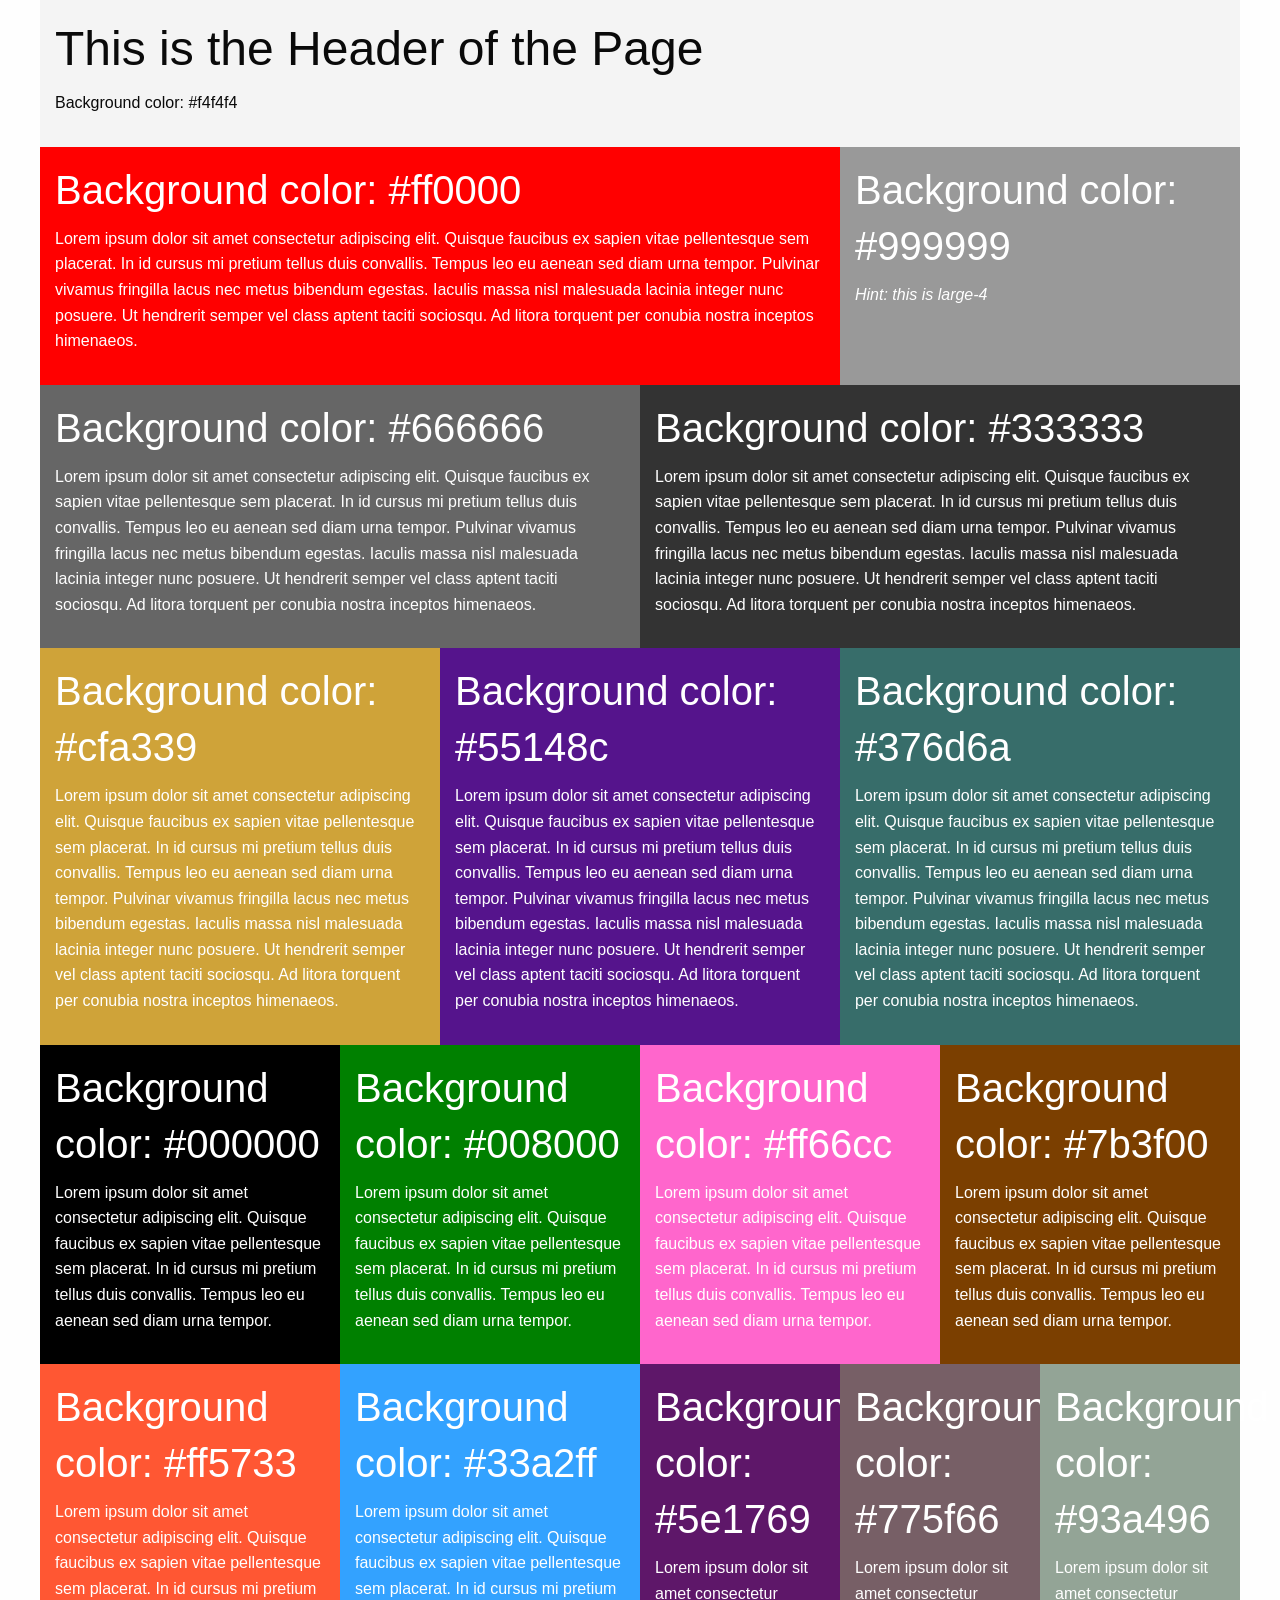
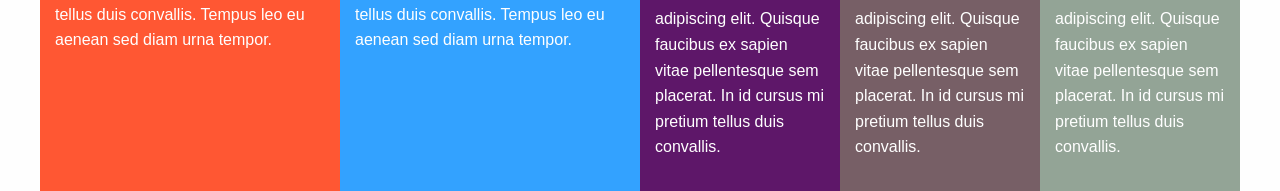
<file: colored_boxes/index.html>
<!doctype html>
<html class="no-js" lang="en" dir="ltr">
<head>
<meta charset="utf-8">
<meta http-equiv="x-ua-compatible" content="ie=edge">
<meta name="viewport" content="width=device-width, initial-scale=1.0">
<title>Foundation for Sites</title>
<link rel="stylesheet" href="css/foundation.css">
<link rel="stylesheet" href="css/app.css">
</head>
<body>

<div class="grid-container">
<div class="grid-x grid-padding-x grid-padding-y">

<!-- SINGLE LARGE 12 -->
<div class="large-12 medium-12 small-12 cell pageHeader">
<h1>This is the Header of the Page</h1>
<p>Background color: #f4f4f4</p>
</div>

<!-- RED BOX (8) -->
<div class ="large-8 medium-8 small-12 cell red">
<h2>Background color: #ff0000</h2>
<p>Lorem ipsum dolor sit amet consectetur adipiscing elit. Quisque faucibus ex sapien vitae pellentesque sem placerat. In id cursus mi pretium tellus duis convallis. Tempus leo eu aenean sed diam urna tempor. Pulvinar vivamus fringilla lacus nec metus bibendum egestas. Iaculis massa nisl malesuada lacinia integer nunc posuere. Ut hendrerit semper vel class aptent taciti sociosqu. Ad litora torquent per conubia nostra inceptos himenaeos.</p>
</div>

<!-- LIGHT GRAY (4)-->
<div class="large-4 medium-4 small-12 cell lightgray">
<h2>Background color: #999999</h2>
<p><em>Hint: this is large-4</em></p>
</div>

<!-- MID GRAY (6)-->
<div class ="large-6 medium-6 small-12 cell midgray">
<h2>Background color: #666666</h2>
<p>Lorem ipsum dolor sit amet consectetur adipiscing elit. Quisque faucibus ex sapien vitae pellentesque sem placerat. In id cursus mi pretium tellus duis convallis. Tempus leo eu aenean sed diam urna tempor. Pulvinar vivamus fringilla lacus nec metus bibendum egestas. Iaculis massa nisl malesuada lacinia integer nunc posuere. Ut hendrerit semper vel class aptent taciti sociosqu. Ad litora torquent per conubia nostra inceptos himenaeos.</p>
</div>

<!-- DARK GRAY (6)-->
<div class ="large-6 medium-6 small-12 cell darkgray">
<h2>Background color: #333333</h2>
<p>Lorem ipsum dolor sit amet consectetur adipiscing elit. Quisque faucibus ex sapien vitae pellentesque sem placerat. In id cursus mi pretium tellus duis convallis. Tempus leo eu aenean sed diam urna tempor. Pulvinar vivamus fringilla lacus nec metus bibendum egestas. Iaculis massa nisl malesuada lacinia integer nunc posuere. Ut hendrerit semper vel class aptent taciti sociosqu. Ad litora torquent per conubia nostra inceptos himenaeos.</p>
</div>

<!-- YELLOW (4)-->
<div class ="large-4 medium-4 small-12 cell yellow">
<h2>Background color: #cfa339</h2>
<p>Lorem ipsum dolor sit amet consectetur adipiscing elit. Quisque faucibus ex sapien vitae pellentesque sem placerat. In id cursus mi pretium tellus duis convallis. Tempus leo eu aenean sed diam urna tempor. Pulvinar vivamus fringilla lacus nec metus bibendum egestas. Iaculis massa nisl malesuada lacinia integer nunc posuere. Ut hendrerit semper vel class aptent taciti sociosqu. Ad litora torquent per conubia nostra inceptos himenaeos.</p>
</div>

<!-- PURPLE (4)-->
<div class ="large-4 medium-4 small-12 cell purple">
<h2>Background color: #55148c</h2>
<p>Lorem ipsum dolor sit amet consectetur adipiscing elit. Quisque faucibus ex sapien vitae pellentesque sem placerat. In id cursus mi pretium tellus duis convallis. Tempus leo eu aenean sed diam urna tempor. Pulvinar vivamus fringilla lacus nec metus bibendum egestas. Iaculis massa nisl malesuada lacinia integer nunc posuere. Ut hendrerit semper vel class aptent taciti sociosqu. Ad litora torquent per conubia nostra inceptos himenaeos.</p>
</div>

<!-- TEAL (4)-->
<div class ="large-4 medium-4 small-12 cell teal">
<h2>Background color: #376d6a</h2>
<p>Lorem ipsum dolor sit amet consectetur adipiscing elit. Quisque faucibus ex sapien vitae pellentesque sem placerat. In id cursus mi pretium tellus duis convallis. Tempus leo eu aenean sed diam urna tempor. Pulvinar vivamus fringilla lacus nec metus bibendum egestas. Iaculis massa nisl malesuada lacinia integer nunc posuere. Ut hendrerit semper vel class aptent taciti sociosqu. Ad litora torquent per conubia nostra inceptos himenaeos.</p>
</div>

<!-- BLACK (3)-->
<div class ="large-3 medium-6 small-12 cell black">
<h2>Background color: #000000</h2>
<p>Lorem ipsum dolor sit amet consectetur adipiscing elit. Quisque faucibus ex sapien vitae pellentesque sem placerat. In id cursus mi pretium tellus duis convallis. Tempus leo eu aenean sed diam urna tempor.</p>
</div>

<!-- GREEN (3)-->
<div class ="large-3 medium-6 small-12 cell green">
<h2>Background color: #008000</h2>
<p>Lorem ipsum dolor sit amet consectetur adipiscing elit. Quisque faucibus ex sapien vitae pellentesque sem placerat. In id cursus mi pretium tellus duis convallis. Tempus leo eu aenean sed diam urna tempor.</p>
</div>

<!-- PINK (3)-->
<div class ="large-3 medium-6 small-12 cell pink">
<h2>Background color: #ff66cc</h2>
<p>Lorem ipsum dolor sit amet consectetur adipiscing elit. Quisque faucibus ex sapien vitae pellentesque sem placerat. In id cursus mi pretium tellus duis convallis. Tempus leo eu aenean sed diam urna tempor.</p>
</div>

<!-- BROWN (3)-->
<div class ="large-3 medium-6 small-12 cell brown">
<h2>Background color: #7b3f00</h2>
<p>Lorem ipsum dolor sit amet consectetur adipiscing elit. Quisque faucibus ex sapien vitae pellentesque sem placerat. In id cursus mi pretium tellus duis convallis. Tempus leo eu aenean sed diam urna tempor.</p>
</div>


<!-- ORANGE (3)-->
<div class ="large-3 medium-4 small-12 cell orange">
<h2>Background color: #ff5733</h2>
<p>Lorem ipsum dolor sit amet consectetur adipiscing elit. Quisque faucibus ex sapien vitae pellentesque sem placerat. In id cursus mi pretium tellus duis convallis. Tempus leo eu aenean sed diam urna tempor.</p>
</div>

<!-- LIGHT BLUE (3)-->
<div class ="large-3 medium-4 small-12 cell lightblue">
<h2>Background color: #33a2ff</h2>
<p>Lorem ipsum dolor sit amet consectetur adipiscing elit. Quisque faucibus ex sapien vitae pellentesque sem placerat. In id cursus mi pretium tellus duis convallis. Tempus leo eu aenean sed diam urna tempor.</p>
</div>

<!-- DARK PURPLE (2)-->
<div class="large-2 medium-4 small-12 cell darkpurple">
<h2>Background color: #5e1769</h2>
<p>Lorem ipsum dolor sit amet consectetur adipiscing elit. Quisque faucibus ex sapien vitae pellentesque sem placerat. In id cursus mi pretium tellus duis convallis.</p>
</div>

<!-- MAGENTA(ish) (2)-->
<div class="large-2 medium-4 small-12 cell magenta">
<h2>Background color: #775f66</h2>
<p>Lorem ipsum dolor sit amet consectetur adipiscing elit. Quisque faucibus ex sapien vitae pellentesque sem placerat. In id cursus mi pretium tellus duis convallis.</p>
</div>

<!-- LIGHT GREEN (2)-->
<div class="large-2 medium-4 small-12 cell lightgreen">
<h2>Background color: #93a496</h2>
<p>Lorem ipsum dolor sit amet consectetur adipiscing elit. Quisque faucibus ex sapien vitae pellentesque sem placerat. In id cursus mi pretium tellus duis convallis.</p>
</div>


</div>
</div>





<script src="js/vendor/jquery.js"></script>
<script src="js/vendor/what-input.js"></script>
<script src="js/vendor/foundation.js"></script>
<script src="js/app.js"></script>
</body>
</html>
</file>
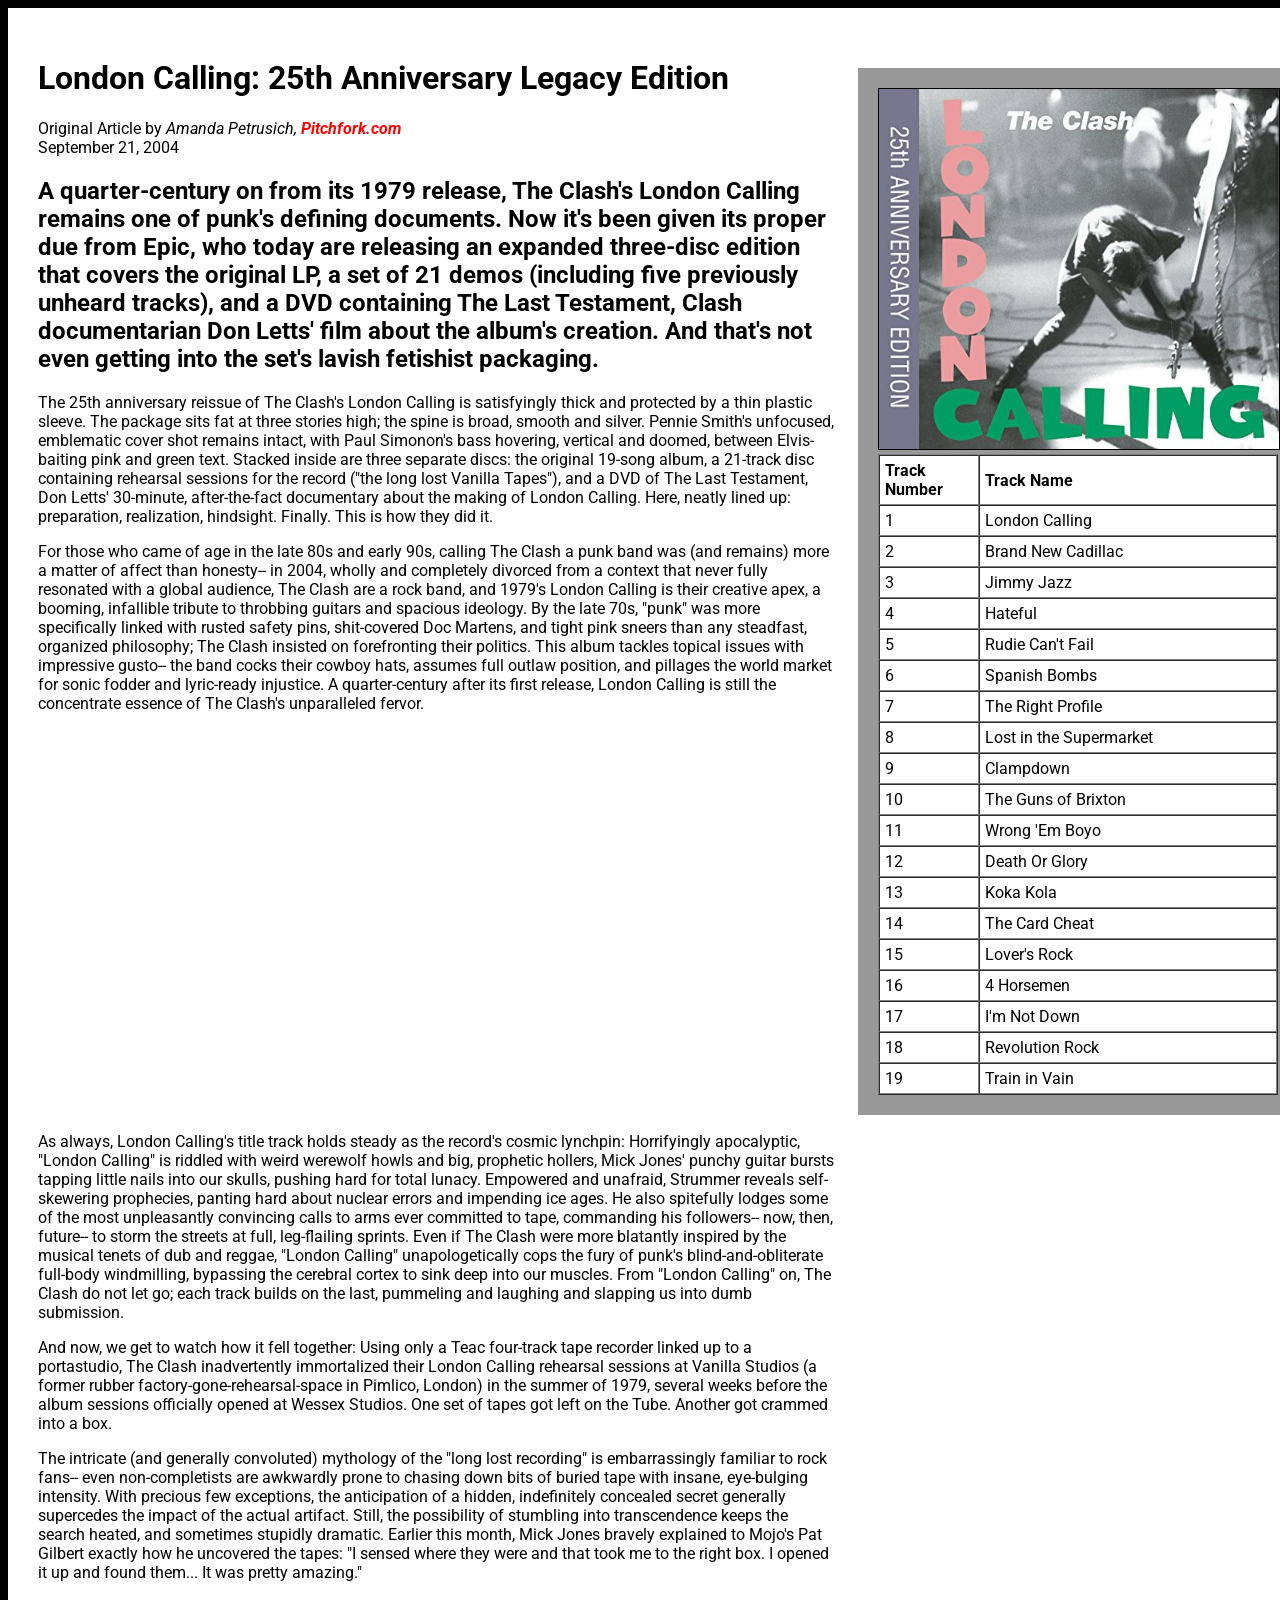
<file: debugging2/index.html>
<!doctype html>
<html lang="en">

<head>
<meta charset="utf-8">
<title>London Calling: 25th Anniversary Legacy Edition</title>

<link rel="preconnect" href="https://fonts.googleapis.com"> 
<link rel="preconnect" href="https://fonts.gstatic.com" crossorigin> 
<link href="https://fonts.googleapis.com/css2?family=Roboto:wght@300;700&display=swap" rel="stylesheet">

<style type="text/css">

body {
  font-family: 'Roboto', sans-serif;
  background-color: #000000;
}
a {color: #ff0000;
text-decoration: none;
font-weight: bold;}
a:hover {color: #0071ce;}

</style>

</head>

<body>

<div style="width:1300px; padding: 10px; float:left; background-color:#ffffff;">
<div style="width:800px; padding:20px; float:left;">
<h1>London Calling: 25th Anniversary Legacy Edition</h1>
<p>Original Article by <em>Amanda Petrusich, <a href="http://www.pitchfork.com">Pitchfork.com</a></em><br>
September 21, 2004</p>


<h2>A quarter-century on from its 1979 release, The Clash's London Calling remains one of punk's defining documents. Now it's been given its proper due from Epic, who today are releasing an expanded three-disc edition that covers the original LP, a set of 21 demos (including five previously unheard tracks), and a DVD containing The Last Testament, Clash documentarian Don Letts' film about the album's creation. And that's not even getting into the set's lavish fetishist packaging.</h2>


<p>The 25th anniversary reissue of The Clash's London Calling is satisfyingly thick and protected by a thin plastic sleeve. The package sits fat at three stories high; the spine is broad, smooth and silver. Pennie Smith's unfocused, emblematic cover shot remains intact, with Paul Simonon's bass hovering, vertical and doomed, between Elvis-baiting pink and green text. Stacked inside are three separate discs: the original 19-song album, a 21-track disc containing rehearsal sessions for the record ("the long lost Vanilla Tapes"), and a DVD of The Last Testament, Don Letts' 30-minute, after-the-fact documentary about the making of London Calling. Here, neatly lined up: preparation, realization, hindsight. Finally. This is how they did it.</p>




<p>For those who came of age in the late 80s and early 90s, calling The Clash a punk band was (and remains) more a matter of affect than honesty-- in 2004, wholly and completely divorced from a context that never fully resonated with a global audience, The Clash are a rock band, and 1979's London Calling is their creative apex, a booming, infallible tribute to throbbing guitars and spacious ideology. By the late 70s, "punk" was more specifically linked with rusted safety pins, shit-covered Doc Martens, and tight pink sneers than any steadfast, organized philosophy; The Clash insisted on forefronting their politics. This album tackles topical issues with impressive gusto-- the band cocks their cowboy hats, assumes full outlaw position, and pillages the world market for sonic fodder and lyric-ready injustice. A quarter-century after its first release, London Calling is still the concentrate essence of The Clash's unparalleled fervor.</p>

<div style= "align:left; margin:50px 0 50px 100px"><iframe width="560" height="315" src="https://www.youtube.com/embed/EfK-WX2pa8c" frameborder="0" allow="accelerometer; autoplay; encrypted-media; gyroscope; picture-in-picture" allowfullscreen></iframe></div>

<p>As always, London Calling's title track holds steady as the record's cosmic lynchpin: Horrifyingly apocalyptic, "London Calling" is riddled with weird werewolf howls and big, prophetic hollers, Mick Jones' punchy guitar bursts tapping little nails into our skulls, pushing hard for total lunacy. Empowered and unafraid, Strummer reveals self-skewering prophecies, panting hard about nuclear errors and impending ice ages. He also spitefully lodges some of the most unpleasantly convincing calls to arms ever committed to tape, commanding his followers-- now, then, future-- to storm the streets at full, leg-flailing sprints. Even if The Clash were more blatantly inspired by the musical tenets of dub and reggae, "London Calling" unapologetically cops the fury of punk's blind-and-obliterate full-body windmilling, bypassing the cerebral cortex to sink deep into our muscles. From "London Calling" on, The Clash do not let go; each track builds on the last, pummeling and laughing and slapping us into dumb submission.</p>

<p>And now, we get to watch how it fell together: Using only a Teac four-track tape recorder linked up to a portastudio, The Clash inadvertently immortalized their London Calling rehearsal sessions at Vanilla Studios (a former rubber factory-gone-rehearsal-space in Pimlico, London) in the summer of 1979, several weeks before the album sessions officially opened at Wessex Studios. One set of tapes got left on the Tube. Another got crammed into a box.</p>

<p>The intricate (and generally convoluted) mythology of the "long lost recording" is embarrassingly familiar to rock fans-- even non-completists are awkwardly prone to chasing down bits of buried tape with insane, eye-bulging intensity. With precious few exceptions, the anticipation of a hidden, indefinitely concealed secret generally supercedes the impact of the actual artifact. Still, the possibility of stumbling into transcendence keeps the search heated, and sometimes stupidly dramatic. Earlier this month, Mick Jones bravely explained to Mojo's Pat Gilbert exactly how he uncovered the tapes: "I sensed where they were and that took me to the right box. I opened it up and found them... It was pretty amazing."</p>

</div>

<div style="width:400px; padding:20px; float: left; background-color:#999; margin-top:50px;">

<img src="images/theClash.jpg" alt="The Clash: London Calling" title="The Clash: London Calling" style="border:solid 1px black; width:100%;">

<table width="100%" border="1" cellspacing="0" cellpadding="5" style="background-color:#ffffff;">
<tr>
<td width="25%">
<strong>Track Number</strong>
</td>
<td width="75%">
<strong>Track Name</strong>
</td>
</tr>
<tr>
<td>1</td>
<td>London Calling</td>
</tr>
<tr>
<td>2</td>
<td>Brand New Cadillac</td>
<tr>
<tr>
<td>3</td>
<td>Jimmy Jazz</td>
</tr>
<tr>
<td>4</td>
<td>Hateful</td>
</tr>
<tr>
<td>5</td>
<td>Rudie Can't Fail</td>
</tr>
<tr>
<td>6</td>
<td>Spanish Bombs</td>
</tr>
<tr>
<td>7</td>
<td>The Right Profile</td>
</tr>
<tr>
<td>8</td>
<td>Lost in the Supermarket</td>
</tr>
<tr>
<td>9</td>
<td>Clampdown</td>
</tr>
<tr>
<td>10</td>
<td>The Guns of Brixton</td>
</tr>
<tr>
<td>11</td>
<td>Wrong 'Em Boyo</td>
</tr>
<tr>
<td>12</td>
<td>Death Or Glory</td>
</tr>
<tr>
<td>13</td>
<td>Koka Kola</td>
</tr>
<tr>
<td>14</td>
<td>The Card Cheat</td>
</tr>
<tr>
<td>15</td>
<td>Lover's Rock</td>
</tr>
<tr>
<td>16</td>
<td>4 Horsemen</td>
</tr>
<tr>
<td>17</td>
<td>I'm Not Down</td>
</tr>
<tr>
<td>18</td>
<td>Revolution Rock</td>
</tr>
<tr>
<td>19</td>
<td>Train in Vain</td>
</tr>
</table>

</div>




</body>
</html>
</file>
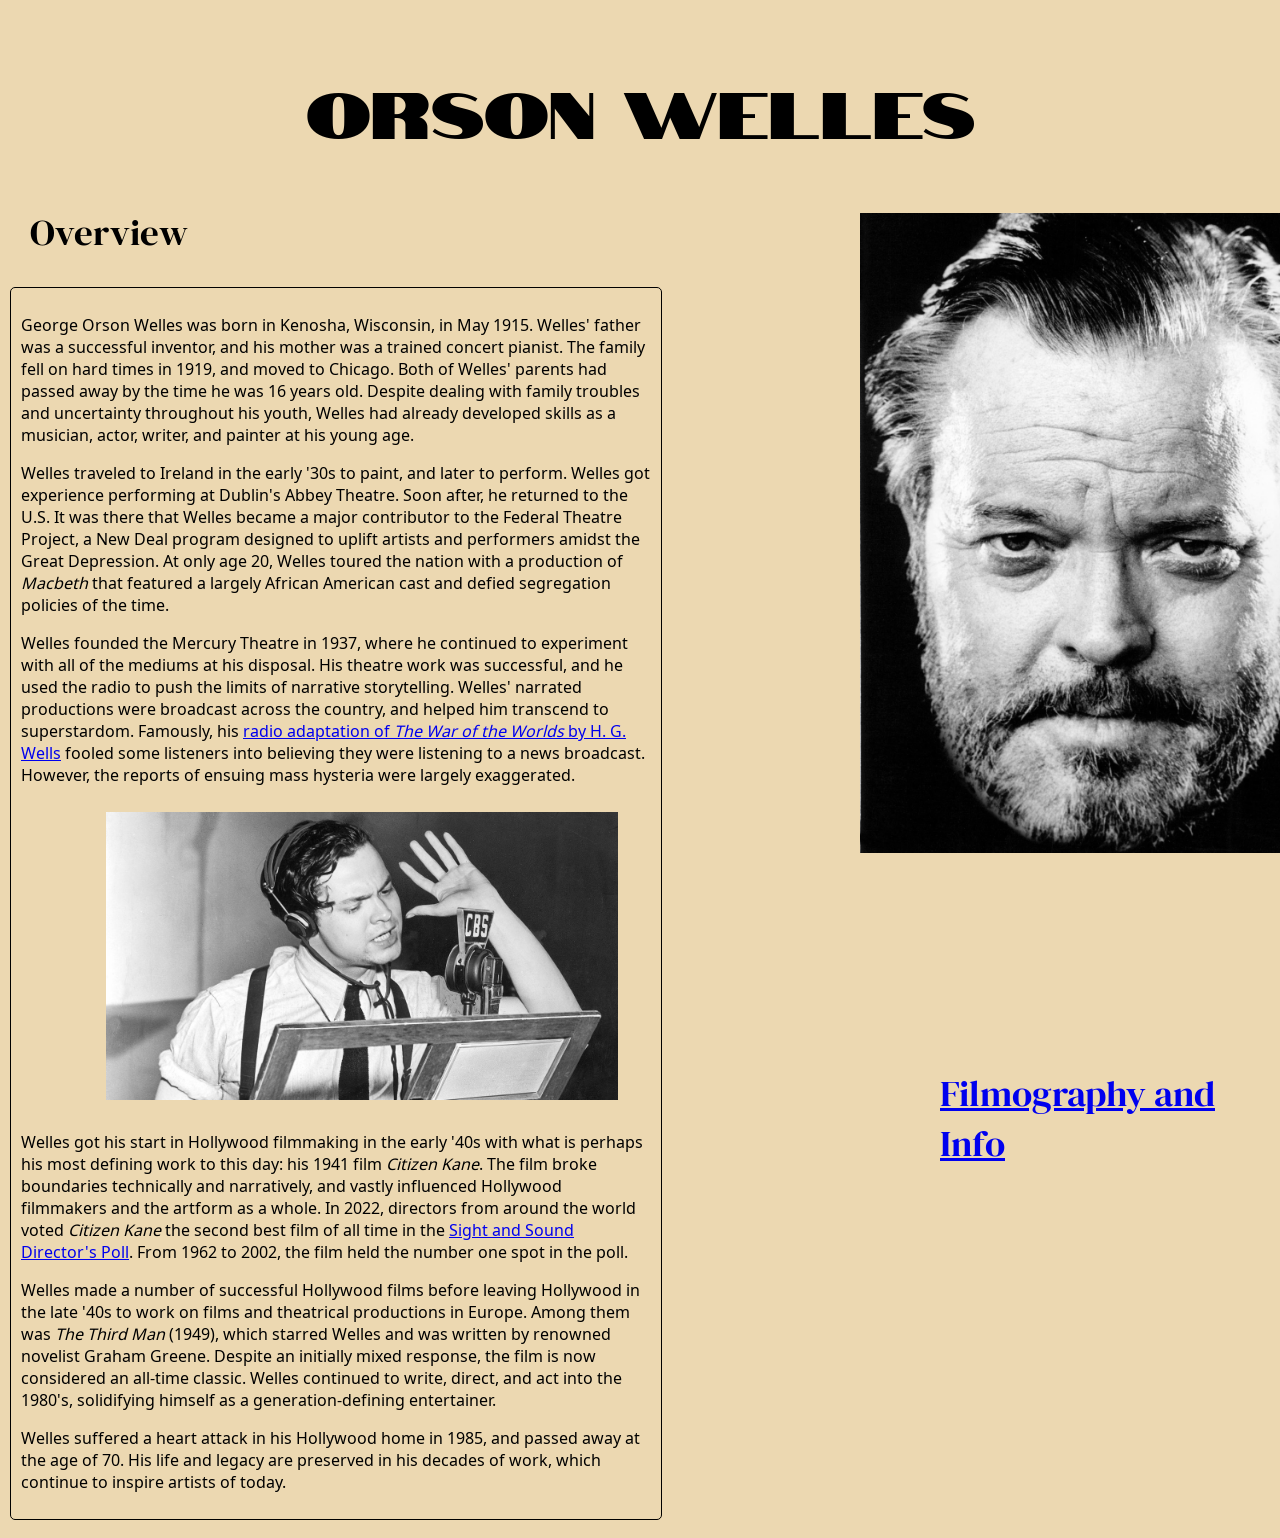
<file: fansite/index.html>
<!doctype html>

<html lang="en">

<head>
  <meta charset="utf-8">
  <title>Orson Welles Fanpage</title>
  <meta name="description" content="This fanpage is dedicated to the late Orson Welles, a renowned actor and revolutionary fimmaker.">
  <meta name="author" content="Insert the content author or owner name here">
  <link rel="preconnect" href="https://fonts.googleapis.com">
<link rel="preconnect" href="https://fonts.gstatic.com" crossorigin>
<link href="https://fonts.googleapis.com/css2?family=Notable&display=swap" rel="stylesheet">
<link rel="preconnect" href="https://fonts.googleapis.com">
<link rel="preconnect" href="https://fonts.gstatic.com" crossorigin>
<link href="https://fonts.googleapis.com/css2?family=DM+Serif+Display:ital@0;1&display=swap" rel="stylesheet">
<link rel="preconnect" href="https://fonts.googleapis.com">
<link rel="preconnect" href="https://fonts.gstatic.com" crossorigin>
<link href="https://fonts.googleapis.com/css2?family=DM+Serif+Display:ital@0;1&display=swap" rel="stylesheet">
<link rel="preconnect" href="https://fonts.googleapis.com">
<link rel="preconnect" href="https://fonts.gstatic.com" crossorigin>
<link href="https://fonts.googleapis.com/css2?family=DM+Serif+Display&family=Noto+Sans+Cypriot&display=swap" rel="stylesheet">

  <script src="scripts/script.js"></script>
  <link rel="stylesheet" href="css/style.css">

</head>


<body>

<h1>Orson Welles</h1>

<img src="images/welles1.jpg" alt="Orson Welles">

<h2>Overview</h2>

<div class="top_1">
<p>George Orson Welles was born in Kenosha, Wisconsin, in May 1915. Welles' father was a successful inventor, and his mother was a trained concert pianist. The family fell on hard times in 1919, and moved to Chicago. Both of Welles' parents had passed away by the time he was 16 years old. Despite dealing with family troubles and uncertainty throughout his youth, Welles had already developed skills as a musician, actor, writer, and painter at his young age.
</p>

<p>Welles traveled to Ireland in the early '30s to paint, and later to perform. Welles got experience performing at Dublin's Abbey Theatre. Soon after, he returned to the U.S. It was there that Welles became a major contributor to the Federal Theatre Project, a New Deal program designed to uplift artists and performers amidst the Great Depression. At only age 20, Welles toured the nation with a production of <em>Macbeth</em> that featured a largely African American cast and defied segregation policies of the time.
</p>

<p>Welles founded the Mercury Theatre in 1937, where he continued to experiment with all of the mediums at his disposal. His theatre work was successful, and he used the radio to push the limits of narrative storytelling. Welles' narrated productions were broadcast across the country, and helped him transcend to superstardom. Famously, his <a href="https://youtu.be/Xs0K4ApWl4g?si=zi7V5Y3uMGswNHsR" target="_blank">radio adaptation of <em>The War of the Worlds</em> by H. G. Wells</a> fooled some listeners into believing they were listening to a news broadcast. However, the reports of ensuing mass hysteria were largely exaggerated.</p>

<div class="pic"><img src = "images/wellesradio.jpg" alt="Welles performing on a radio broadcast">
</div>

<p>Welles got his start in Hollywood filmmaking in the early '40s with what is perhaps his most defining work to this day: his 1941 film <em>Citizen Kane</em>. The film broke boundaries technically and narratively, and vastly influenced Hollywood filmmakers and the artform as a whole. In 2022, directors from around the world voted <em>Citizen Kane</em> the second best film of all time in the <a href="https://www.bfi.org.uk/sight-and-sound/directors-100-greatest-films-all-time#rank-9" target="_blank">Sight and Sound Director's Poll</a>. From 1962 to 2002, the film held the number one spot in the poll.
</p>

<p>Welles made a number of successful Hollywood films before leaving Hollywood in the late '40s to work on films and theatrical productions in Europe. Among them was <em>The Third Man</em> (1949), which starred Welles and was written by renowned novelist Graham Greene. Despite an initially mixed response, the film is now considered an all-time classic. Welles continued to write, direct, and act into the 1980's, solidifying himself as a generation-defining entertainer.</p>

<p>Welles suffered a heart attack in his Hollywood home in 1985, and passed away at the age of 70. His life and legacy are preserved in his decades of work, which continue to inspire artists of today.</p>

</div>

<iframe width="560" height="315" src="https://www.youtube.com/embed/poy_IeHrbKM?si=SjzSVMnZSVWXmwBH" title="YouTube video player" frameborder="0" allow="accelerometer; autoplay; clipboard-write; encrypted-media; gyroscope; picture-in-picture; web-share" referrerpolicy="strict-origin-when-cross-origin" allowfullscreen></iframe>


<h3><a href="https://eputnam1.github.io/J352FALL2026/fansite/index2.html" target="_blank">Filmography and Info</a></h3>


</body>

</html>
</file>
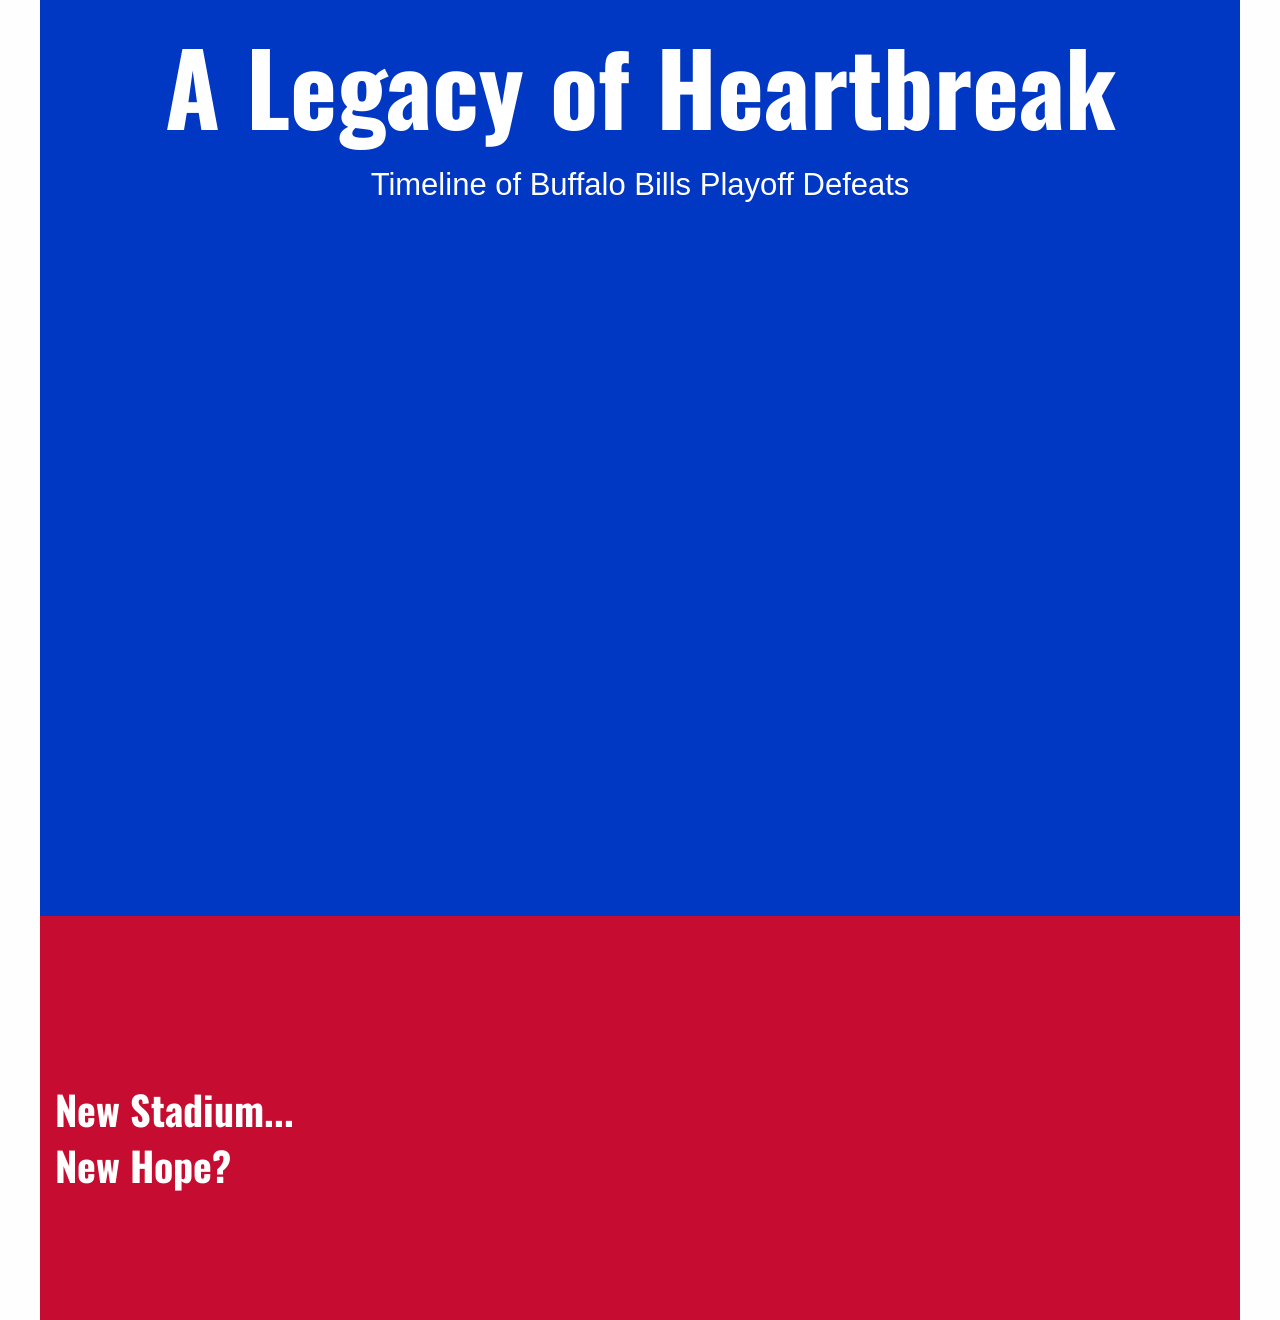
<file: Knightlabs/index.html>
<!doctype html>
<html class="no-js" lang="en" dir="ltr">
<head>
<meta charset="utf-8">
<meta http-equiv="x-ua-compatible" content="ie=edge">
<meta name="viewport" content="width=device-width, initial-scale=1.0">
<title>Bills Playoff Heartbreaks: A Timeline</title>

<!-- FONT -->
<link rel="preconnect" href="https://fonts.googleapis.com">
<link rel="preconnect" href="https://fonts.gstatic.com" crossorigin>
<link href="https://fonts.googleapis.com/css2?family=Oswald:wght@200..700&display=swap" rel="stylesheet">

<link rel="stylesheet" href="css/foundation.css">
<link rel="stylesheet" href="css/app.css">

</head>
<body>

<div class="grid-container">
<div class="grid-x grid-padding-x grid-padding-y">

<!-- HEADER 12 columns -->
<div class="large-12 medium-12 small-12 cell pageHeader">
<h1><strong>A Legacy of Heartbreak</strong></h1>
<h3>Timeline of Buffalo Bills Playoff Defeats</h3>
</div>

<!-- TIMELINE 12 columns -->
<div class="large-12 medium-12 small-12 cell timeLine">
<iframe src='https://cdn.knightlab.com/libs/timeline3/latest/embed/index.html?source=v2%3A2PACX-1vS8T-lHvMw_Hn1ysdI3qKjDGGlYHqudIlyEFMSqrifMAVUgBGI01Y9UhHeNgf1bN3ebOtDuNt1LY38_&font=Default&lang=en&initial_zoom=2&width=100%25&height=650' width='100%' height='650' webkitallowfullscreen mozallowfullscreen allowfullscreen frameborder='0'></iframe>
</div>

<!-- TEXT -->

<div class="large-4 medium-4 small-12 cell leftBox">
<h2><strong>New Stadium...<br>New Hope?</strong></h2>
</div>

<!-- JUXTAPOSE -->

<div class="large-8 medium-8 small-12 cell juxTa">
  <iframe frameborder="0" class="juxtapose" width="100%" height="367" src="https://cdn.knightlab.com/libs/juxtapose/latest/embed/index.html?uid=588479ca-ccbf-11f1-ba1b-0e6f42328d7d"></iframe>
</div>



</div>
</div>




<script src="js/vendor/jquery.js"></script>
<script src="js/vendor/what-input.js"></script>
<script src="js/vendor/foundation.js"></script>
<script src="js/app.js"></script>
</body>
</html>
</file>
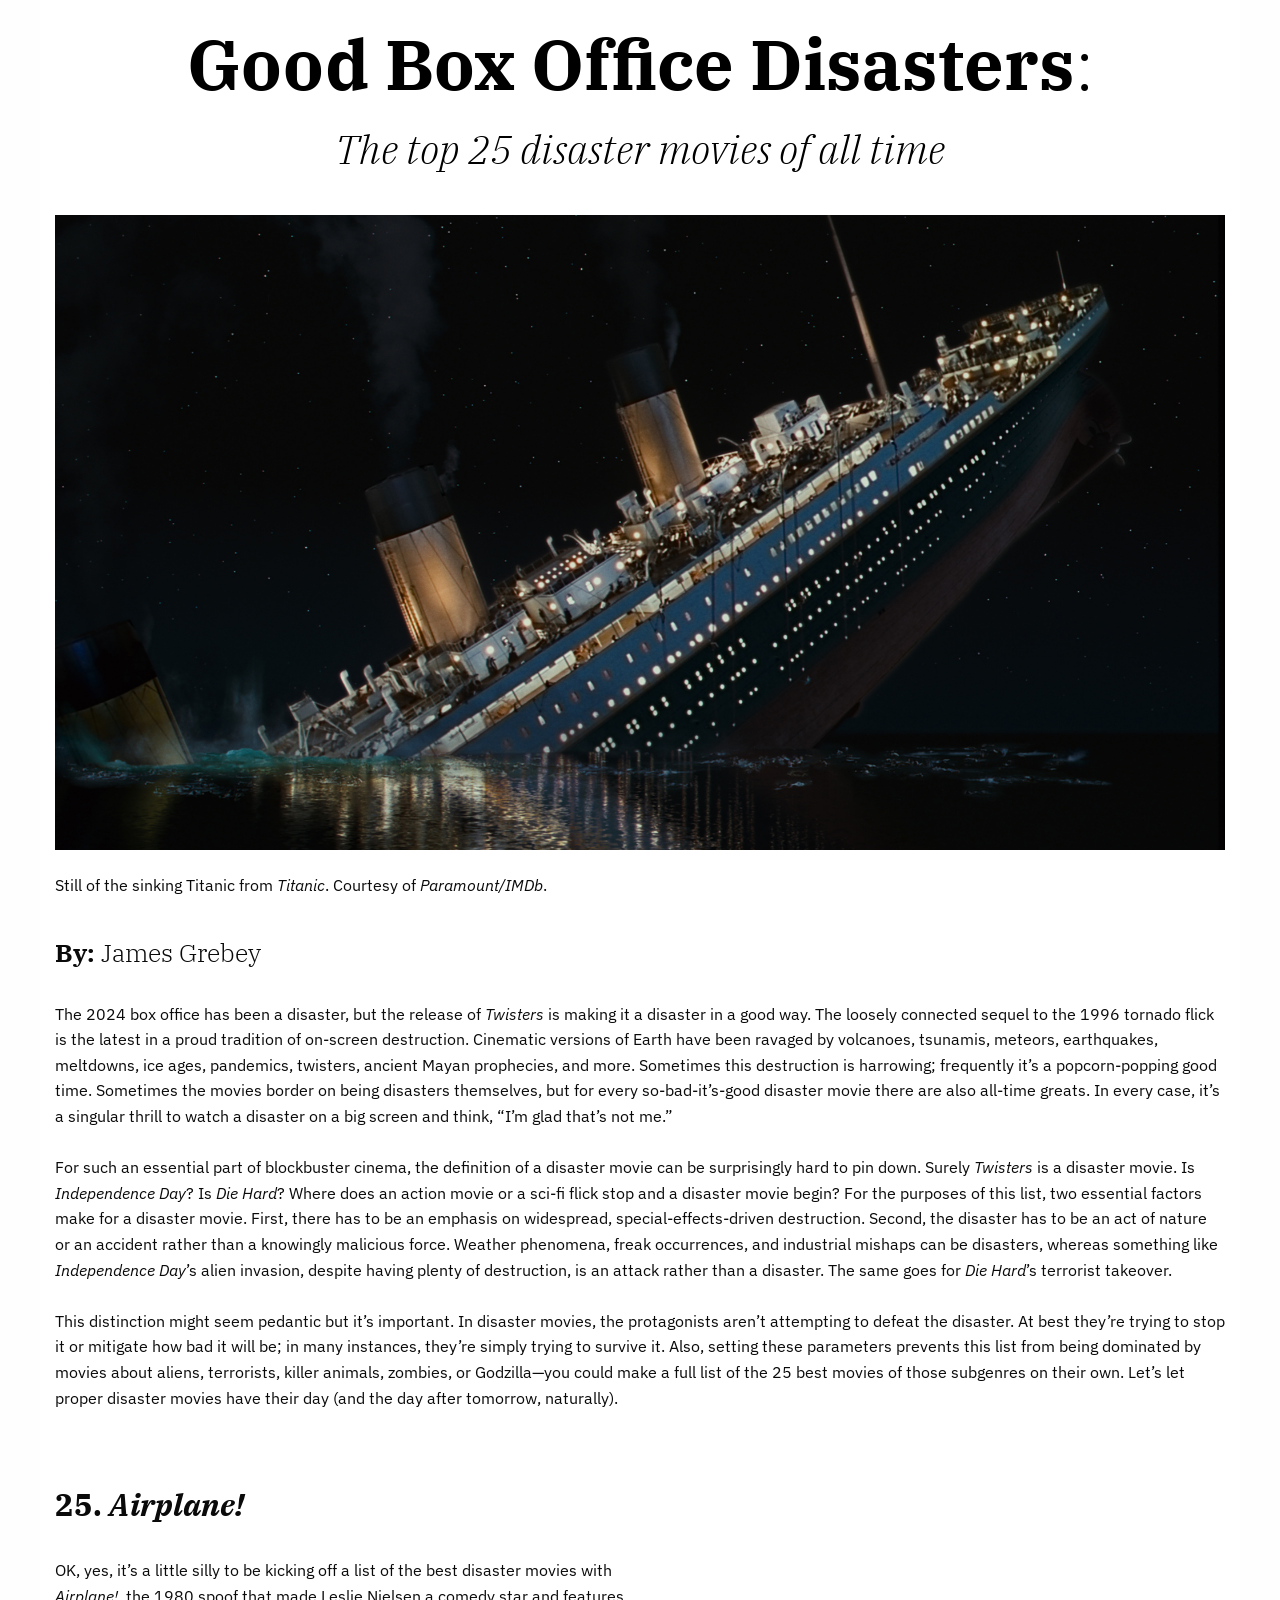
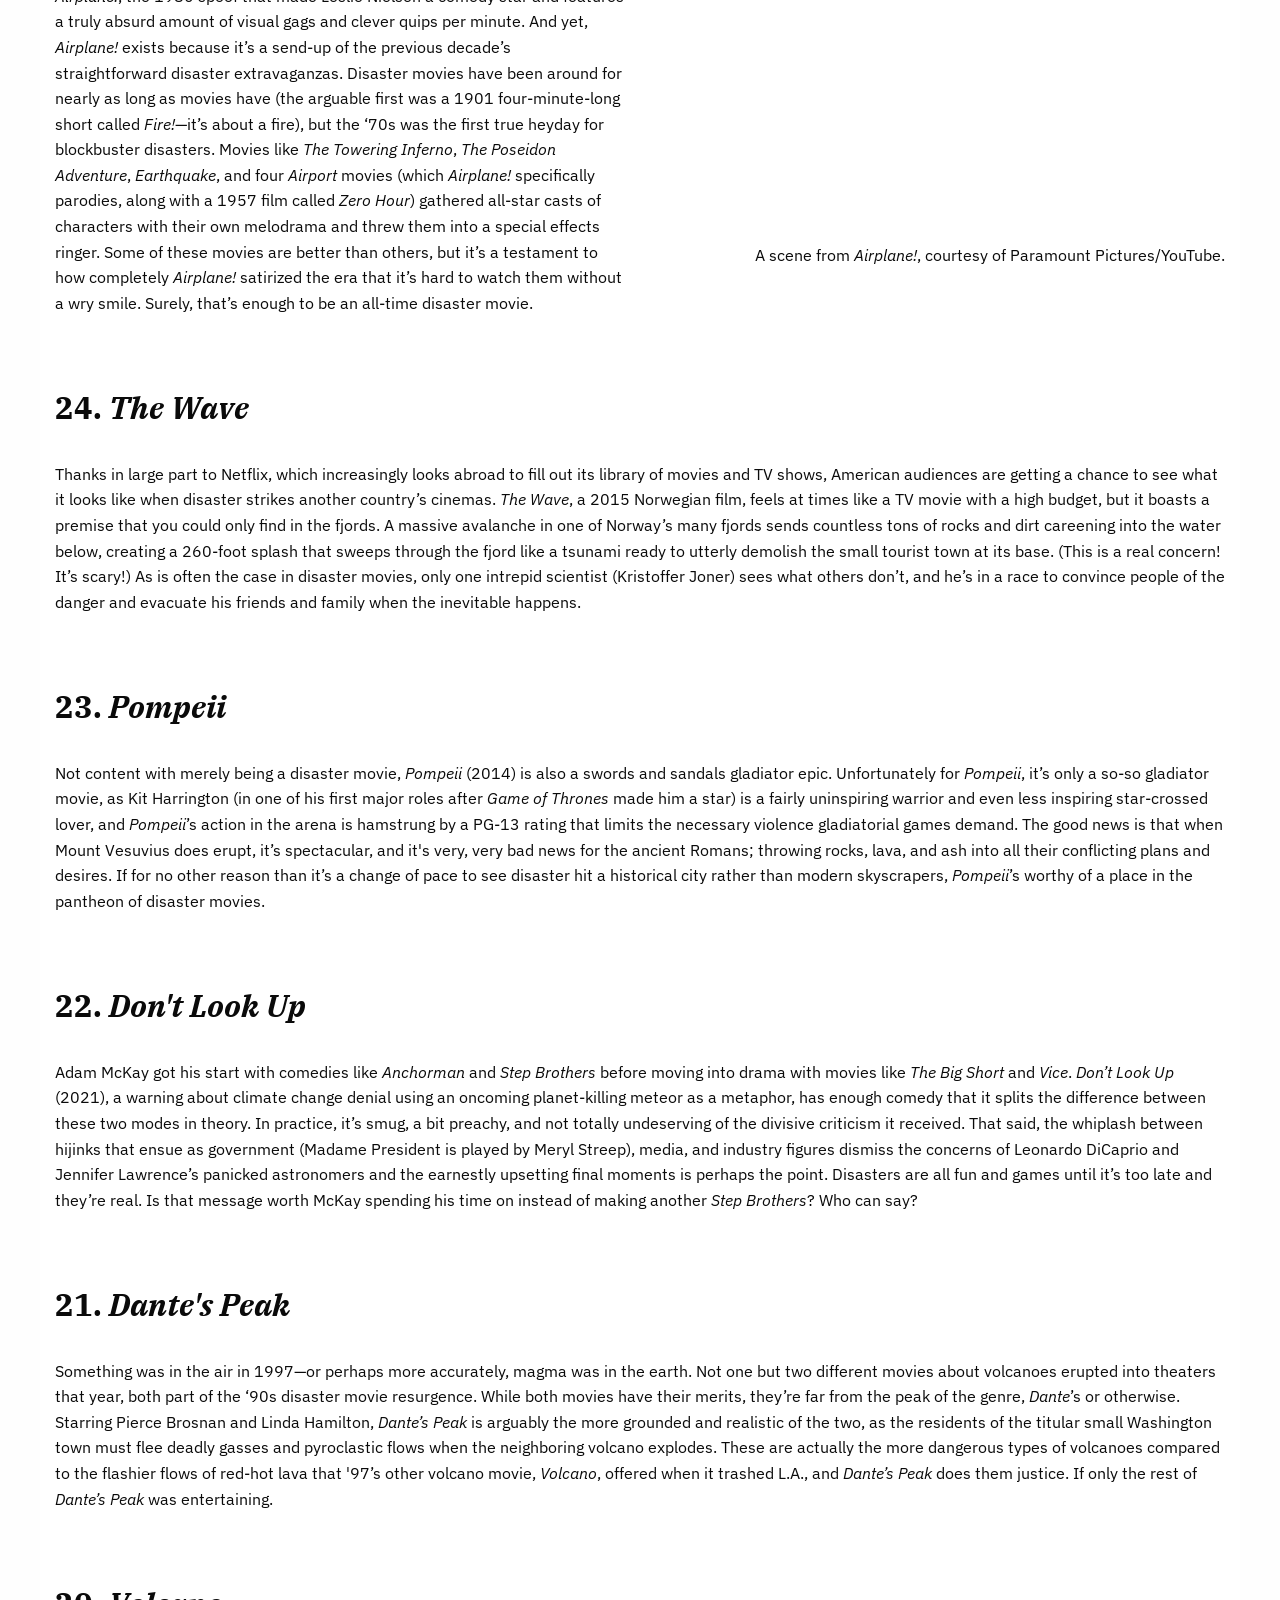
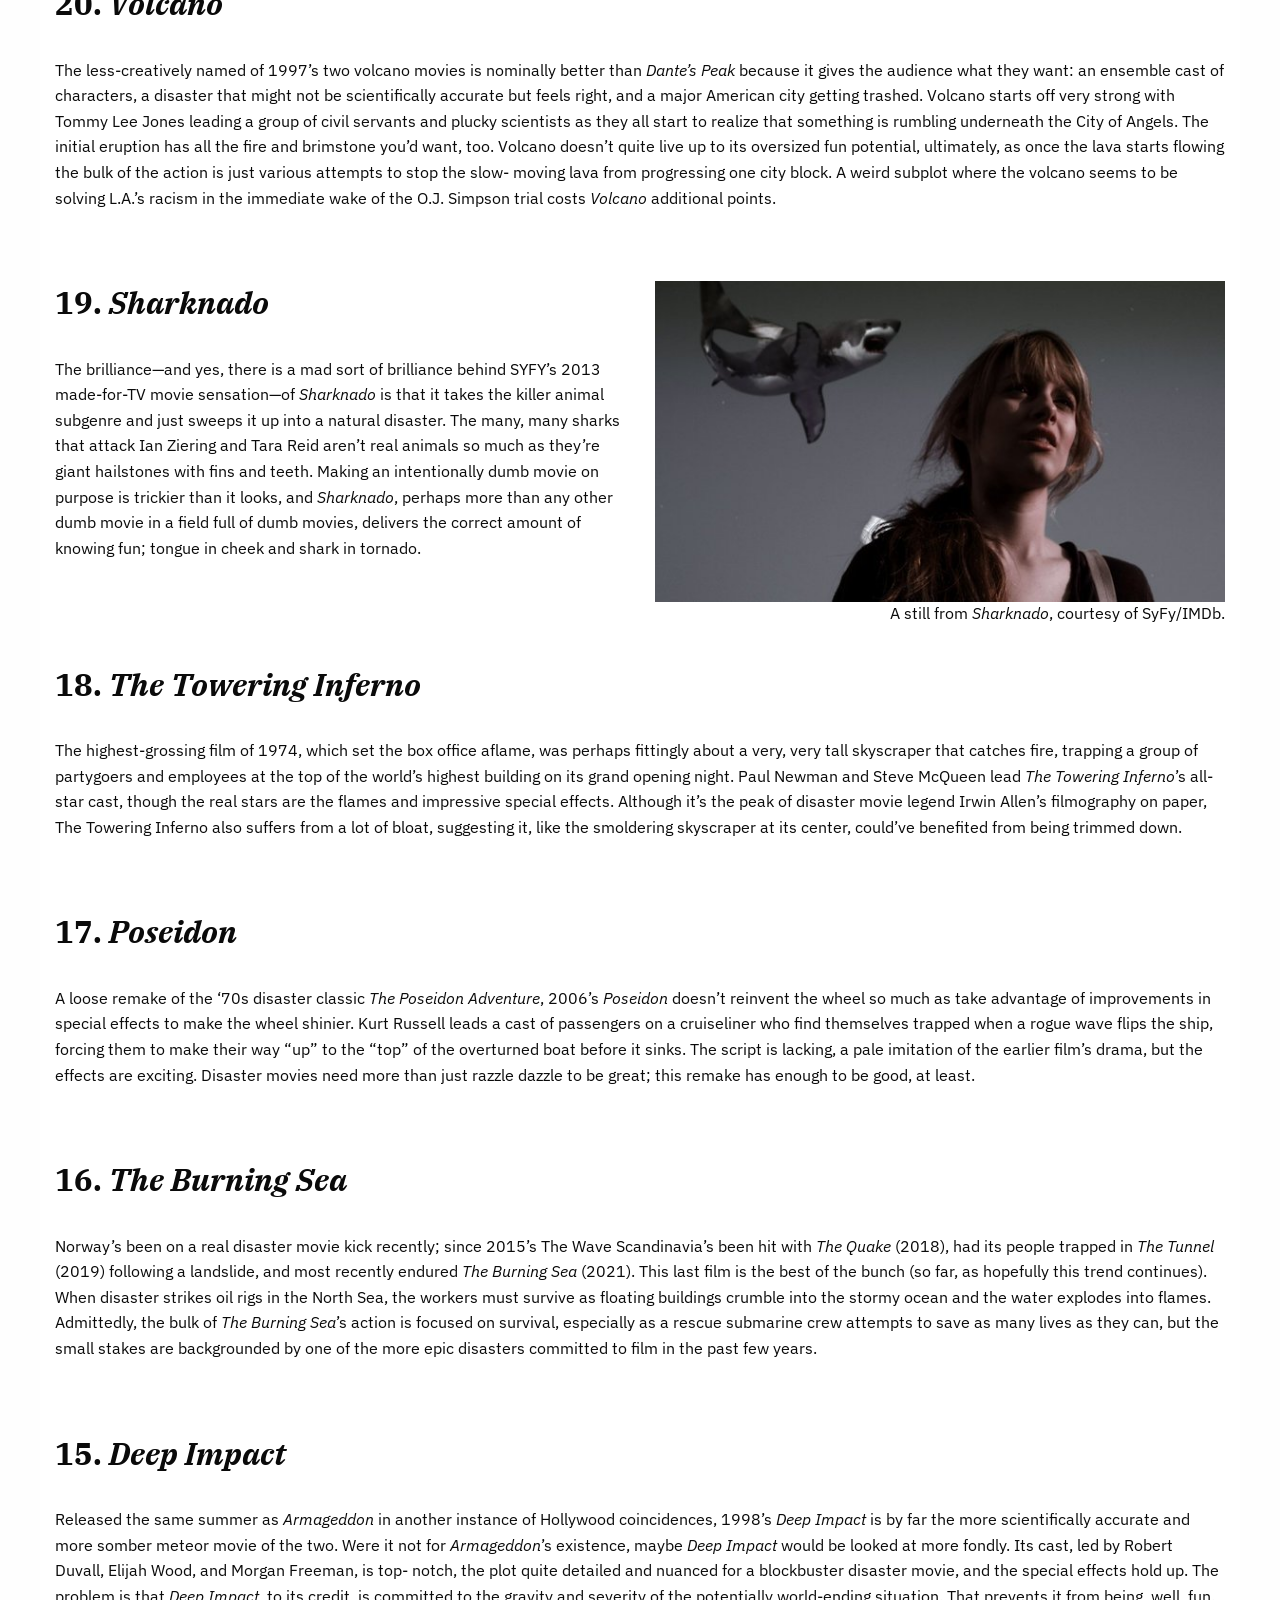
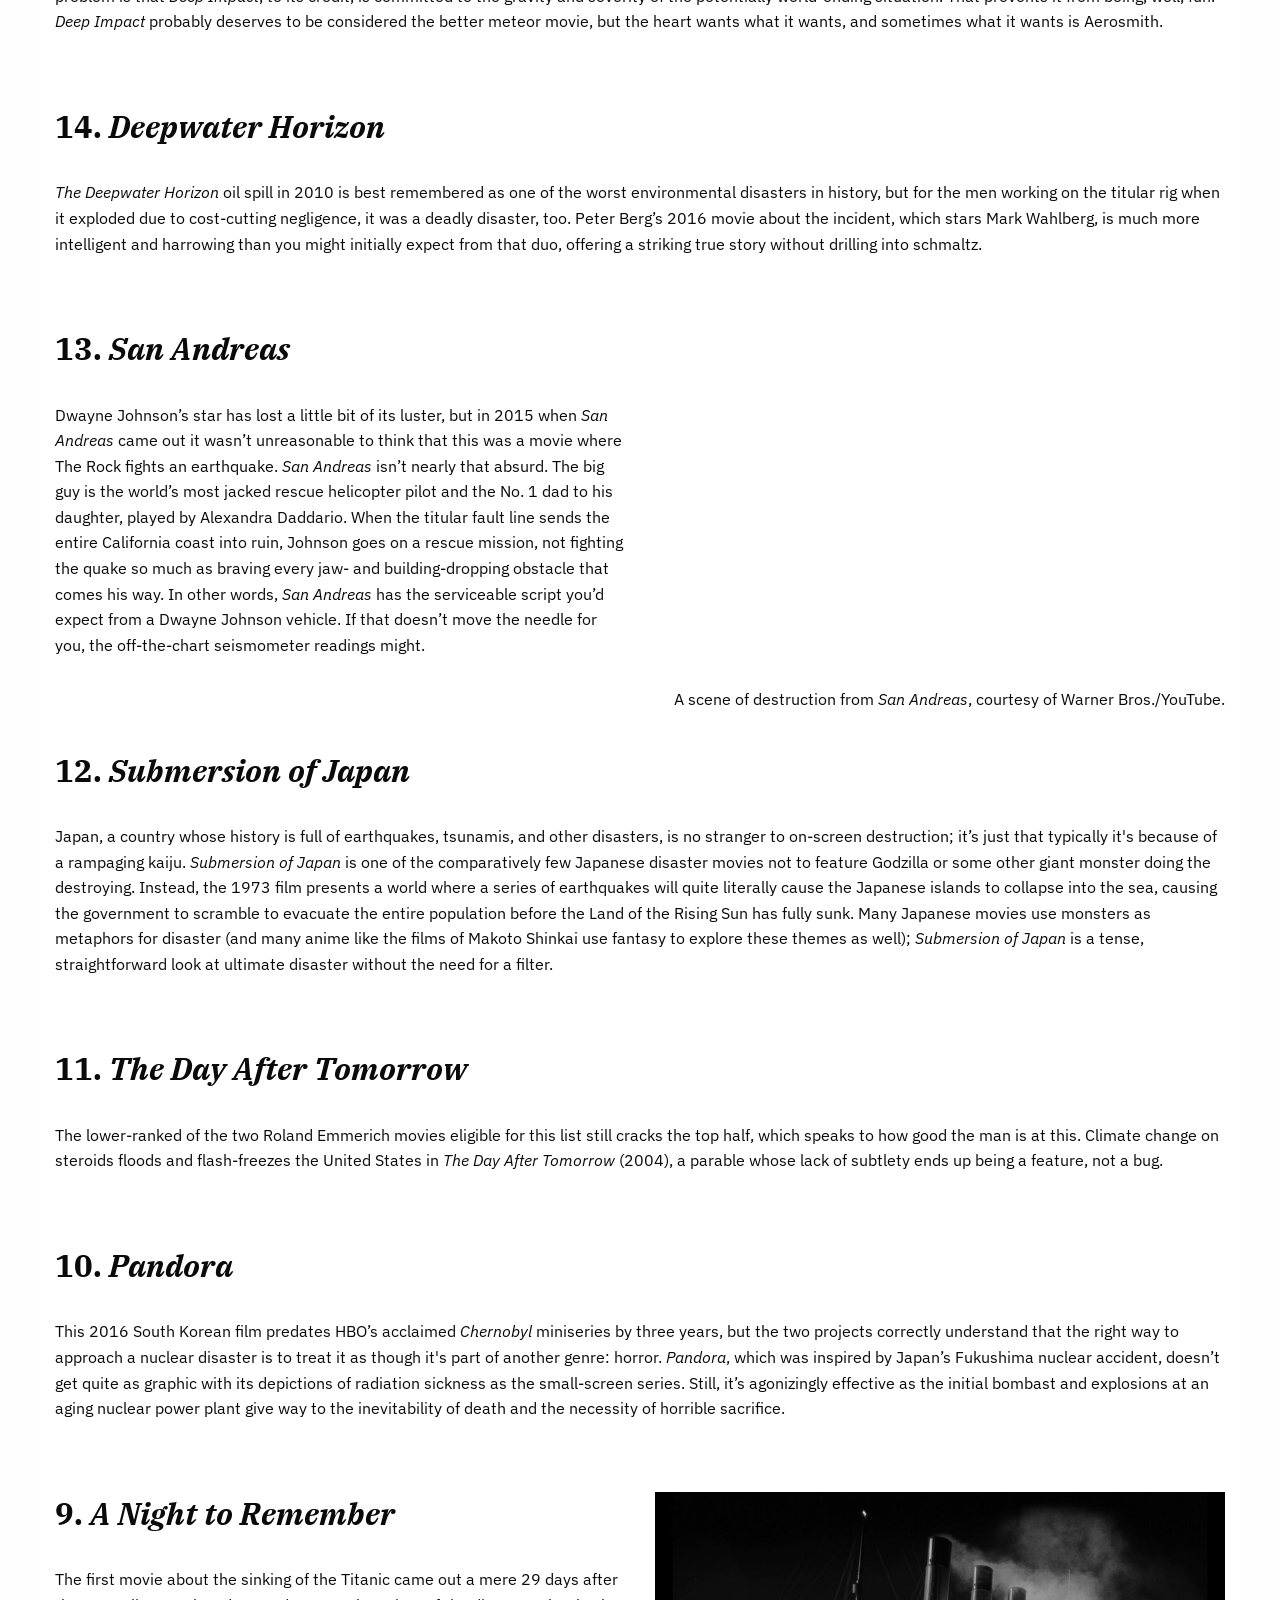
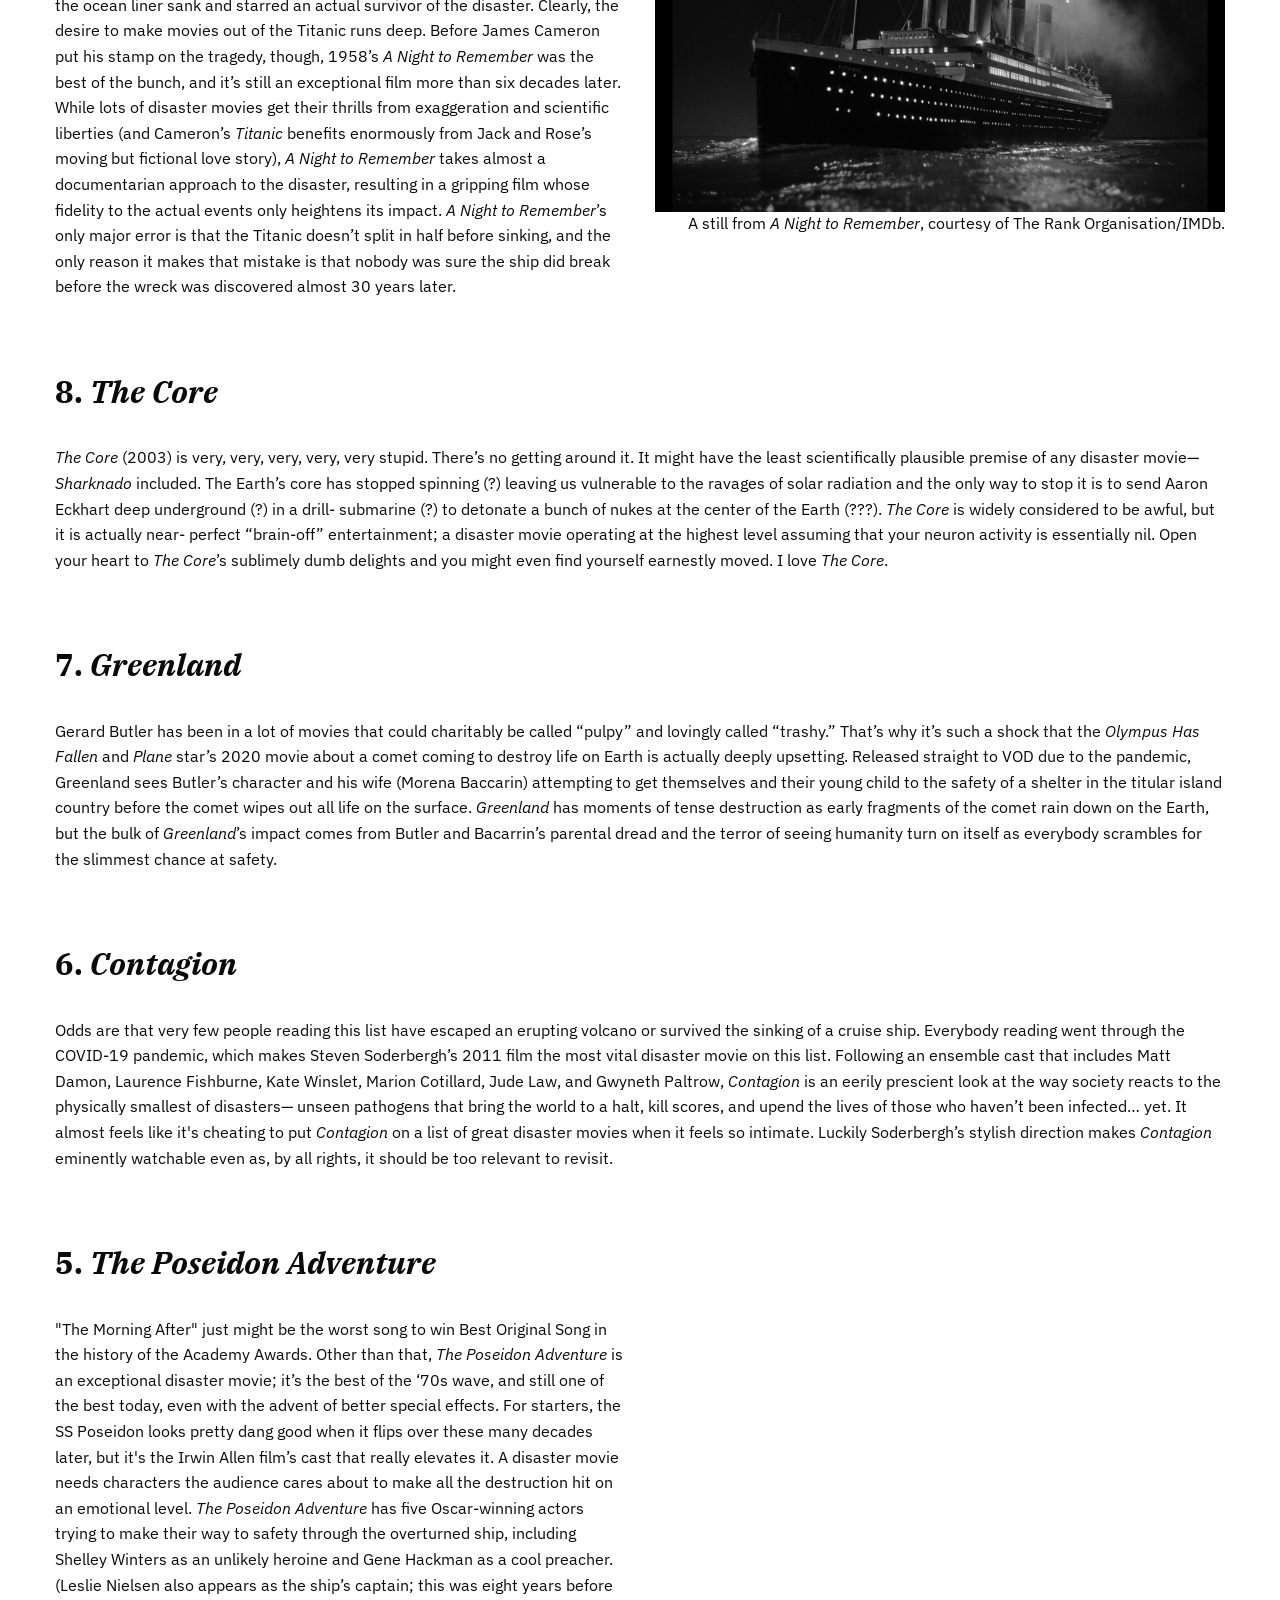
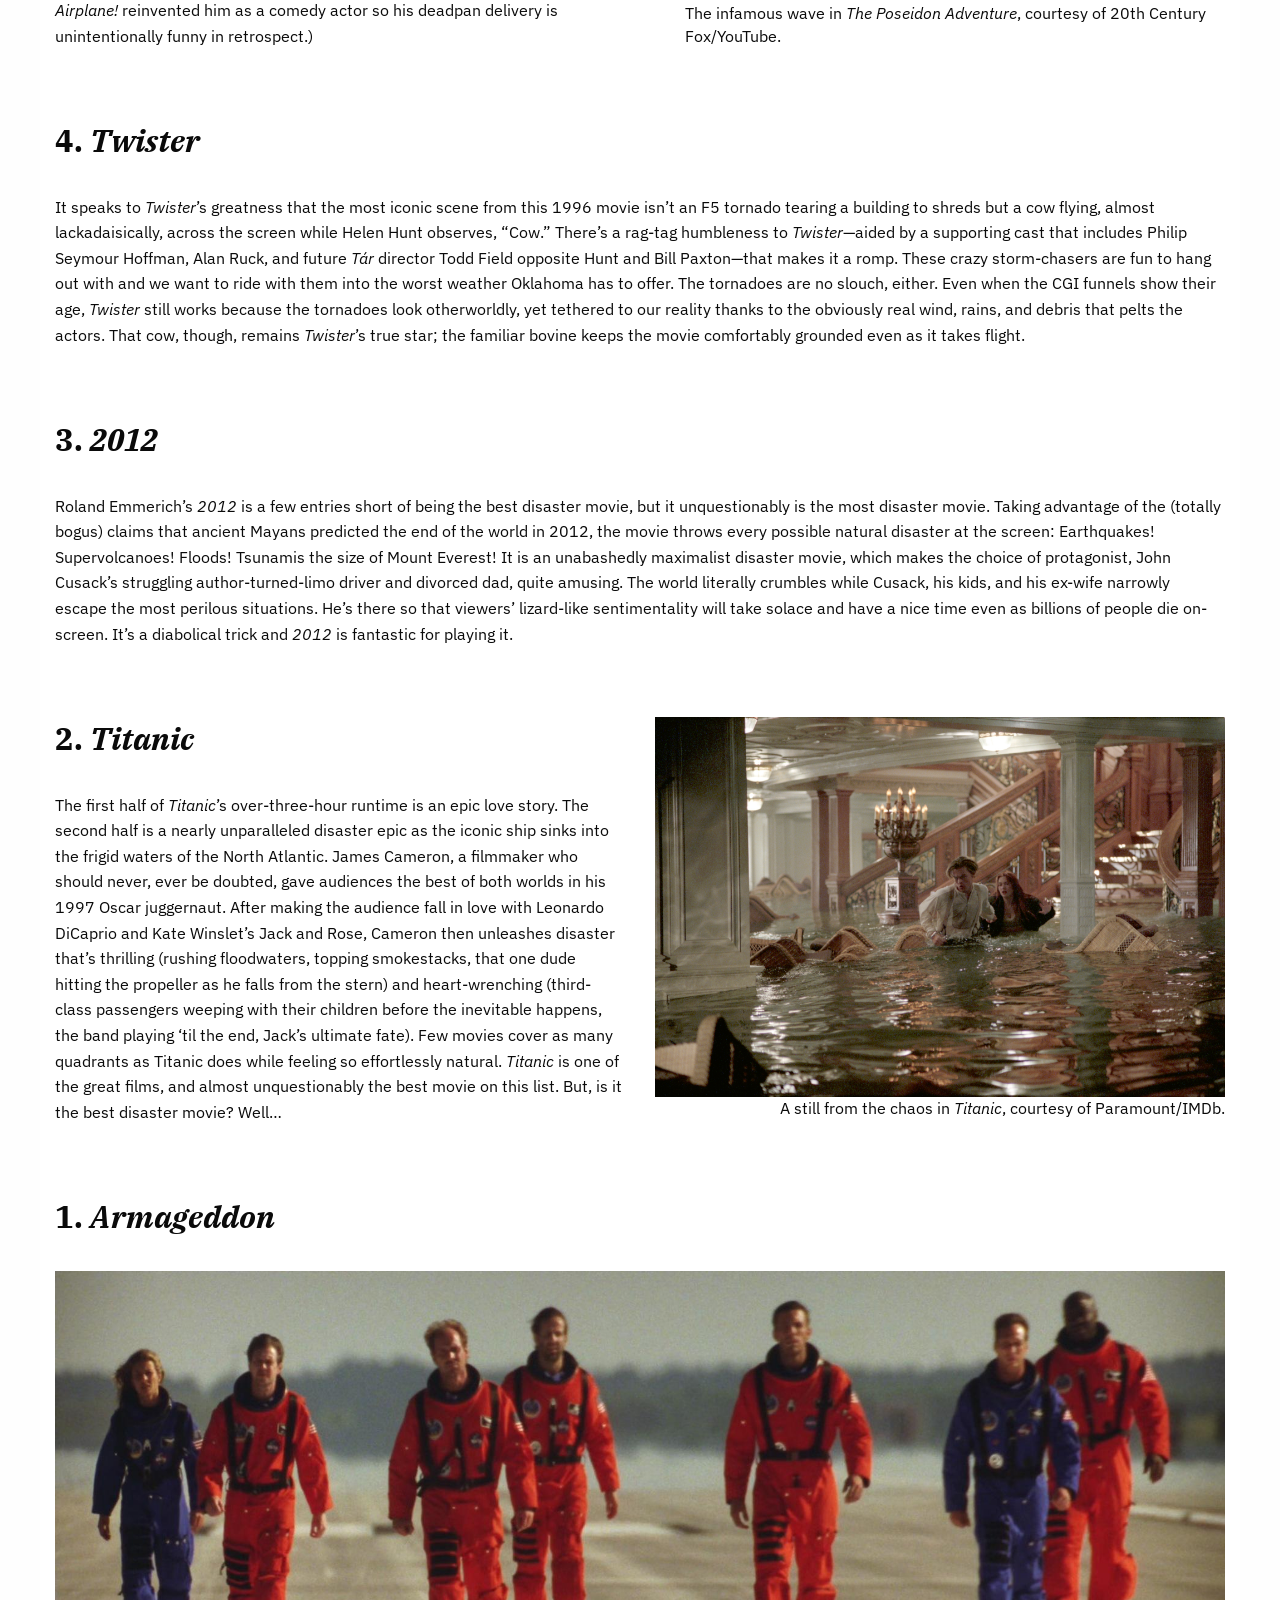
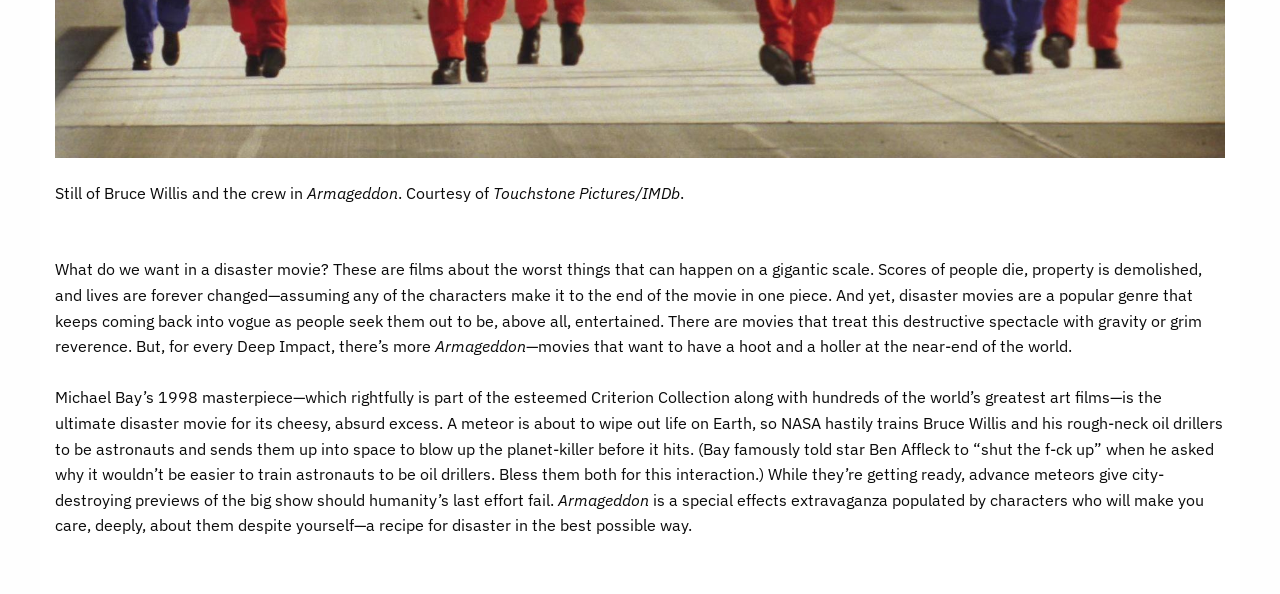
<file: midterm/index.html>
<!doctype html>
<html class="no-js" lang="en" dir="ltr">
<head>

<!-- ORIGINAL META TAGS -->
<meta charset="utf-8">
<meta http-equiv="x-ua-compatible" content="ie=edge">
<meta name="viewport" content="width=device-width, initial-scale=1.0">

<!-- Primary Meta Tags -->
<title>Top 25 Disaster Films</title>
<meta name="title" content="Top 25 Disaster Films" />
<meta name="description" content="From Titanic to Airplane!, these are the top 25 disaster films of all time." />

<!-- Open Graph / Facebook -->
<meta property="og:type" content="website" />
<meta property="og:url" content="https://metatags.io/" />
<meta property="og:title" content="Top 25 Disaster Films" />
<meta property="og:description" content="From Titanic to Airplane!, these are the top 25 disaster films of all time." />
<meta property="og:image" content="https://metatags.io/images/meta-tags.png" />

<!-- X (Twitter) -->
<meta property="twitter:card" content="summary_large_image" />
<meta property="twitter:url" content="https://metatags.io/" />
<meta property="twitter:title" content="Top 25 Disaster Films" />
<meta property="twitter:description" content="From Titanic to Airplane!, these are the top 25 disaster films of all time." />
<meta property="twitter:image" content="https://metatags.io/images/meta-tags.png" />

<!-- Meta Tags Generated with https://metatags.io -->

<title>Top 25 Disaster Films</title>
<link rel="stylesheet" href="css/foundation.css">
<link rel="stylesheet" href="css/app.css">

<!-- INSERT FONT -->
<link rel="preconnect" href="https://fonts.googleapis.com">
<link rel="preconnect" href="https://fonts.gstatic.com" crossorigin>
<link href="https://fonts.googleapis.com/css2?family=IBM+Plex+Serif:ital,wght@0,100;0,200;0,300;0,400;0,500;0,600;0,700;1,100;1,200;1,300;1,400;1,500;1,600;1,700&family=Noto+Sans+Sunuwar&display=swap" rel="stylesheet">

<link rel="preconnect" href="https://fonts.googleapis.com">
<link rel="preconnect" href="https://fonts.gstatic.com" crossorigin>
<link href="https://fonts.googleapis.com/css2?family=IBM+Plex+Sans:ital,wght@0,100..700;1,100..700&display=swap" rel="stylesheet">


</head>
<body>

<div class="grid-container">
<div class="grid-x grid-padding-x grid-padding-y">


<!-- HEADER -->

<div class="large-12 medium-12 small-12 cell pageHeader">
<h1><strong>Good Box Office Disasters</strong>:</h1>
<h3 style="font-family: IBM Plex Serif, serif;
  font-weight: 300;
  font-style: normal;
  text-align: center;
  font-size: 40px;"><em>The top 25 disaster movies of all time</em></h3>
</div>

<!-- MULTIMEDIA TOP -->

<div class="large-12 medium-12 small-12 cell oneBox">
  <img src="images/titanic1.jpg" alt="A still of the titular ship from Titanic as it sinks." title="Still from Titanic" width="1200">
<br><br>

  <h6 style="font-family: IBM Plex Sans, sans-serif;
  font-optical-sizing: auto;
  font-weight: <weight>;
  font-style: normal;
  font-variation-settings:
    wdth 100;">Still of the sinking Titanic from <em>Titanic</em>. Courtesy of <em>Paramount/IMDb</em>. </h6>
</div>


<div class="large-12 medium-12 small-12 cell oneBox">

<!--BYLINE-->

<h4 style="font-family: IBM Plex Serif, serif;
  font-weight: 300;
  font-style: normal;"><strong>By:</strong> James Grebey</h4><br>

<!-- TOP TEXT -->

<p>The 2024 box office has been a disaster, but the release of <em>Twisters</em> is making it a disaster in a good way. The loosely connected sequel to the 1996 tornado flick is the latest in a proud tradition of on-screen destruction. Cinematic versions of Earth have been ravaged by volcanoes, tsunamis, meteors, earthquakes, meltdowns, ice ages, pandemics, twisters, ancient Mayan prophecies, and more. Sometimes this destruction is harrowing; frequently it’s a popcorn-popping good time. Sometimes the movies border on being disasters themselves, but for every so-bad-it’s-good disaster movie there are also all-time greats. In every case, it’s a singular thrill to watch a disaster on a big screen and think, “I’m glad that’s not me.”
<br><br> 
For such an essential part of blockbuster cinema, the definition of a
disaster movie can be surprisingly hard to pin down. Surely <em>Twisters</em> is a
disaster movie. Is <em>Independence Day</em>? Is <em>Die Hard</em>? Where does an action
movie or a sci-fi flick stop and a disaster movie begin? For the purposes
of this list, two essential factors make for a disaster movie. First,
there has to be an emphasis on widespread, special-effects-driven
destruction. Second, the disaster has to be an act of nature or an
accident rather than a knowingly malicious force. Weather phenomena, freak
occurrences, and industrial mishaps can be disasters, whereas something
like <em>Independence Day</em>’s alien invasion, despite having plenty of
destruction, is an attack rather than a disaster. The same goes for <em>Die
Hard</em>’s terrorist takeover.
<br><br>
This distinction might seem pedantic but it’s important. In disaster
movies, the protagonists aren’t attempting to defeat the disaster. At best
they’re trying to stop it or mitigate how bad it will be; in many
instances, they’re simply trying to survive it. Also, setting these
parameters prevents this list from being dominated by movies about aliens,
terrorists, killer animals, zombies, or Godzilla—you could make a full
list of the 25 best movies of those subgenres on their own. Let’s let
proper disaster movies have their day (and the day after tomorrow,
naturally).
<br><br> 
</p></div>

<!-- 25 AIRPLANE -->

<div class="large-6 medium-6 small-12 cell oneBox">

<h3 style="font-family: IBM Plex Serif, serif;
  font-weight: 300;
  font-style: normal;"><strong>25. <em>Airplane!</em></strong></h3><br>

  <p>OK, yes, it’s a little silly to be kicking off a list of the best disaster
movies with <em>Airplane!</em>, the 1980 spoof that made Leslie Nielsen a comedy
star and features a truly absurd amount of visual gags and clever quips
per minute. And yet, <em>Airplane!</em> exists because it’s a send-up of the
previous decade’s straightforward disaster extravaganzas. Disaster movies
have been around for nearly as long as movies have (the arguable first was
a 1901 four-minute-long short called <em>Fire!</em>—it’s about a fire), but the
‘70s was the first true heyday for blockbuster disasters. Movies like <em>The
Towering Inferno</em>, <em>The Poseidon Adventure</em>, <em>Earthquake</em>, and four <em>Airport</em>
movies (which <em>Airplane!</em> specifically parodies, along with a 1957 film
called <em>Zero Hour</em>) gathered all-star casts of characters with their own
melodrama and threw them into a special effects ringer. Some of these
movies are better than others, but it’s a testament to how completely
<em>Airplane!</em> satirized the era that it’s hard to watch them without a wry
smile. Surely, that’s enough to be an all-time disaster movie.</p><br>

</div>

<!-- MULTIMEDIA COLUMN 2 -->

<div class="large-6 medium-6 small-12 cell twoBox">

<iframe style="margin-left: 20px; margin-top: 40px" width="560" height="315" src="https://www.youtube.com/embed/rBvkIRUw7B8?si=OhkNjan0P9gIg79v" title="YouTube video player" frameborder="0" allow="accelerometer; autoplay; clipboard-write; encrypted-media; gyroscope; picture-in-picture; web-share" referrerpolicy="strict-origin-when-cross-origin" allowfullscreen></iframe>

<!-- CAPTION/ATTRIBUTION -->

<h6 style="font-family: IBM Plex Sans, sans-serif;
  font-optical-sizing: auto;
  font-weight: <weight>;
  font-style: normal;
  font-variation-settings:
    wdth 100;
    float:right;">A scene from <em>Airplane!</em>, courtesy of Paramount Pictures/YouTube.</h6>

</div>



<!-- 24 THE WAVE -->

<div class="large-12 medium-12 small-12 cell oneBox">

<h3 style="font-family: IBM Plex Serif, serif;
  font-weight: 300;
  font-style: normal;"><strong>24. <em>The Wave</em></strong></h3><br>

  <p>Thanks in large part to Netflix, which increasingly looks abroad to fill
out its library of movies and TV shows, American audiences are getting a
chance to see what it looks like when disaster strikes another country’s
cinemas. <em>The Wave</em>, a 2015 Norwegian film, feels at times like a TV movie
with a high budget, but it boasts a premise that you could only find in
the fjords. A massive avalanche in one of Norway’s many fjords sends
countless tons of rocks and dirt careening into the water below, creating
a 260-foot splash that sweeps through the fjord like a tsunami ready to
utterly demolish the small tourist town at its base. (This is a real
concern! It’s scary!) As is often the case in disaster movies, only one
intrepid scientist (Kristoffer Joner) sees what others don’t, and he’s in
a race to convince people of the danger and evacuate his friends and
family when the inevitable happens.</p><br>

</div>

<!-- 23 Pompeii -->

<div class="large-12 medium-12 small-12 cell oneBox">

<h3 style="font-family: IBM Plex Serif, serif;
  font-weight: 300;
  font-style: normal;"><strong>23. <em>Pompeii</em></strong></h3><br>

  <p>Not content with merely being a disaster movie, <em>Pompeii</em> (2014) is also a
swords and sandals gladiator epic. Unfortunately for <em>Pompeii</em>, it’s only a
so-so gladiator movie, as Kit Harrington (in one of his first major roles
after <em>Game of Thrones</em> made him a star) is a fairly uninspiring warrior and
even less inspiring star-crossed lover, and <em>Pompeii</em>’s action in the arena
is hamstrung by a PG-13 rating that limits the necessary violence
gladiatorial games demand. The good news is that when Mount Vesuvius does
erupt, it’s spectacular, and it's very, very bad news for the ancient
Romans; throwing rocks, lava, and ash into all their conflicting plans and
desires. If for no other reason than it’s a change of pace to see disaster
hit a historical city rather than modern skyscrapers, <em>Pompeii</em>’s worthy of
a place in the pantheon of disaster movies.</p><br>

</div>

<!-- 22 Don't Look Up -->

<div class="large-12 medium-12 small-12 cell oneBox">

<h3 style="font-family: IBM Plex Serif, serif;
  font-weight: 300;
  font-style: normal;"><strong>22. <em>Don't Look Up</em></strong></h3><br>

  <p>Adam McKay got his start with comedies like <em>Anchorman</em> and <em>Step Brothers</em>
before moving into drama with movies like <em>The Big Short</em> and <em>Vice</em>. <em>Don’t
Look Up</em> (2021), a warning about climate change denial using an oncoming
planet-killing meteor as a metaphor, has enough comedy that it splits the
difference between these two modes in theory. In practice, it’s smug, a
bit preachy, and not totally undeserving of the divisive criticism it
received. That said, the whiplash between hijinks that ensue as government
(Madame President is played by Meryl Streep), media, and industry figures
dismiss the concerns of Leonardo DiCaprio and Jennifer Lawrence’s panicked
astronomers and the earnestly upsetting final moments is perhaps the
point. Disasters are all fun and games until it’s too late and they’re
real. Is that message worth McKay spending his time on instead of making
another <em>Step Brothers</em>? Who can say?</p><br>

</div>

<!-- 21 DANTE'S PEAK -->

<div class="large-12 medium-12 small-12 cell oneBox">

<h3 style="font-family: IBM Plex Serif, serif;
  font-weight: 300;
  font-style: normal;"><strong>21. <em>Dante's Peak</em></strong></h3><br>

  <p>Something was in the air in 1997—or perhaps more accurately, magma was in
the earth. Not one but two different movies about volcanoes erupted into
theaters that year, both part of the ‘90s disaster movie resurgence. While
both movies have their merits, they’re far from the peak of the genre,<em>
Dante</em>’s or otherwise. Starring Pierce Brosnan and Linda Hamilton, <em>Dante’s
Peak</em> is arguably the more grounded and realistic of the two, as the
residents of the titular small Washington town must flee deadly gasses and
pyroclastic flows when the neighboring volcano explodes. These are
actually the more dangerous types of volcanoes compared to the flashier
flows of red-hot lava that '97’s other volcano movie, <em>Volcano</em>, offered
when it trashed L.A., and <em>Dante’s Peak</em> does them justice. If only the rest
of <em>Dante’s Peak</em> was entertaining.</p><br>

</div>

<!-- 20 VOLCANO -->

<div class="large-12 medium-12 small-12 cell oneBox">

<h3 style="font-family: IBM Plex Serif, serif;
  font-weight: 300;
  font-style: normal;"><strong>20. <em>Volcano</em></strong></h3><br>

  <p>The less-creatively named of 1997’s two volcano movies is nominally better
than <em>Dante’s Peak</em> because it gives the audience what they want: an
ensemble cast of characters, a disaster that might not be scientifically
accurate but feels right, and a major American city getting trashed.
Volcano starts off very strong with Tommy Lee Jones leading a group of
civil servants and plucky scientists as they all start to realize that
something is rumbling underneath the City of Angels. The initial eruption
has all the fire and brimstone you’d want, too. Volcano doesn’t quite live
up to its oversized fun potential, ultimately, as once the lava starts
flowing the bulk of the action is just various attempts to stop the slow-
moving lava from progressing one city block. A weird subplot where the
volcano seems to be solving L.A.’s racism in the immediate wake of the
O.J. Simpson trial costs <em>Volcano</em> additional points.</p><br>

</div>

<!-- 19 SHARKNADO -->

<div class="large-6 medium-6 small-12 cell oneBox">

<h3 style="font-family: IBM Plex Serif, serif;
  font-weight: 300;
  font-style: normal;"><strong>19. <em>Sharknado</em></strong></h3><br>

  <p>The brilliance—and yes, there is a mad sort of brilliance behind SYFY’s
2013 made-for-TV movie sensation—of <em>Sharknado</em> is that it takes the killer
animal subgenre and just sweeps it up into a natural disaster. The many,
many sharks that attack Ian Ziering and Tara Reid aren’t real animals so
much as they’re giant hailstones with fins and teeth. Making an
intentionally dumb movie on purpose is trickier than it looks, and
<em>Sharknado</em>, perhaps more than any other dumb movie in a field full of dumb
movies, delivers the correct amount of knowing fun; tongue in cheek and
shark in tornado.</p><br>

</div>

<!-- MULTIMEDIA COLUMN 2 -->

<div class="large-6 medium-6 small-12 cell twoBox">

<img src="images/sharknado.jpg" alt="A still from the TV movie classic, Sharknado." title="Still from Sharknado">

<!-- CAPTION/ATTRIBUTION -->

<h6 style="font-family: IBM Plex Sans, sans-serif;
  font-optical-sizing: auto;
  font-weight: <weight>;
  font-style: normal;
  font-variation-settings:
    wdth 100;
    float:right;">A still from <em>Sharknado</em>, courtesy of SyFy/IMDb.</h6>

</div>

<!-- 18 THE TOWERING INFERNO -->

<div class="large-12 medium-12 small-12 cell oneBox">

<h3 style="font-family: IBM Plex Serif, serif;
  font-weight: 300;
  font-style: normal;"><strong>18. <em>The Towering Inferno</em></strong></h3><br>

  <p>The highest-grossing film of 1974, which set the box office aflame, was
perhaps fittingly about a very, very tall skyscraper that catches fire,
trapping a group of partygoers and employees at the top of the world’s
highest building on its grand opening night. Paul Newman and Steve McQueen
lead <em>The Towering Inferno</em>’s all-star cast, though the real stars are the
flames and impressive special effects. Although it’s the peak of disaster
movie legend Irwin Allen’s filmography on paper, The Towering Inferno also
suffers from a lot of bloat, suggesting it, like the smoldering skyscraper
at its center, could’ve benefited from being trimmed down.</p><br>

</div>

<!-- 17 POSEIDON -->

<div class="large-12 medium-12 small-12 cell oneBox">

<h3 style="font-family: IBM Plex Serif, serif;
  font-weight: 300;
  font-style: normal;"><strong>17. <em>Poseidon</em></strong></h3><br>

  <p>A loose remake of the ‘70s disaster classic <em>The Poseidon Adventure</em>, 2006’s
<em>Poseidon</em> doesn’t reinvent the wheel so much as take advantage of
improvements in special effects to make the wheel shinier. Kurt Russell
leads a cast of passengers on a cruiseliner who find themselves trapped
when a rogue wave flips the ship, forcing them to make their way “up” to
the “top” of the overturned boat before it sinks. The script is lacking, a
pale imitation of the earlier film’s drama, but the effects are exciting.
Disaster movies need more than just razzle dazzle to be great; this remake
has enough to be good, at least.</p><br>

</div>

<!-- 16 The Burning Sea -->

<div class="large-12 medium-12 small-12 cell oneBox">

<h3 style="font-family: IBM Plex Serif, serif;
  font-weight: 300;
  font-style: normal;"><strong>16. <em>The Burning Sea</em></strong></h3><br>

  <p>Norway’s been on a real disaster movie kick recently; since 2015’s The
Wave Scandinavia’s been hit with <em>The Quake</em> (2018), had its people trapped
in <em>The Tunnel</em> (2019) following a landslide, and most recently endured <em>The
Burning Sea</em> (2021). This last film is the best of the bunch (so far, as
hopefully this trend continues). When disaster strikes oil rigs in the
North Sea, the workers must survive as floating buildings crumble into the
stormy ocean and the water explodes into flames. Admittedly, the bulk of
<em>The Burning Sea</em>’s action is focused on survival, especially as a rescue
submarine crew attempts to save as many lives as they can, but the small
stakes are backgrounded by one of the more epic disasters committed to
film in the past few years.</p><br>

</div>

<!-- 15 Deep Impact -->

<div class="large-12 medium-12 small-12 cell oneBox">

<h3 style="font-family: IBM Plex Serif, serif;
  font-weight: 300;
  font-style: normal;"><strong>15. <em>Deep Impact</em></strong></h3><br>

  <p>Released the same summer as <em>Armageddon</em> in another instance of Hollywood
coincidences, 1998’s <em>Deep Impact</em> is by far the more scientifically
accurate and more somber meteor movie of the two. Were it not for
<em>Armageddon</em>’s existence, maybe <em>Deep Impact</em> would be looked at more fondly.
Its cast, led by Robert Duvall, Elijah Wood, and Morgan Freeman, is top-
notch, the plot quite detailed and nuanced for a blockbuster disaster
movie, and the special effects hold up. The problem is that <em>Deep Impact</em>,
to its credit, is committed to the gravity and severity of the potentially
world-ending situation. That prevents it from being, well, fun. <em>Deep
Impact</em> probably deserves to be considered the better meteor movie, but the
heart wants what it wants, and sometimes what it wants is Aerosmith.</p><br>

</div>

<!-- 14 Deepwater Horizon -->

<div class="large-12 medium-12 small-12 cell oneBox">

<h3 style="font-family: IBM Plex Serif, serif;
  font-weight: 300;
  font-style: normal;"><strong>14. <em>Deepwater Horizon</em></strong></h3><br>

  <p><em>The Deepwater Horizon</em> oil spill in 2010 is best remembered as one of the
worst environmental disasters in history, but for the men working on the
titular rig when it exploded due to cost-cutting negligence, it was a
deadly disaster, too. Peter Berg’s 2016 movie about the incident, which
stars Mark Wahlberg, is much more intelligent and harrowing than you might
initially expect from that duo, offering a striking true story without
drilling into schmaltz.</p><br>

</div>

<!-- 13 San Andreas -->

<div class="large-6 medium-6 small-12 cell oneBox">

<h3 style="font-family: IBM Plex Serif, serif;
  font-weight: 300;
  font-style: normal;"><strong>13. <em>San Andreas</em></strong></h3><br>

  <p>Dwayne Johnson’s star has lost a little bit of its luster, but in 2015
when <em>San Andreas</em> came out it wasn’t unreasonable to think that this was a
movie where The Rock fights an earthquake. <em>San Andreas</em> isn’t nearly that
absurd. The big guy is the world’s most jacked rescue helicopter pilot and
the No. 1 dad to his daughter, played by Alexandra Daddario. When the
titular fault line sends the entire California coast into ruin, Johnson
goes on a rescue mission, not fighting the quake so much as braving every
jaw- and building-dropping obstacle that comes his way. In other words,
<em>San Andreas</em> has the serviceable script you’d expect from a Dwayne Johnson
vehicle. If that doesn’t move the needle for you, the off-the-chart
seismometer readings might.</p><br>

</div>

<!-- MULTIMEDIA COLUMN 2 -->

<div class="large-6 medium-6 small-12 cell twoBox">

<iframe style="margin-left: 20px; margin-top: 40px" width="560" height="315" src="https://www.youtube.com/embed/n4bsNkDyF2s?si=qXbx397Wb80e7r8V&amp;start=6" title="YouTube video player" frameborder="0" allow="accelerometer; autoplay; clipboard-write; encrypted-media; gyroscope; picture-in-picture; web-share" referrerpolicy="strict-origin-when-cross-origin" allowfullscreen></iframe>

<!-- CAPTION/ATTRIBUTION -->

<h6 style="font-family: IBM Plex Sans, sans-serif;
  font-optical-sizing: auto;
  font-weight: <weight>;
  font-style: normal;
  font-variation-settings:
    wdth 100;
    float:right;">A scene of destruction from <em>San Andreas</em>, courtesy of Warner Bros./YouTube.</h6>

</div>

<!-- 12 Submersion of Japan-->

<div class="large-12 medium-12 small-12 cell oneBox">

<h3 style="font-family: IBM Plex Serif, serif;
  font-weight: 300;
  font-style: normal;"><strong>12. <em>Submersion of Japan</em></strong></h3><br>

  <p>Japan, a country whose history is full of earthquakes, tsunamis, and other
disasters, is no stranger to on-screen destruction; it’s just that
typically it's because of a rampaging kaiju. <em>Submersion of Japan</em> is one of
the comparatively few Japanese disaster movies not to feature Godzilla or
some other giant monster doing the destroying. Instead, the 1973 film
presents a world where a series of earthquakes will quite literally cause
the Japanese islands to collapse into the sea, causing the government to
scramble to evacuate the entire population before the Land of the Rising
Sun has fully sunk. Many Japanese movies use monsters as metaphors for
disaster (and many anime like the films of Makoto Shinkai use fantasy to
explore these themes as well); <em>Submersion of Japan</em> is a tense,
straightforward look at ultimate disaster without the need for a filter.</p><br>

</div>

<!-- 11 The Day After Tomorrow-->

<div class="large-12 medium-12 small-12 cell oneBox">

<h3 style="font-family: IBM Plex Serif, serif;
  font-weight: 300;
  font-style: normal;"><strong>11. <em>The Day After Tomorrow</em></strong></h3><br>

  <p>The lower-ranked of the two Roland Emmerich movies eligible for this list
still cracks the top half, which speaks to how good the man is at this.
Climate change on steroids floods and flash-freezes the United States in
<em>The Day After Tomorrow</em> (2004), a parable whose lack of subtlety ends up
being a feature, not a bug.</p><br>

</div>

<!-- 10 Pandora-->

<div class="large-12 medium-12 small-12 cell oneBox">

<h3 style="font-family: IBM Plex Serif, serif;
  font-weight: 300;
  font-style: normal;"><strong>10. <em>Pandora</em></strong></h3><br>

  <p>This 2016 South Korean film predates HBO’s acclaimed <em>Chernobyl</em> miniseries
by three years, but the two projects correctly understand that the right
way to approach a nuclear disaster is to treat it as though it's part of
another genre: horror. <em>Pandora</em>, which was inspired by Japan’s Fukushima
nuclear accident, doesn’t get quite as graphic with its depictions of
radiation sickness as the small-screen series. Still, it’s agonizingly
effective as the initial bombast and explosions at an aging nuclear power
plant give way to the inevitability of death and the necessity of horrible
sacrifice.</p><br>

</div>

<!-- 9 A Night to Remember-->

<div class="large-6 medium-6 small-12 cell oneBox">

<h3 style="font-family: IBM Plex Serif, serif;
  font-weight: 300;
  font-style: normal;"><strong>9. <em>A Night to Remember</em></strong></h3><br>

  <p>The first movie about the sinking of the Titanic came out a mere 29 days
after the ocean liner sank and starred an actual survivor of the disaster.
Clearly, the desire to make movies out of the Titanic runs deep. Before
James Cameron put his stamp on the tragedy, though, 1958’s <em>A Night to
Remember</em> was the best of the bunch, and it’s still an exceptional film
more than six decades later. While lots of disaster movies get their
thrills from exaggeration and scientific liberties (and Cameron’s <em>Titanic</em>
benefits enormously from Jack and Rose’s moving but fictional love story),
<em>A Night to Remember</em> takes almost a documentarian approach to the disaster,
resulting in a gripping film whose fidelity to the actual events only
heightens its impact. <em>A Night to Remember</em>’s only major error is that the
Titanic doesn’t split in half before sinking, and the only reason it makes
that mistake is that nobody was sure the ship did break before the wreck
was discovered almost 30 years later.</p><br>

</div>

<!-- MULTIMEDIA COLUMN 2 -->

<div class="large-6 medium-6 small-12 cell twoBox">

<img src="images/night.jpg" alt="A still from A Night to Remember." title="Still from A Night to Remember">

<!-- CAPTION/ATTRIBUTION -->

<h6 style="font-family: IBM Plex Sans, sans-serif;
  font-optical-sizing: auto;
  font-weight: <weight>;
  font-style: normal;
  font-variation-settings:
    wdth 100;
    float:right;">A still from <em>A Night to Remember</em>, courtesy of The Rank Organisation/IMDb.</h6>

</div>

<!-- 8 The Core-->

<div class="large-12 medium-12 small-12 cell oneBox">

<h3 style="font-family: IBM Plex Serif, serif;
  font-weight: 300;
  font-style: normal;"><strong>8. <em>The Core</em></strong></h3><br>

  <p><em>The Core</em> (2003) is very, very, very, very, very stupid. There’s no getting
around it. It might have the least scientifically plausible premise of any
disaster movie—<em>Sharknado</em> included. The Earth’s core has stopped spinning
(?) leaving us vulnerable to the ravages of solar radiation and the only
way to stop it is to send Aaron Eckhart deep underground (?) in a drill-
submarine (?) to detonate a bunch of nukes at the center of the Earth
(???). <em>The Core</em> is widely considered to be awful, but it is actually near-
perfect “brain-off” entertainment; a disaster movie operating at the
highest level assuming that your neuron activity is essentially nil. Open
your heart to <em>The Core</em>’s sublimely dumb delights and you might even find
yourself earnestly moved. I love <em>The Core</em>.</p><br>

</div>

<!-- 7 Greenland-->

<div class="large-12 medium-12 small-12 cell oneBox">

<h3 style="font-family: IBM Plex Serif, serif;
  font-weight: 300;
  font-style: normal;"><strong>7. <em>Greenland</em></strong></h3><br>

  <p>Gerard Butler has been in a lot of movies that could charitably be called
“pulpy” and lovingly called “trashy.” That’s why it’s such a shock that
the <em>Olympus Has Fallen</em> and <em>Plane</em> star’s 2020 movie about a comet coming to
destroy life on Earth is actually deeply upsetting. Released straight to
VOD due to the pandemic, Greenland sees Butler’s character and his wife
(Morena Baccarin) attempting to get themselves and their young child to
the safety of a shelter in the titular island country before the comet
wipes out all life on the surface. <em>Greenland</em> has moments of tense
destruction as early fragments of the comet rain down on the Earth, but
the bulk of <em>Greenland</em>’s impact comes from Butler and Bacarrin’s parental
dread and the terror of seeing humanity turn on itself as everybody
scrambles for the slimmest chance at safety.</p><br>

</div>

<!-- 6 Contagion-->

<div class="large-12 medium-12 small-12 cell oneBox">

<h3 style="font-family: IBM Plex Serif, serif;
  font-weight: 300;
  font-style: normal;"><strong>6. <em>Contagion</em></strong></h3><br>

  <p>Odds are that very few people reading this list have escaped an erupting
volcano or survived the sinking of a cruise ship. Everybody reading went
through the COVID-19 pandemic, which makes Steven Soderbergh’s 2011 film
the most vital disaster movie on this list. Following an ensemble cast
that includes Matt Damon, Laurence Fishburne, Kate Winslet, Marion
Cotillard, Jude Law, and Gwyneth Paltrow, <em>Contagion</em> is an eerily prescient
look at the way society reacts to the physically smallest of disasters—
unseen pathogens that bring the world to a halt, kill scores, and upend
the lives of those who haven’t been infected… yet. It almost feels like
it's cheating to put <em>Contagion</em> on a list of great disaster movies when it
feels so intimate. Luckily Soderbergh’s stylish direction makes <em>Contagion</em>
eminently watchable even as, by all rights, it should be too relevant to
revisit.</p><br>

</div>

<!-- 5 The Poseidon Adventure-->

<div class="large-6 medium-6 small-12 cell oneBox">

<h3 style="font-family: IBM Plex Serif, serif;
  font-weight: 300;
  font-style: normal;"><strong>5. <em>The Poseidon Adventure</em></strong></h3><br>

  <p>"The Morning After" just might be the worst song to win Best Original Song
in the history of the Academy Awards. Other than that, <em>The Poseidon
Adventure</em> is an exceptional disaster movie; it’s the best of the ‘70s
wave, and still one of the best today, even with the advent of better
special effects. For starters, the SS Poseidon looks pretty dang good when
it flips over these many decades later, but it's the Irwin Allen film’s
cast that really elevates it. A disaster movie needs characters the
audience cares about to make all the destruction hit on an emotional
level. <em>The Poseidon Adventure</em> has five Oscar-winning actors trying to make
their way to safety through the overturned ship, including Shelley Winters
as an unlikely heroine and Gene Hackman as a cool preacher. (Leslie
Nielsen also appears as the ship’s captain; this was eight years before
<em>Airplane!</em> reinvented him as a comedy actor so his deadpan delivery is
unintentionally funny in retrospect.)</p><br>

</div>

<!-- MULTIMEDIA COLUMN 2 -->

<div class="large-6 medium-6 small-12 cell twoBox">

<iframe style="margin-left: 20px; margin-top: 40px" width="560" height="315" src="https://www.youtube.com/embed/9VsHtn_RSHY?si=JrpKTHz8Ih_AFeQI&amp;start=20" title="YouTube video player" frameborder="0" allow="accelerometer; autoplay; clipboard-write; encrypted-media; gyroscope; picture-in-picture; web-share" referrerpolicy="strict-origin-when-cross-origin" allowfullscreen></iframe>

<!-- CAPTION/ATTRIBUTION -->

<h6 style="font-family: IBM Plex Sans, sans-serif;
  font-optical-sizing: auto;
  font-weight: <weight>;
  font-style: normal;
  font-variation-settings:
    wdth 100;
    margin-left: 30px;">The infamous wave in <em>The Poseidon Adventure</em>, courtesy of 20th Century Fox/YouTube.</h6>

</div>

<!-- 4 Twister-->

<div class="large-12 medium-12 small-12 cell oneBox">

<h3 style="font-family: IBM Plex Serif, serif;
  font-weight: 300;
  font-style: normal;"><strong>4. <em>Twister</em></strong></h3><br>

  <p>It speaks to <em>Twister</em>’s greatness that the most iconic scene from this 1996
movie isn’t an F5 tornado tearing a building to shreds but a cow flying,
almost lackadaisically, across the screen while Helen Hunt observes,
“Cow.” There’s a rag-tag humbleness to <em>Twister</em>—aided by a supporting cast
that includes Philip Seymour Hoffman, Alan Ruck, and future <em>Tár</em> director
Todd Field opposite Hunt and Bill Paxton—that makes it a romp. These crazy
storm-chasers are fun to hang out with and we want to ride with them into
the worst weather Oklahoma has to offer. The tornadoes are no slouch,
either. Even when the CGI funnels show their age, <em>Twister</em> still works
because the tornadoes look otherworldly, yet tethered to our reality
thanks to the obviously real wind, rains, and debris that pelts the
actors. That cow, though, remains <em>Twister</em>’s true star; the familiar bovine
keeps the movie comfortably grounded even as it takes flight.</p><br>

</div>

<!-- 3 2012-->

<div class="large-12 medium-12 small-12 cell oneBox">

<h3 style="font-family: IBM Plex Serif, serif;
  font-weight: 300;
  font-style: normal;"><strong>3. <em>2012</em></strong></h3><br>

  <p>Roland Emmerich’s <em>2012</em> is a few entries short of being the best disaster
movie, but it unquestionably is the most disaster movie. Taking advantage
of the (totally bogus) claims that ancient Mayans predicted the end of the
world in 2012, the movie throws every possible natural disaster at the
screen: Earthquakes! Supervolcanoes! Floods! Tsunamis the size of Mount
Everest! It is an unabashedly maximalist disaster movie, which makes the
choice of protagonist, John Cusack’s struggling author-turned-limo driver
and divorced dad, quite amusing. The world literally crumbles while
Cusack, his kids, and his ex-wife narrowly escape the most perilous
situations. He’s there so that viewers’ lizard-like sentimentality will
take solace and have a nice time even as billions of people die on-screen.
It’s a diabolical trick and <em>2012</em> is fantastic for playing it.</p><br>

</div>


<!-- 2 Titanic-->

<div class="large-6 medium-6 small-12 cell oneBox">

<h3 style="font-family: IBM Plex Serif, serif;
  font-weight: 300;
  font-style: normal;"><strong>2. <em>Titanic</em></strong></h3><br>

  <p>The first half of <em>Titanic</em>’s over-three-hour runtime is an epic love story.
The second half is a nearly unparalleled disaster epic as the iconic ship
sinks into the frigid waters of the North Atlantic. James Cameron, a
filmmaker who should never, ever be doubted, gave audiences the best of
both worlds in his 1997 Oscar juggernaut. After making the audience fall
in love with Leonardo DiCaprio and Kate Winslet’s Jack and Rose, Cameron
then unleashes disaster that’s thrilling (rushing floodwaters, topping
smokestacks, that one dude hitting the propeller as he falls from the
stern) and heart-wrenching (third-class passengers weeping with their
children before the inevitable happens, the band playing ‘til the end,
Jack’s ultimate fate). Few movies cover as many quadrants as Titanic does
while feeling so effortlessly natural. <em>Titanic</em> is one of the great films,
and almost unquestionably the best movie on this list. But, is it the best
disaster movie? Well…</p><br>

</div>

<!-- MULTIMEDIA COLUMN 2 -->

<div class="large-6 medium-6 small-12 cell twoBox">

<img src="images/titanic2.jpg" alt="A still from the chaos in Titanic." title="Still from Titanic">

<!-- CAPTION/ATTRIBUTION -->

<h6 style="font-family: IBM Plex Sans, sans-serif;
  font-optical-sizing: auto;
  font-weight: <weight>;
  font-style: normal;
  font-variation-settings:
    wdth 100;
    float:right;">A still from the chaos in <em>Titanic</em>, courtesy of Paramount/IMDb.</h6>

</div>
<br>

<!-- 1 Armaggedon-->

<div class="large-12 medium-12 small-12 cell oneBox">

<h3 style="font-family: IBM Plex Serif, serif;
  font-weight: 300;
  font-style: normal;"><strong>1. <em>Armageddon</em></strong></h3><br>

<!-- TOP MOVIE MULTIMEDIA -->

<div class="large-12 medium-12 small-12 cell oneBox">
  <img src="images/armageddon.jpg" alt="A still of Bruce Willis and the crew in Armageddon." title="Still from Armageddon" width="1200">
<br><br>

  <h6 style="font-family: IBM Plex Sans, sans-serif;
  font-optical-sizing: auto;
  font-weight: <weight>;
  font-style: normal;
  font-variation-settings:
    wdth 100;">Still of Bruce Willis and the crew in <em>Armageddon</em>. Courtesy of <em>Touchstone Pictures/IMDb</em>.<br><br><br> </h6>
</div>

  <p>What do we want in a disaster movie? These are films about the worst
things that can happen on a gigantic scale. Scores of people die, property
is demolished, and lives are forever changed—assuming any of the
characters make it to the end of the movie in one piece. And yet, disaster
movies are a popular genre that keeps coming back into vogue as people
seek them out to be, above all, entertained. There are movies that treat
this destructive spectacle with gravity or grim reverence. But, for every
Deep Impact, there’s more <em>Armageddon</em>—movies that want to have a hoot and a
holler at the near-end of the world.
<br><br>Michael Bay’s 1998 masterpiece—which rightfully is part of the esteemed
Criterion Collection along with hundreds of the world’s greatest art
films—is the ultimate disaster movie for its cheesy, absurd excess. A
meteor is about to wipe out life on Earth, so NASA hastily trains Bruce
Willis and his rough-neck oil drillers to be astronauts and sends them up
into space to blow up the planet-killer before it hits. (Bay famously told
star Ben Affleck to “shut the f-ck up” when he asked why it wouldn’t be
easier to train astronauts to be oil drillers. Bless them both for this
interaction.) While they’re getting ready, advance meteors give city-
destroying previews of the big show should humanity’s last effort fail.
<em>Armageddon</em> is a special effects extravaganza populated by characters who
will make you care, deeply, about them despite yourself—a recipe for
disaster in the best possible way.</p><br>

</div>



</div></div></div>





<script src="js/vendor/jquery.js"></script>
<script src="js/vendor/what-input.js"></script>
<script src="js/vendor/foundation.js"></script>
<script src="js/app.js"></script>
</body>
</html>
</file>
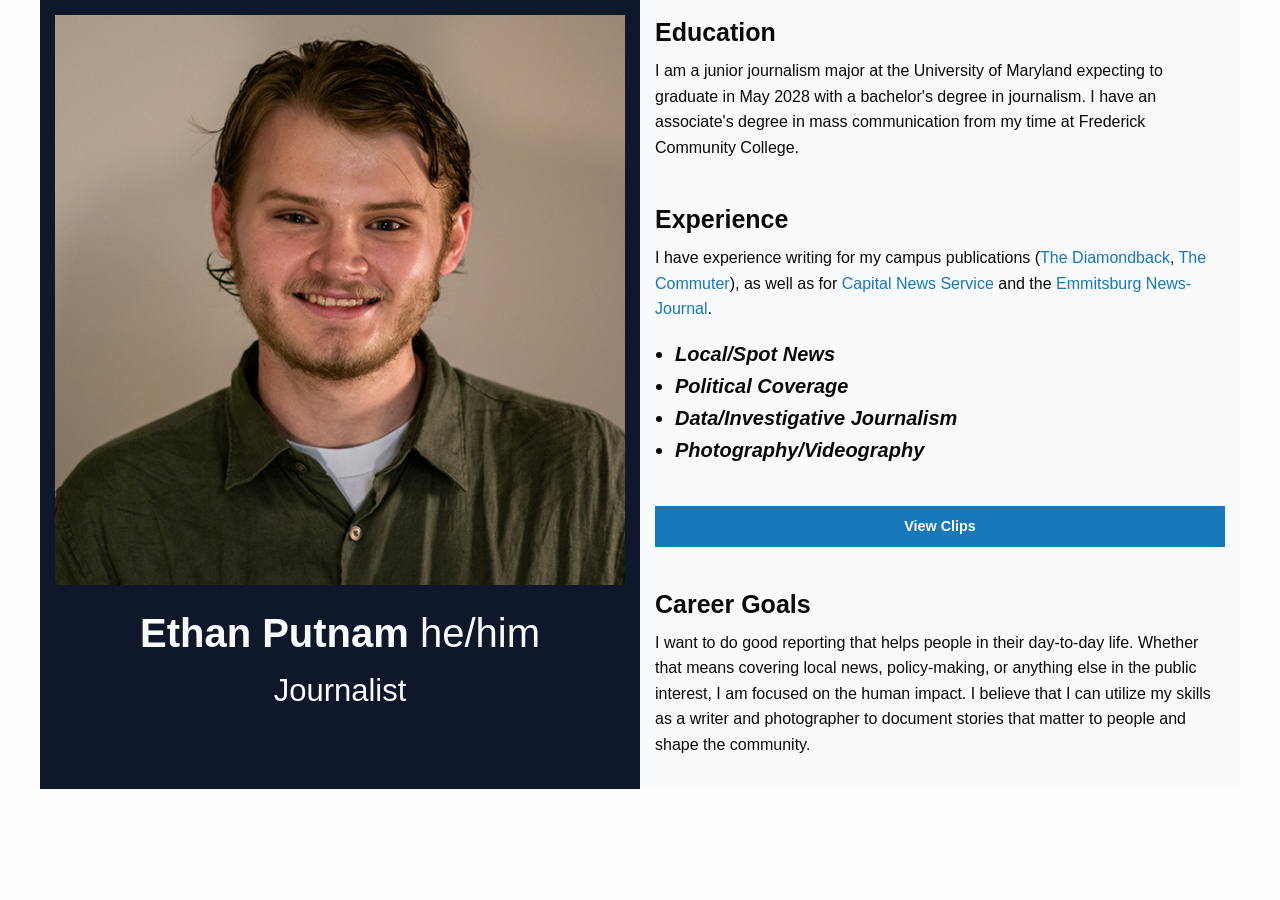
<file: portfolio/index.html>
<!doctype html>
<html class="no-js" lang="en" dir="ltr">
<head>

<!-- ORIGINAL META TAGS -->
<meta charset="utf-8">
<meta http-equiv="x-ua-compatible" content="ie=edge">
<meta name="viewport" content="width=device-width, initial-scale=1.0">

<!-- Primary Meta Tags -->
<title>Ethan Putnam -- Portfolio Website</title>
<meta name="title" content="Ethan Putnam -- Portfolio Website" />
<meta name="description" content="" />

<!-- Open Graph / Facebook -->
<meta property="og:type" content="website" />
<meta property="og:url" content="https://metatags.io/" />
<meta property="og:title" content="Ethan Putnam -- Portfolio Website" />
<meta property="og:description" content="" />
<meta property="og:image" content="https://metatags.io/images/meta-tags.png" />

<!-- X (Twitter) -->
<meta property="twitter:card" content="summary_large_image" />
<meta property="twitter:url" content="https://metatags.io/" />
<meta property="twitter:title" content="Ethan Putnam -- Portfolio Website" />
<meta property="twitter:description" content="" />
<meta property="twitter:image" content="https://metatags.io/images/meta-tags.png" />

<!-- Meta Tags Generated with https://metatags.io -->

<title>Ethan Putnam -- Professional Portfolio</title>
<link rel="stylesheet" href="css/foundation.css">
<link rel="stylesheet" href="css/app.css">

<!-- INSERT FONT -->
<link rel="preconnect" href="https://fonts.googleapis.com">
<link rel="preconnect" href="https://fonts.gstatic.com" crossorigin>
<link href="https://fonts.googleapis.com/css2?family=Noto+Sans+Linear+A&display=swap" rel="stylesheet">


</head>
<body>

<div class="grid-container">
<div class="grid-x grid-padding-x grid-padding-y">


<!-- NAME/HEADSHOT -->

<div class="large-6 medium-6 small-12 cell pageHeader">

<img src="images/headshot.jpg" width="100%" max-width="550px" margin="0 auto" alt="Headshot" title="Headshot">

<h2 style="margin-top: 20px;"><strong>Ethan Putnam</strong> he/him</h2>
<h3>Journalist</h3>
</div>

<!-- ABOUT -->

<div class="large-6 medium-6 small-12 cell oneBox">

<h4><strong>Education</strong></h4>
<p>I am a junior journalism major at the University of Maryland expecting to graduate in May 2028 with a bachelor's degree in journalism. I have an associate's degree in mass communication from my time at Frederick Community College.
<br><br> 
<h4><strong>Experience</strong></h4>
<p>I have experience writing for my campus publications (<a href="https://dbknews.com/" target="_blank">The Diamondback</a>, <a href="https://thecommuter.org/" target="_blank">The Commuter</a>), as well as for <a href="https://cnsmaryland.org/" target="_blank">Capital News Service</a> and the <a href="https://www.emmitsburg.com/" target="_blank">Emmitsburg News-Journal</a>.
<br>
<h5>
<ul>
  <li><strong><em>Local/Spot News</strong></em></li>
  <li><em><strong>Political Coverage</strong></em></li>
  <li><em><strong>Data/Investigative Journalism</em></strong></li>
  <li><em><strong>Photography/Videography</strong></em></li>
</ul>
</h5><br>

<!-- CLIPS PAGE LINK -->
<a class="button expanded" href="index2.html"><strong>View Clips</strong></a>

<br>
<h4><strong>Career Goals</strong></h4>
<p>I want to do good reporting that helps people in their day-to-day life. Whether that means covering local news, policy-making, or anything else in the public interest, I am focused on the human impact. I believe that I can utilize my skills as a writer and photographer to document stories that matter to people and shape the community.

<br> 
</p>
</div>





<script src="js/vendor/jquery.js"></script>
<script src="js/vendor/what-input.js"></script>
<script src="js/vendor/foundation.js"></script>
<script src="js/app.js"></script>
</body>
</html>
</file>
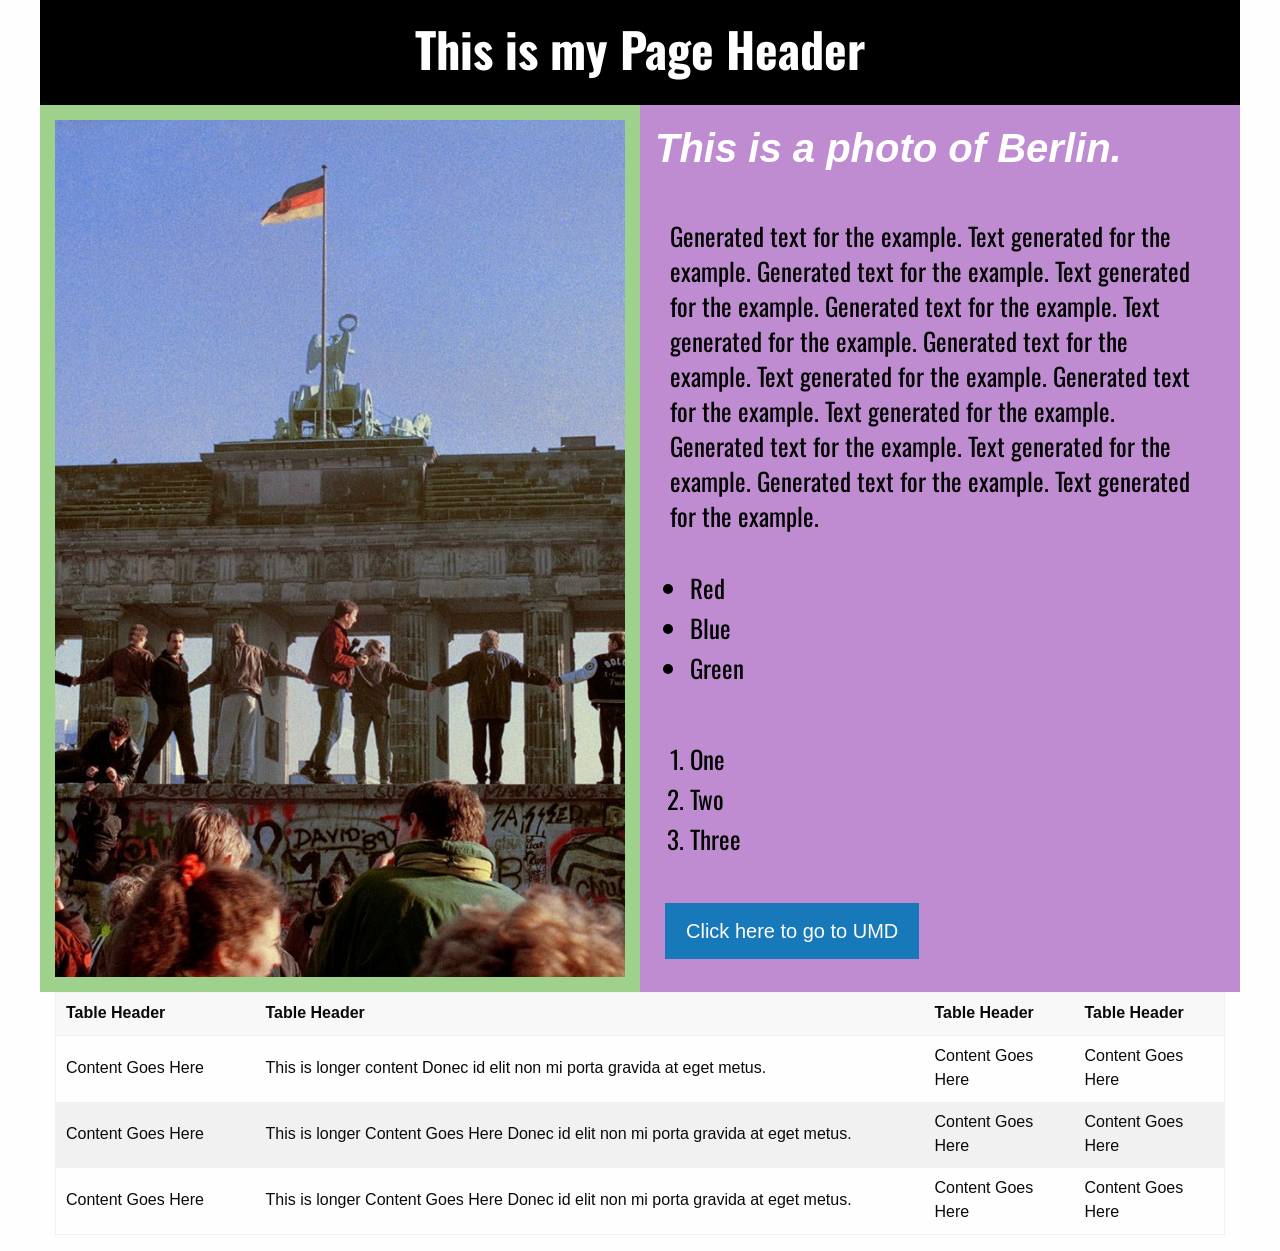
<file: review/index.html>
<!doctype html>
<html class="no-js" lang="en" dir="ltr">
<head>

<!-- ORIGINAL META TAGS -->
<meta charset="utf-8">
<meta http-equiv="x-ua-compatible" content="ie=edge">
<meta name="viewport" content="width=device-width, initial-scale=1.0">

<!-- Primary Meta Tags -->
<title>Midterm Review!</title>
<meta name="title" content="Midterm Review!" />
<meta name="description" content="This is the preview of the midterm review." />

<!-- Open Graph / Facebook -->
<meta property="og:type" content="website" />
<meta property="og:url" content="https://metatags.io/" />
<meta property="og:title" content="Midterm Review!" />
<meta property="og:description" content="This is the preview of the midterm review." />
<meta property="og:image" content="https://metatags.io/images/meta-tags.png" />

<!-- X (Twitter) -->
<meta property="twitter:card" content="summary_large_image" />
<meta property="twitter:url" content="https://metatags.io/" />
<meta property="twitter:title" content="Midterm Review!" />
<meta property="twitter:description" content="This is the preview of the midterm review." />
<meta property="twitter:image" content="https://metatags.io/images/meta-tags.png" />

<!-- Meta Tags Generated with https://metatags.io -->
<title>Midterm Review</title>
<link rel="stylesheet" href="css/foundation.css">
<link rel="stylesheet" href="css/app.css">

<!-- FONT -->
<link rel="preconnect" href="https://fonts.googleapis.com">
<link rel="preconnect" href="https://fonts.gstatic.com" crossorigin>
<link href="https://fonts.googleapis.com/css2?family=Anaheim:wght@400..800&family=Oswald:wght@200..700&display=swap" rel="stylesheet">

<!-- INTERNAL CSS -->

<style>
  h4 {color: #000000; font-family: "Oswald", sans-serif;
  font-optical-sizing: auto;
  font-weight: <weight>;
  font-style: normal;}
</style>

</head>
<body>

<div class="grid-container">
<div class="grid-x grid-padding-x grid-padding-y">

<!-- HEADER -->
<div class="large-12 medium-12 small-12 cell pageHeader">
<h1><strong>This is my Page Header</strong></h1>
</div>

<!-- COLUMN 1 -->
<div class="large-6 medium-6 small-12 cell oneBox">

<!-- IMAGE -->
<img src="images/Photo1.jpg" alt="Cropped Photo" title="Cropped Photo Berlin">
</div>

<!-- COLUMN 2 -->
<div class="large-6 medium-6 small-12 cell twoBox">

<!-- INLINE CSS -->
  <h2 style="color: #ffffff"><strong><em>This is a photo of Berlin.</em></strong></h2>
  <br>

<!-- PADDING -->

  <h4 style="padding: 10px 15px 10px 15px">Generated text for the example. Text generated for the example. Generated text for the example. Text generated for the example. Generated text for the example. Text generated for the example. Generated text for the example. Text generated for the example. Generated text for the example. Text generated for the example. Generated text for the example. Text generated for the example. Generated text for the example. Text generated for the example.

  <br>
  <br>

    <ul>
      <li>Red</li>
      <li>Blue</li>
      <li>Green</li>
    </ul>
  <br>
    <ol>
      <li>One</li>
      <li>Two</li>
      <li>Three</li>
    </ol>
  </h4>

<!-- BUTTON/MARGIN -->

  <a href="https://www.umd.edu" target="_blank" class="button large" style="margin: 10px">Click here to go to UMD</a>
</div>


</div>


<!-- TABLE -->

<div class="large-12 medium-12 small-12 cell table">
  <table>
  <thead>
    <tr>
      <th width="200">Table Header</th>
      <th>Table Header</th>
      <th width="150">Table Header</th>
      <th width="150">Table Header</th>
    </tr>
  </thead>
  <tbody>
    <tr>
      <td>Content Goes Here</td>
      <td>This is longer content Donec id elit non mi porta gravida at eget metus.</td>
      <td>Content Goes Here</td>
      <td>Content Goes Here</td>
    </tr>
    <tr>
      <td>Content Goes Here</td>
      <td>This is longer Content Goes Here Donec id elit non mi porta gravida at eget metus.</td>
      <td>Content Goes Here</td>
      <td>Content Goes Here</td>
    </tr>
    <tr>
      <td>Content Goes Here</td>
      <td>This is longer Content Goes Here Donec id elit non mi porta gravida at eget metus.</td>
      <td>Content Goes Here</td>
      <td>Content Goes Here</td>
    </tr>
  </tbody>
</table>
</div>
</div>





<script src="js/vendor/jquery.js"></script>
<script src="js/vendor/what-input.js"></script>
<script src="js/vendor/foundation.js"></script>
<script src="js/app.js"></script>
</body>
</html>
</file>
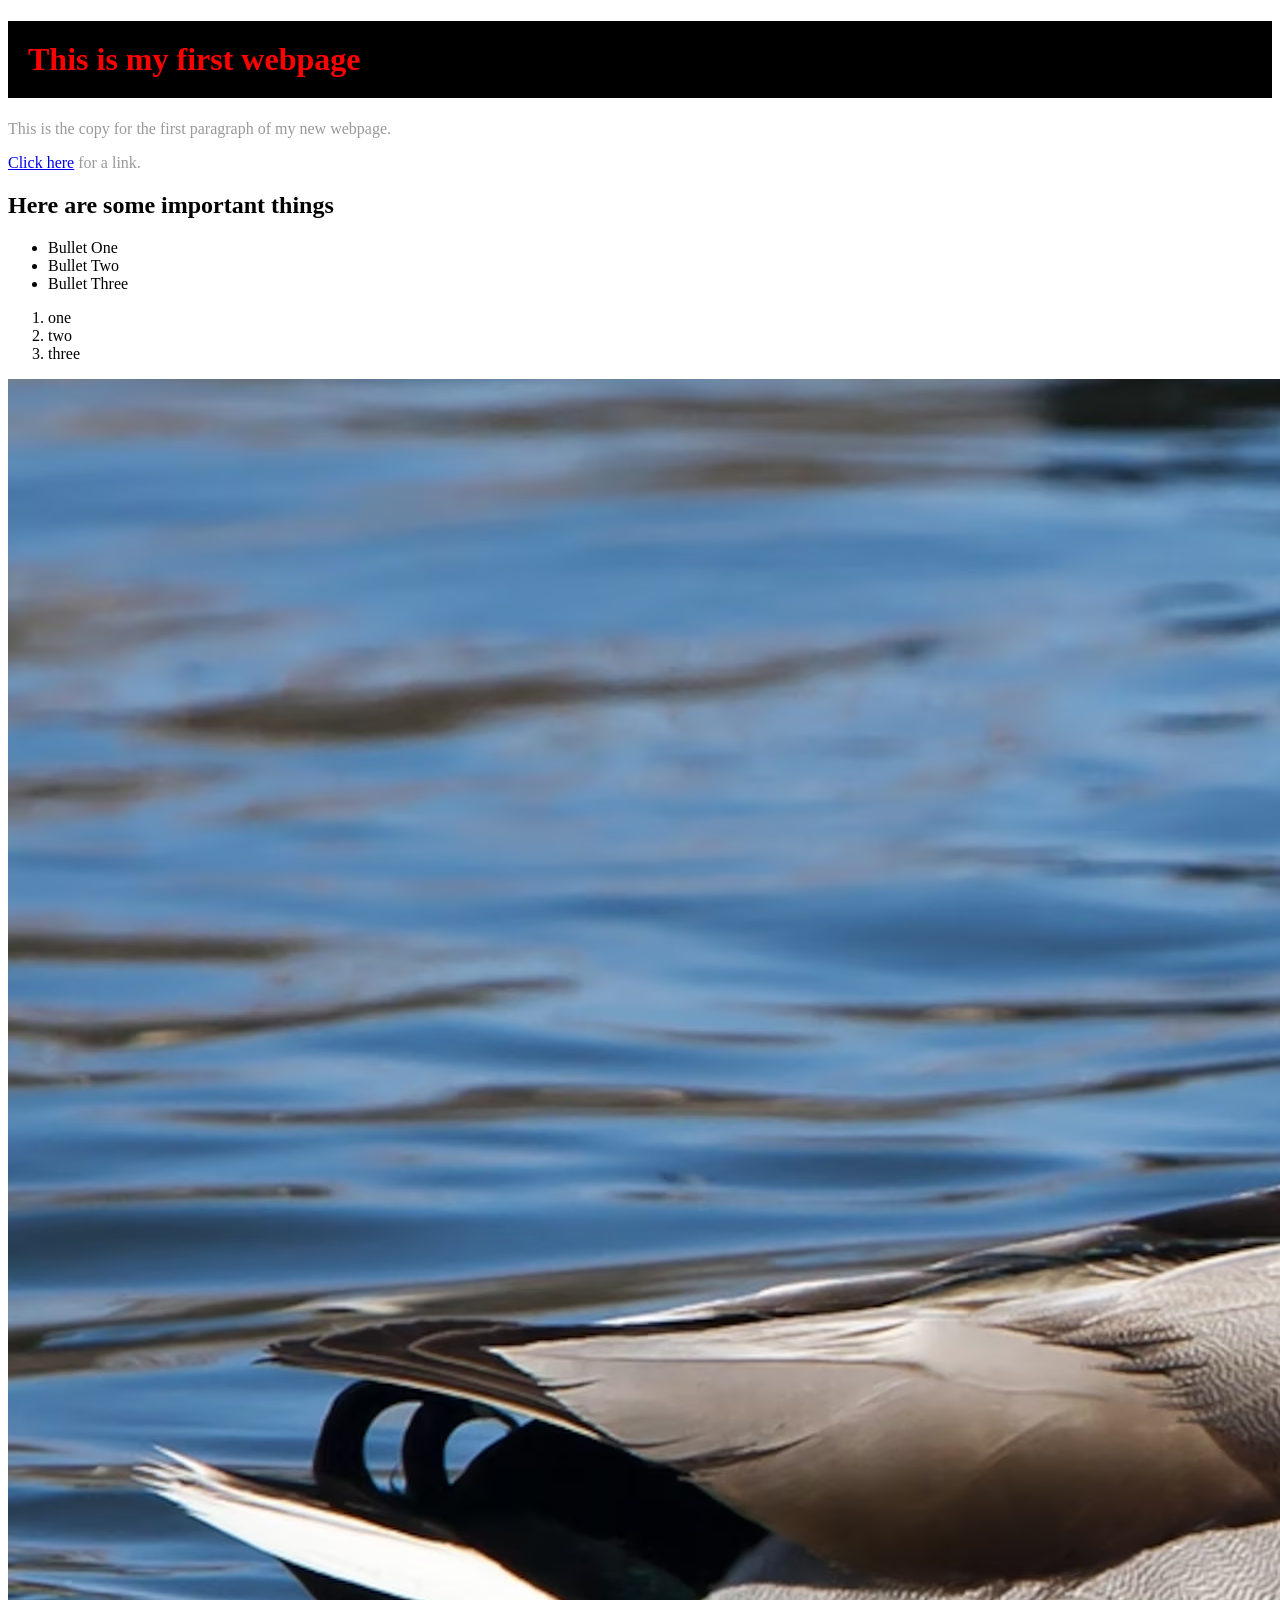
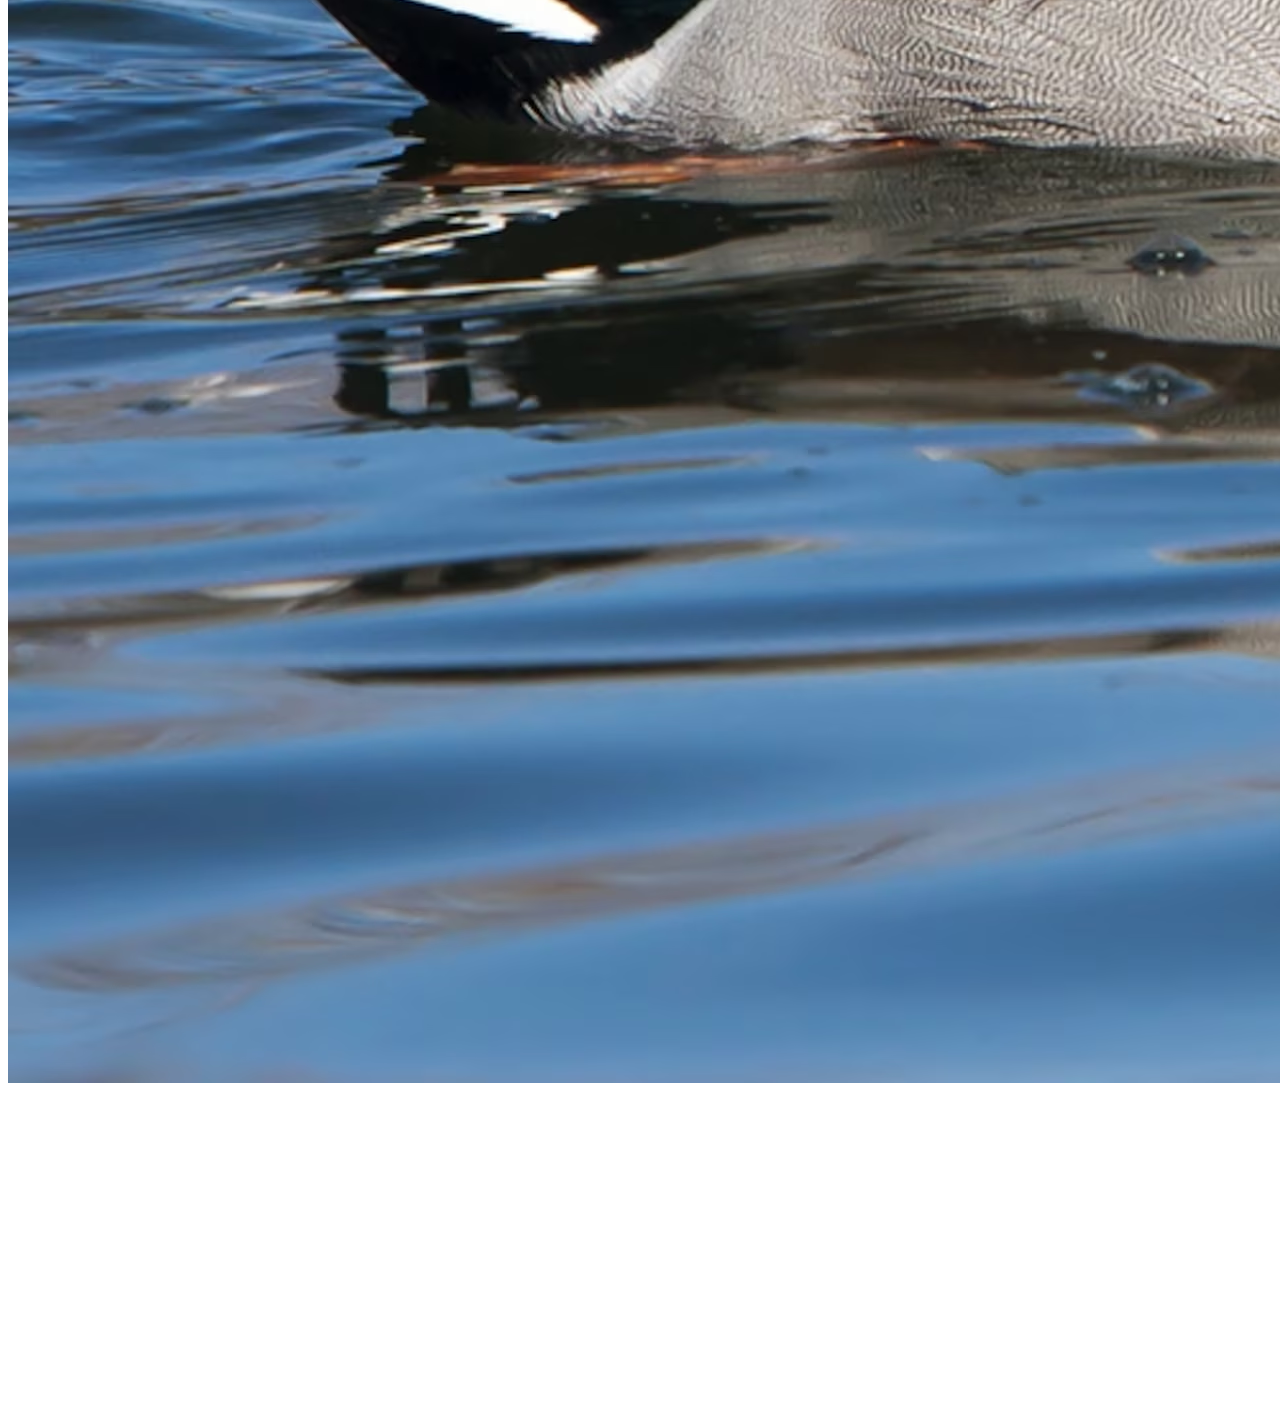
<file: Starter/index.html>
<!doctype html>

<html lang="en">

<head>
  <meta charset="utf-8">
  <title>This is my first webpage</title>
  <meta name="description" content="This is the description that search engines will display. Aim for 145-155 characters.">
  <meta name="author" content="Insert the content author or owner name here">

  <!-- Link to your JS file -->
  <script src="scripts/script.js"></script>

  <!-- Link to your CSS file -->
  <link rel="stylesheet" href="css/style.css">

</head>


<body>

<h1>This is my first webpage</h1>

<p>This is the copy for the first paragraph of my new webpage. </p>

<p><a href="https://www.dictionary.com" target="_blank">Click here</a> for a link.</p>

<h2>Here are some important things</h2>

<ul>
  <li>Bullet One</li>
  <li>Bullet Two</li>
  <li>Bullet Three</li>
</ul>

<ol>
  <li>one</li>
  <li>two</li>
  <li>three</li>
</ol>

<img src="images/duckpic.jpg">

<iframe width="560" height="315" src="https://www.youtube.com/embed/mQJ6q1ZCzsg?si=M3wSuoZ8iDBssSH4" title="YouTube video player" frameborder="0" allow="accelerometer; autoplay; clipboard-write; encrypted-media; gyroscope; picture-in-picture; web-share" referrerpolicy="strict-origin-when-cross-origin" allowfullscreen></iframe>

</body>

</html>
</file>
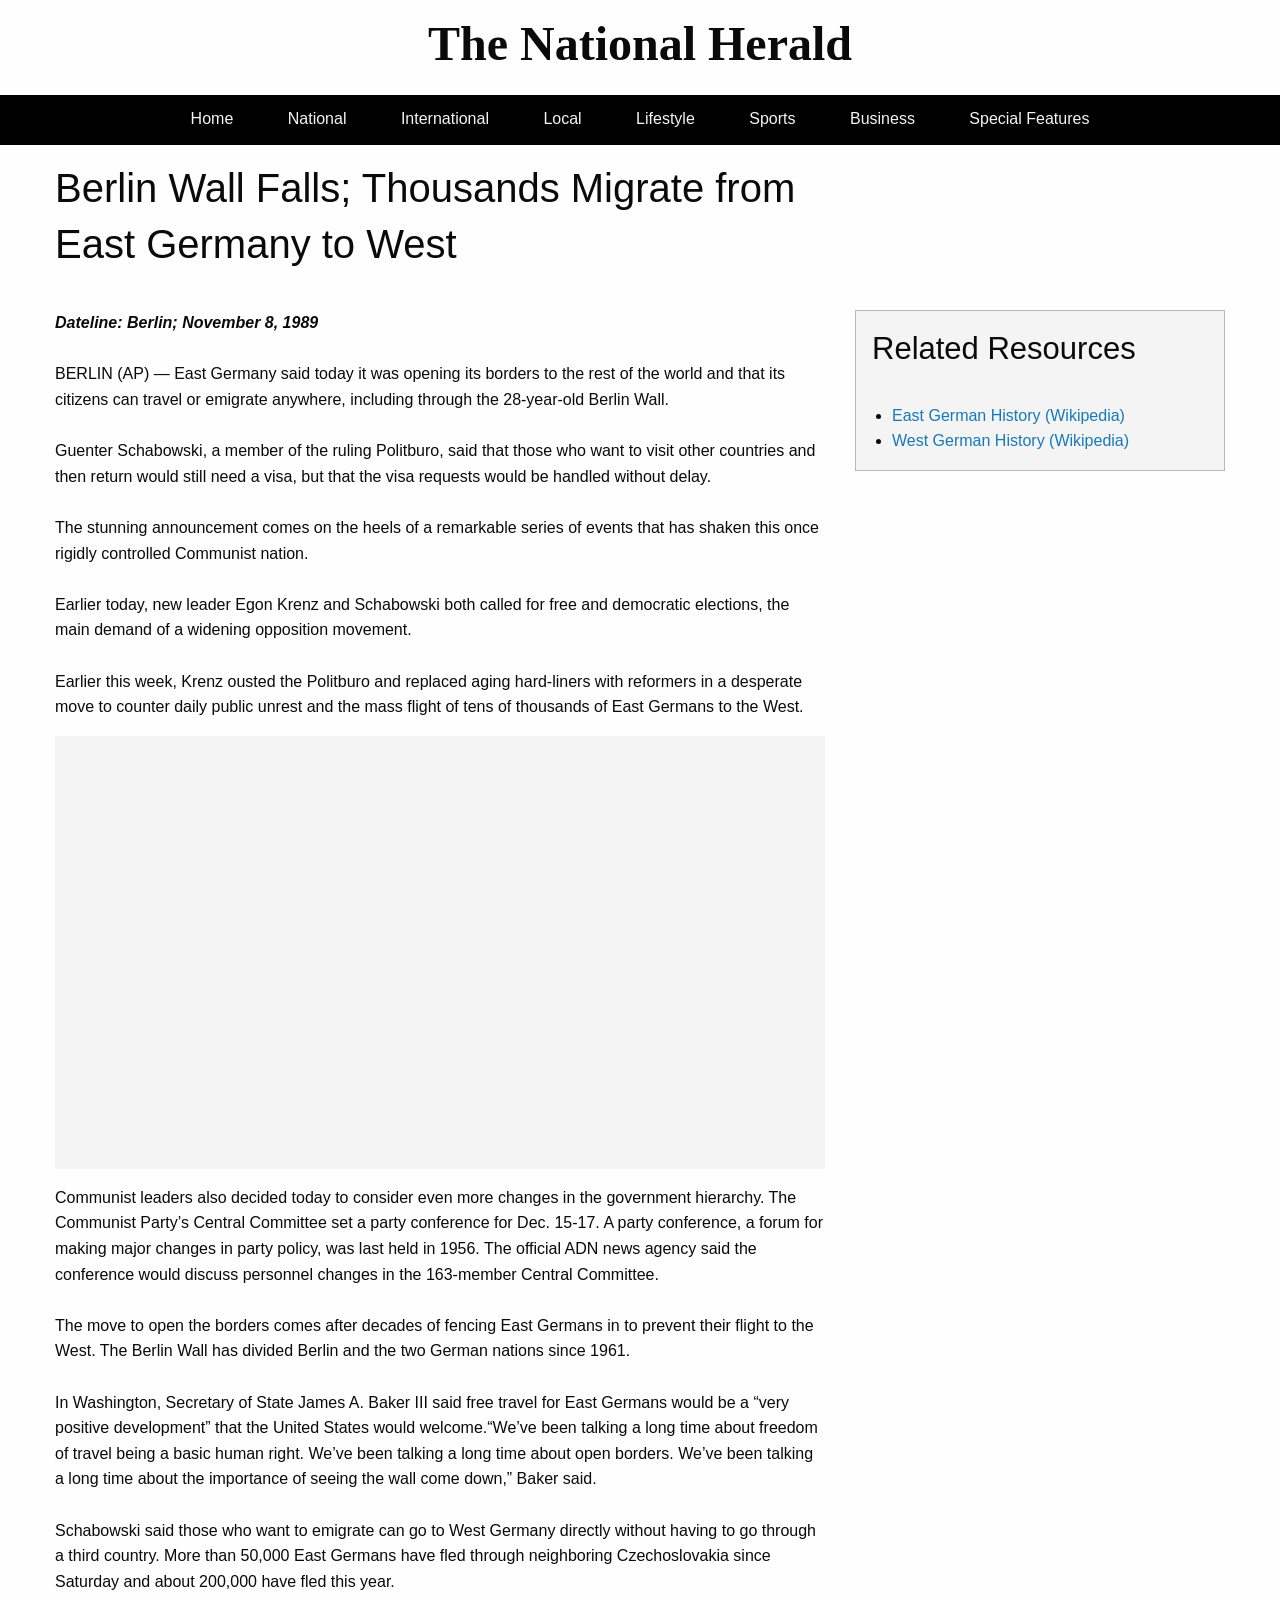
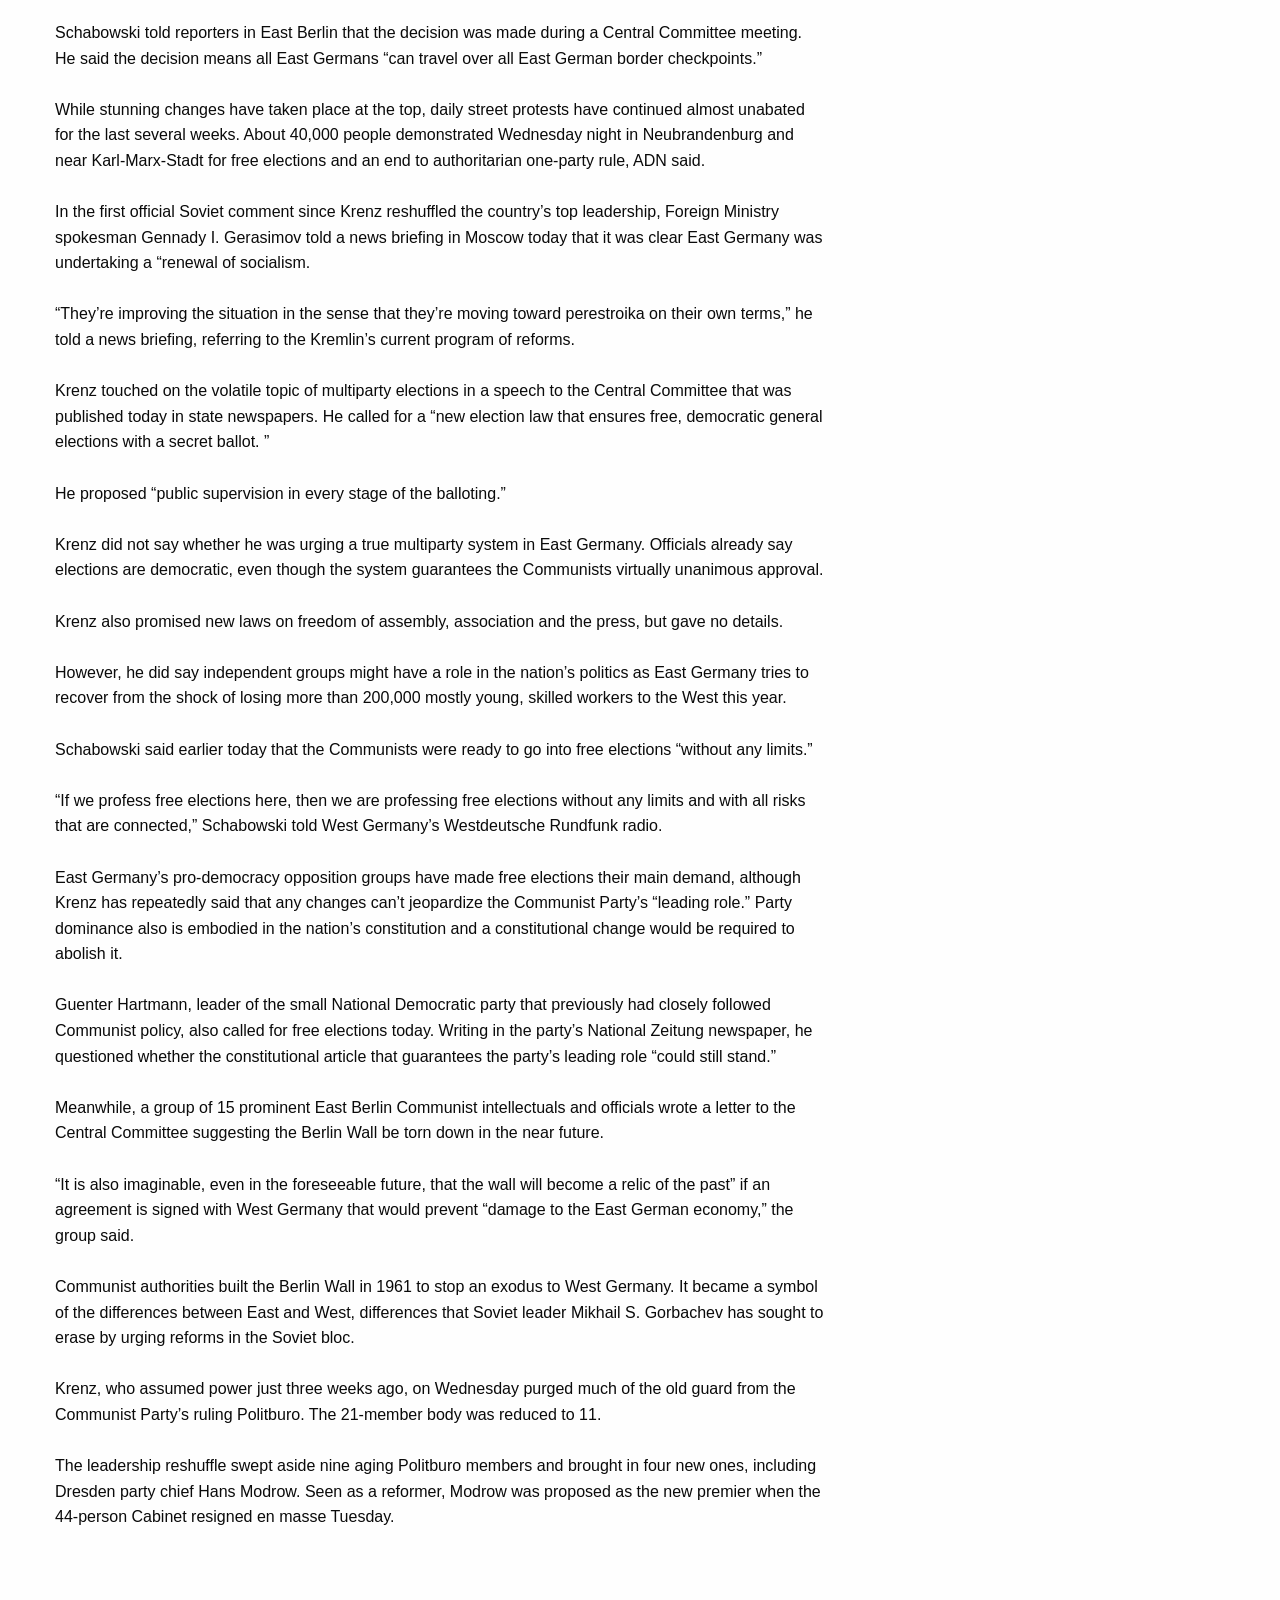
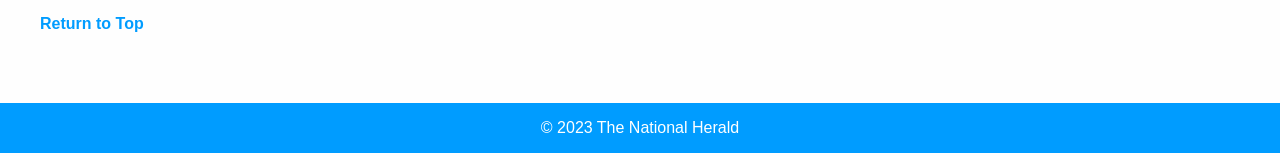
<file: Berlin/HTMLTemplate/index.html>
<!doctype html>
<html class="no-js" lang="en" dir="ltr">
<head>
<meta charset="utf-8">
<meta http-equiv="x-ua-compatible" content="ie=edge">
<meta name="viewport" content="width=device-width, initial-scale=1.0">
<title>Berlin Wall Falls | The National Herald</title>
<link rel="stylesheet" href="css/foundation.css">
<link rel="stylesheet" href="css/app.css">


<!-- FILL OUT META TAGS! -->
<meta name="description" content="Read the latest on the fall of the Berlin Wall">
<meta name="author" content="The National Herald">

<!--TWITTER SUMMARY CARD-->
<meta name="twitter:card" content="summary_large_image">
<meta name="twitter:title" content="Headline Headline Headline">

<!--OPEN GRAPH CARD-->
<meta property="og:title" content="Headline Headline Headline">
<meta property="og:site_name" content="The National Herald">
<meta property="og:url" content="TBD">
<meta property="og:description" content="Lead Graph Goes Here.">
<meta property="og:type" content="website">
<meta property="og:image" content="TBD">

</head>
<body>

<!-- RETURN TO TOP -->
<a name="top"></a>
<!-- END RETURN TO TOP -->

<!-- SITE BRANDING -->
<div class="grid-container">
<div class="grid-x grid-padding-x">
<div class="large-12 cell">

<h1><strong>The National Herald</strong></h1>

</div>
</div>
</div>
<!-- END SITE BRANDING -->

<!-- NAV BAR -->
<div class="grid-container fluid navStyle">
<div class="grid-x grid-padding-x">
<div class="large-12 cell">
<a href="#" class="navItem">Home</a>
<a href="#" class="navItem">National</a>
<a href="#" class="navItem">International</a>
<a href="#" class="navItem">Local</a>
<a href="#" class="navItem">Lifestyle</a>
<a href="#" class="navItem">Sports</a>
<a href="#" class="navItem">Business</a>
<a href="#" class="navItem">Special Features</a>
</div>
</div>
</div>
<!-- END NAV BAR -->

<!-- HEADLINE BAR -->
<div class="grid-container">
<div class="grid-x grid-padding-x grid-padding-y">
<div class="large-8 medium-8 small-12 cell headLine">

<h2>Berlin Wall Falls; Thousands Migrate from East Germany to West</h2>

</div>
</div>
</div>
<!-- END HEADLINE BAR-->

<!-- BODY COPY -->
<div class="grid-container">
<div class="grid-x grid-padding-x grid-padding-y">
<div class="large-8 medium-8 small-12 cell bodyCopy">

<p><em><strong>Dateline: Berlin; November 8, 1989</strong></em>

<br><br>

BERLIN (AP) — East Germany said today it was opening its borders to the rest of the world and that its citizens can travel or emigrate anywhere, including through the 28-year-old Berlin Wall.
<br><br>
Guenter Schabowski, a member of the ruling Politburo, said that those who want to visit other countries and then return would still need a visa, but that the visa requests would be handled without delay.
<br><br>
The stunning announcement comes on the heels of a remarkable series of events that has shaken this once rigidly controlled Communist nation.
<br><br>
Earlier today, new leader Egon Krenz and Schabowski both called for free and democratic elections, the main demand of a widening opposition movement.
<br><br>
Earlier this week, Krenz ousted the Politburo and replaced aging hard-liners with reformers in a desperate move to counter daily public unrest and the mass flight of tens of thousands of East Germans to the West.
<br>

</p>

<div class="cell vidLink">
<div class="responsive-embed widescreen">
<iframe width="560" height="315" src="https://www.youtube.com/embed/T2RtoRG4F4k?si=Asn698KhcGdYnh8x" title="YouTube video player" frameborder="0" allow="accelerometer; autoplay; clipboard-write; encrypted-media; gyroscope; picture-in-picture; web-share" referrerpolicy="strict-origin-when-cross-origin" allowfullscreen></iframe>
</div>
</div>

<p>
Communist leaders also decided today to consider even more changes in the government hierarchy. The Communist Party’s Central Committee set a party conference for Dec. 15-17. A party conference, a forum for making major changes in party policy, was last held in 1956. The official ADN news agency said the conference would discuss personnel changes in the 163-member Central Committee.
<br><br>
The move to open the borders comes after decades of fencing East Germans in to prevent their flight to the West. The Berlin Wall has divided Berlin and the two German nations since 1961.
<br><br>
In Washington, Secretary of State James A. Baker III said free travel for East Germans would be a “very positive development” that the United States would welcome.“We’ve been talking a long time about freedom of travel being a basic human right. We’ve been talking a long time about open borders. We’ve been talking a long time about the importance of seeing the wall come down,” Baker said.
<br><br>
Schabowski said those who want to emigrate can go to West Germany directly without having to go through a third country. More than 50,000 East Germans have fled through neighboring Czechoslovakia since Saturday and about 200,000 have fled this year.
<br><br>
Schabowski told reporters in East Berlin that the decision was made during a Central Committee meeting. He said the decision means all East Germans “can travel over all East German border checkpoints.”
<br><br>
While stunning changes have taken place at the top, daily street protests have continued almost unabated for the last several weeks. About 40,000 people demonstrated Wednesday night in Neubrandenburg and near Karl-Marx-Stadt for free elections and an end to authoritarian one-party rule, ADN said.
<br><br>
In the first official Soviet comment since Krenz reshuffled the country’s top leadership, Foreign Ministry spokesman Gennady I. Gerasimov told a news briefing in Moscow today that it was clear East Germany was undertaking a “renewal of socialism.
<br><br>
“They’re improving the situation in the sense that they’re moving toward perestroika on their own terms,” he told a news briefing, referring to the Kremlin’s current program of reforms.
<br><br>
Krenz touched on the volatile topic of multiparty elections in a speech to the Central Committee that was published today in state newspapers. He called for a “new election law that ensures free, democratic general elections with a secret ballot. ”
<br><br>
He proposed “public supervision in every stage of the balloting.”
<br><br>
Krenz did not say whether he was urging a true multiparty system in East Germany. Officials already say elections are democratic, even though the system guarantees the Communists virtually unanimous approval.
<br><br>
Krenz also promised new laws on freedom of assembly, association and the press, but gave no details.
<br><br>
However, he did say independent groups might have a role in the nation’s politics as East Germany tries to recover from the shock of losing more than 200,000 mostly young, skilled workers to the West this year.
<br><br>
Schabowski said earlier today that the Communists were ready to go into free elections “without any limits.”
<br><br>
“If we profess free elections here, then we are professing free elections without any limits and with all risks that are connected,” Schabowski told West Germany’s Westdeutsche Rundfunk radio.
<br><br>
East Germany’s pro-democracy opposition groups have made free elections their main demand, although Krenz has repeatedly said that any changes can’t jeopardize the Communist Party’s “leading role.” Party dominance also is embodied in the nation’s constitution and a constitutional change would be required to abolish it.
<br><br>
Guenter Hartmann, leader of the small National Democratic party that previously had closely followed Communist policy, also called for free elections today. Writing in the party’s National Zeitung newspaper, he questioned whether the constitutional article that guarantees the party’s leading role “could still stand.”
<br><br>
Meanwhile, a group of 15 prominent East Berlin Communist intellectuals and officials wrote a letter to the Central Committee suggesting the Berlin Wall be torn down in the near future.
<br><br>
“It is also imaginable, even in the foreseeable future, that the wall will become a relic of the past” if an agreement is signed with West Germany that would prevent “damage to the East German economy,” the group said.
<br><br>
Communist authorities built the Berlin Wall in 1961 to stop an exodus to West Germany. It became a symbol of the differences between East and West, differences that Soviet leader Mikhail S. Gorbachev has sought to erase by urging reforms in the Soviet bloc.
<br><br>
Krenz, who assumed power just three weeks ago, on Wednesday purged much of the old guard from the Communist Party’s ruling Politburo. The 21-member body was reduced to 11.
<br><br>
The leadership reshuffle swept aside nine aging Politburo members and brought in four new ones, including Dresden party chief Hans Modrow. Seen as a reformer, Modrow was proposed as the new premier when the 44-person Cabinet resigned en masse Tuesday.

</p>
</div>

<div class="large-4 medium-4 small-12 cell sidebar">

<div class="callout">
<h3>Related Resources</h3>
<br>

<ul>
	<li><a href="https://en.wikipedia.org/wiki/History_of_East_Germany"target="_blank">East German History (Wikipedia)</a></li>
	<li><a href="https://en.wikipedia.org/wiki/West_Germany">West German History (Wikipedia)</a></li>
</ul>
</div>



</div>

<p class="rtt"><a href="#top">Return to Top</a></p>




</div>
</div>
<!-- END BODY COPY -->

<!-- FOOTER BAR -->
<!-- NAV BAR -->
<div class="grid-container fluid footerStyle">
<div class="grid-x grid-padding-x">
<div class="large-12 cell">
<p>&copy; 2023 The National Herald</p>
</div>
</div>
</div>
<!-- END NAV BAR -->

<script src="js/vendor/jquery.js"></script>
<script src="js/vendor/what-input.js"></script>
<script src="js/vendor/foundation.js"></script>
<script src="js/app.js"></script>
</body>
</html>
</file>
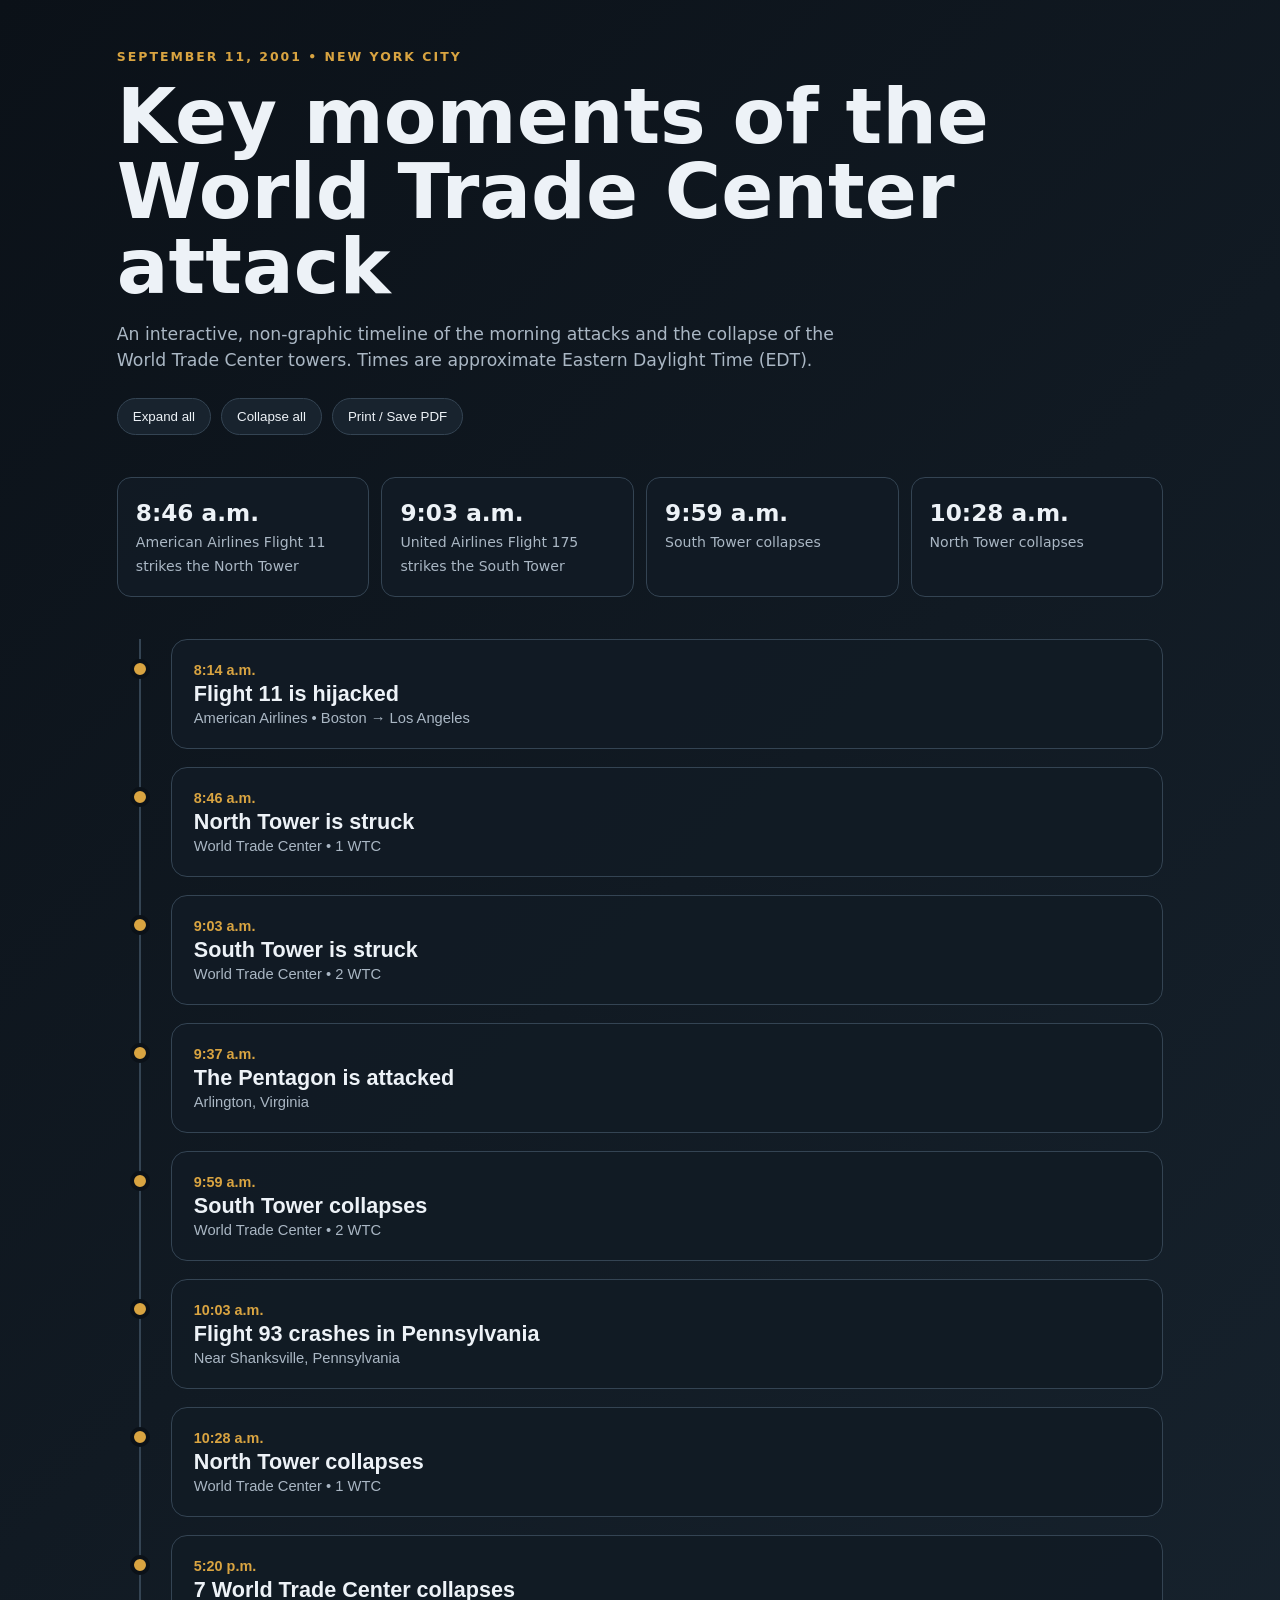
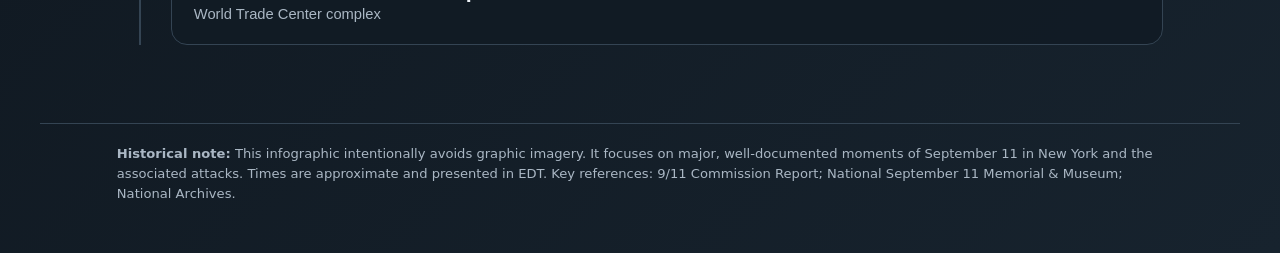
<file: 911_key_moments_interactive_infographic.html>
<!doctype html>
<html lang="en">
<head>
<meta charset="utf-8">
<meta name="viewport" content="width=device-width,initial-scale=1">
<title>September 11, 2001 — Key Moments</title>
<style>
:root{--bg:#0b1118;--panel:#121b25;--text:#edf2f7;--muted:#aab7c4;--accent:#d9a441;--line:#344453;--danger:#b94a48}
*{box-sizing:border-box} body{margin:0;background:linear-gradient(135deg,#0b1118,#17232e);color:var(--text);font-family:system-ui,-apple-system,Segoe UI,sans-serif;line-height:1.5}
header{padding:48px 6vw 32px;max-width:1200px;margin:auto} .eyebrow{letter-spacing:.16em;text-transform:uppercase;color:var(--accent);font-size:.78rem;font-weight:700}
h1{font-size:clamp(2.4rem,6vw,5rem);line-height:.98;margin:12px 0} .dek{max-width:760px;color:var(--muted);font-size:1.08rem}
.controls{display:flex;gap:10px;flex-wrap:wrap;margin-top:24px}.controls button{border:1px solid var(--line);background:#18232e;color:var(--text);padding:10px 15px;border-radius:999px;cursor:pointer}.controls button.active,.controls button:hover{background:var(--accent);color:#111}
main{max-width:1200px;margin:auto;padding:0 6vw 60px}.facts{display:grid;grid-template-columns:repeat(4,1fr);gap:12px;margin:10px 0 42px}.fact{background:rgba(18,27,37,.88);border:1px solid var(--line);padding:18px;border-radius:14px}.fact b{display:block;font-size:1.45rem}.fact span{color:var(--muted);font-size:.88rem}
.timeline{position:relative;margin-left:22px;border-left:2px solid var(--line)}.event{position:relative;margin:0 0 18px 30px}.dot{position:absolute;left:-41px;top:20px;width:20px;height:20px;border:4px solid var(--bg);border-radius:50%;background:var(--accent)}
.card{background:rgba(18,27,37,.94);border:1px solid var(--line);border-radius:16px;overflow:hidden}.card button{width:100%;text-align:left;background:none;border:0;color:inherit;padding:22px;cursor:pointer}.time{color:var(--accent);font-weight:800;font-size:.9rem}.title{font-size:1.35rem;font-weight:750;margin:3px 0}.place{color:var(--muted);font-size:.92rem}.details{display:none;padding:0 22px 22px;border-top:1px solid var(--line);color:#d7e0e8}.event.open .details{display:block}.details p{margin:16px 0 0}.tag{display:inline-block;border:1px solid #566675;border-radius:999px;padding:3px 9px;margin-top:12px;color:var(--muted);font-size:.76rem}
footer{max-width:1200px;margin:auto;padding:20px 6vw 50px;color:var(--muted);font-size:.82rem;border-top:1px solid var(--line)}
@media(max-width:760px){.facts{grid-template-columns:repeat(2,1fr)} header,main,footer{padding-left:5vw;padding-right:5vw}.timeline{margin-left:12px}.event{margin-left:25px}.dot{left:-36px}}
@media print{body{background:white;color:#111}.card,.fact{background:white;border-color:#aaa}.controls{display:none}.details{display:block!important}.muted,.place,footer{color:#444}}
</style>
</head>
<body>
<header>
  <div class="eyebrow">September 11, 2001 • New York City</div>
  <h1>Key moments of the World Trade Center attack</h1>
  <p class="dek">An interactive, non-graphic timeline of the morning attacks and the collapse of the World Trade Center towers. Times are approximate Eastern Daylight Time (EDT).</p>
  <div class="controls" aria-label="Timeline controls">
    <button id="expand">Expand all</button><button id="collapse">Collapse all</button><button id="print">Print / Save PDF</button>
  </div>
</header>
<main>
<section class="facts" aria-label="At a glance">
  <div class="fact"><b>8:46 a.m.</b><span>American Airlines Flight 11 strikes the North Tower</span></div>
  <div class="fact"><b>9:03 a.m.</b><span>United Airlines Flight 175 strikes the South Tower</span></div>
  <div class="fact"><b>9:59 a.m.</b><span>South Tower collapses</span></div>
  <div class="fact"><b>10:28 a.m.</b><span>North Tower collapses</span></div>
</section>
<section class="timeline" id="timeline">
  <article class="event">
    <div class="dot"></div><div class="card"><button class="toggle"><div class="time">8:14 a.m.</div><div class="title">Flight 11 is hijacked</div><div class="place">American Airlines • Boston → Los Angeles</div></button><div class="details"><p>American Airlines Flight 11, a Boeing 767, departs Boston and is later hijacked. It is diverted toward New York City.</p><span class="tag">Aviation</span></div></div>
  </article>
  <article class="event">
    <div class="dot"></div><div class="card"><button class="toggle"><div class="time">8:46 a.m.</div><div class="title">North Tower is struck</div><div class="place">World Trade Center • 1 WTC</div></button><div class="details"><p>Flight 11 crashes into the North Tower (1 World Trade Center), beginning the attacks in New York.</p><span class="tag">Impact</span></div></div>
  </article>
  <article class="event">
    <div class="dot"></div><div class="card"><button class="toggle"><div class="time">9:03 a.m.</div><div class="title">South Tower is struck</div><div class="place">World Trade Center • 2 WTC</div></button><div class="details"><p>United Airlines Flight 175, also a Boeing 767, crashes into the South Tower. The second impact is witnessed live by television audiences around the world.</p><span class="tag">Impact</span></div></div>
  </article>
  <article class="event">
    <div class="dot"></div><div class="card"><button class="toggle"><div class="time">9:37 a.m.</div><div class="title">The Pentagon is attacked</div><div class="place">Arlington, Virginia</div></button><div class="details"><p>American Airlines Flight 77 crashes into the Pentagon, the headquarters of the U.S. Department of Defense.</p><span class="tag">Nationwide attacks</span></div></div>
  </article>
  <article class="event">
    <div class="dot"></div><div class="card"><button class="toggle"><div class="time">9:59 a.m.</div><div class="title">South Tower collapses</div><div class="place">World Trade Center • 2 WTC</div></button><div class="details"><p>The South Tower collapses, less than an hour after it was struck. Thousands of people had been evacuating the complex and surrounding area.</p><span class="tag">Collapse</span></div></div>
  </article>
  <article class="event">
    <div class="dot"></div><div class="card"><button class="toggle"><div class="time">10:03 a.m.</div><div class="title">Flight 93 crashes in Pennsylvania</div><div class="place">Near Shanksville, Pennsylvania</div></button><div class="details"><p>United Airlines Flight 93 crashes in Somerset County after passengers and crew attempt to regain control of the aircraft. Its intended target is not reached.</p><span class="tag">Flight 93</span></div></div>
  </article>
  <article class="event">
    <div class="dot"></div><div class="card"><button class="toggle"><div class="time">10:28 a.m.</div><div class="title">North Tower collapses</div><div class="place">World Trade Center • 1 WTC</div></button><div class="details"><p>The North Tower collapses. The collapse follows the earlier destruction of the South Tower and marks the loss of both World Trade Center towers.</p><span class="tag">Collapse</span></div></div>
  </article>
  <article class="event">
    <div class="dot"></div><div class="card"><button class="toggle"><div class="time">5:20 p.m.</div><div class="title">7 World Trade Center collapses</div><div class="place">World Trade Center complex</div></button><div class="details"><p>7 World Trade Center, a 47-story building north of the main complex, collapses after sustaining severe damage and prolonged fires.</p><span class="tag">Aftermath</span></div></div>
  </article>
</section>
</main>
<footer>
  <strong>Historical note:</strong> This infographic intentionally avoids graphic imagery. It focuses on major, well-documented moments of September 11 in New York and the associated attacks. Times are approximate and presented in EDT. Key references: 9/11 Commission Report; National September 11 Memorial & Museum; National Archives.
</footer>
<script>
const events=[...document.querySelectorAll('.event')];
events.forEach(e=>e.querySelector('.toggle').addEventListener('click',()=>e.classList.toggle('open')));
document.getElementById('expand').onclick=()=>events.forEach(e=>e.classList.add('open'));
document.getElementById('collapse').onclick=()=>events.forEach(e=>e.classList.remove('open'));
document.getElementById('print').onclick=()=>window.print();
</script>
</body></html>
</file>
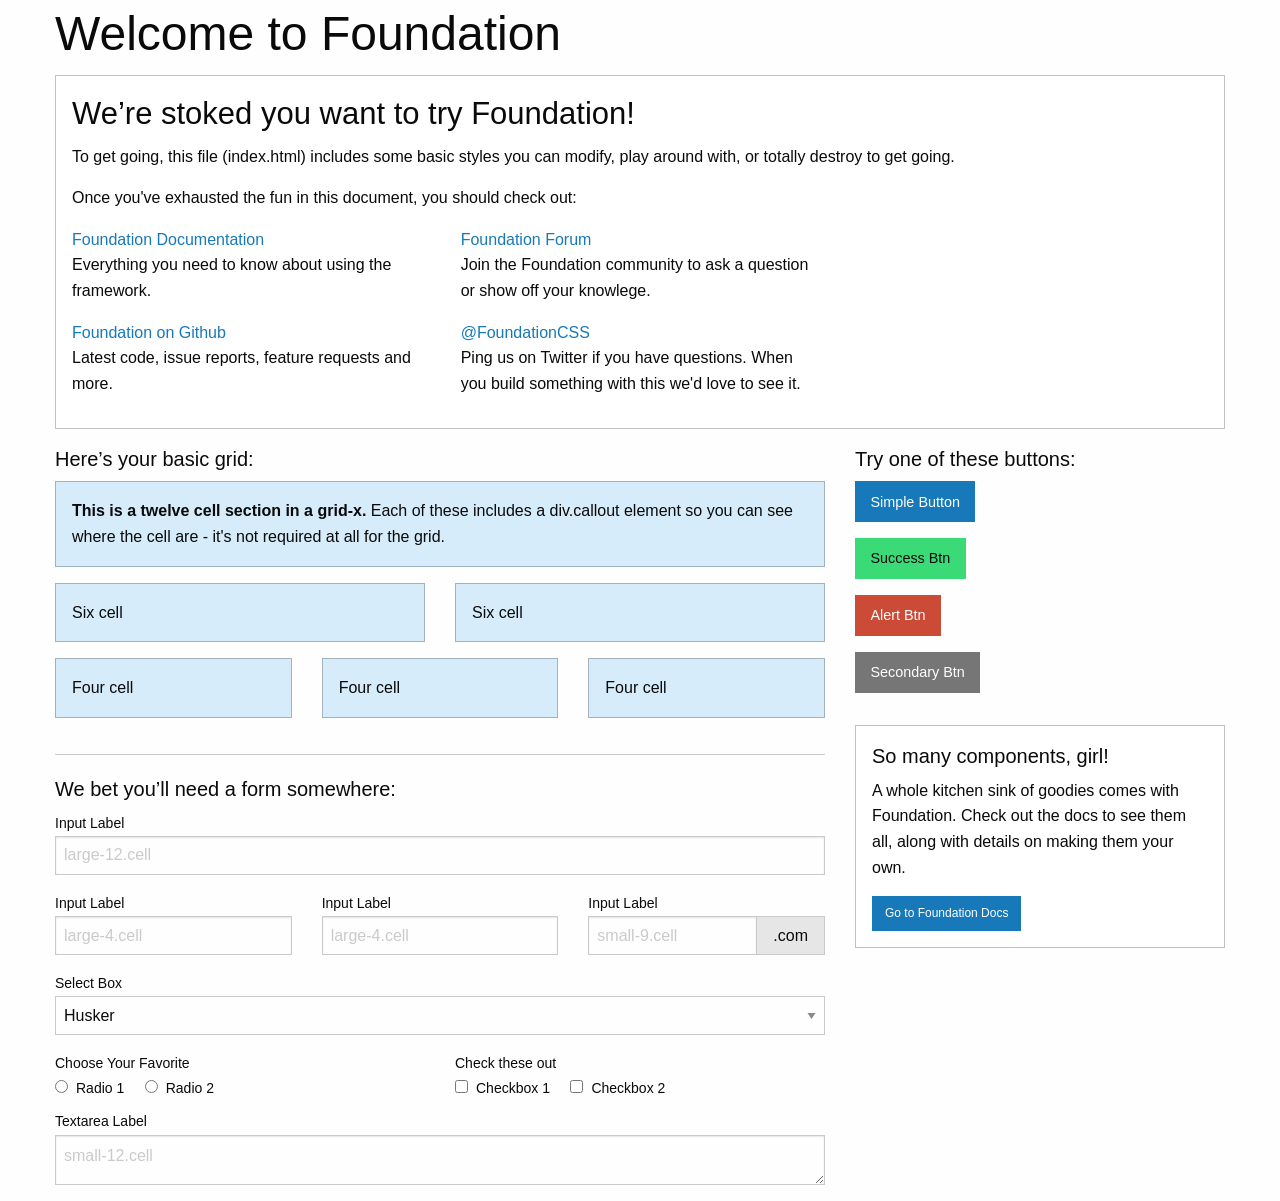
<file: colored_boxes/index_use-for-reference-only.html>
<!doctype html>
<html class="no-js" lang="en" dir="ltr">
  <head>
    <meta charset="utf-8">
    <meta http-equiv="x-ua-compatible" content="ie=edge">
    <meta name="viewport" content="width=device-width, initial-scale=1.0">
    <title>Foundation for Sites</title>
    <link rel="stylesheet" href="css/foundation.css">
    <link rel="stylesheet" href="css/app.css">
  </head>
<body>

    <div class="grid-container">
      <div class="grid-x grid-padding-x">
        <div class="large-12 cell">
          <h1>Welcome to Foundation</h1>
        </div>
      </div>

      <div class="grid-x grid-padding-x">
        <div class="large-12 cell">
          <div class="callout">
            <h3>We&rsquo;re stoked you want to try Foundation! </h3>
            <p>To get going, this file (index.html) includes some basic styles you can modify, play around with, or totally destroy to get going.</p>
            <p>Once you've exhausted the fun in this document, you should check out:</p>
            <div class="grid-x grid-padding-x">
              <div class="large-4 medium-4 cell">
                <p><a href="https://get.foundation/sites/docs/">Foundation Documentation</a><br />Everything you need to know about using the framework.</p>
              </div>
              <div class="large-4 medium-4 cell">
                <p><a href="https://github.com/foundation/foundation-sites/discussions">Foundation Forum</a><br />Join the Foundation community to ask a question or show off your knowlege.</p>
              </div>
            </div>
            <div class="grid-x grid-padding-x">
              <div class="large-4 medium-4 medium-push-2 cell">
                <p><a href="https://github.com/foundation/foundation-sites">Foundation on Github</a><br />Latest code, issue reports, feature requests and more.</p>
              </div>
              <div class="large-4 medium-4 medium-pull-2 cell">
                <p><a href="https://twitter.com/FoundationCSS">@FoundationCSS</a><br />Ping us on Twitter if you have questions. When you build something with this we'd love to see it.</p>
              </div>
            </div>
          </div>
        </div>
      </div>

      <div class="grid-x grid-padding-x">
        <div class="large-8 medium-8 cell">
          <h5>Here&rsquo;s your basic grid:</h5>
          <!-- Grid Example -->

          <div class="grid-x grid-padding-x">
            <div class="large-12 cell">
              <div class="primary callout">
                <p><strong>This is a twelve cell section in a grid-x.</strong> Each of these includes a div.callout element so you can see where the cell are - it's not required at all for the grid.</p>
              </div>
            </div>
          </div>
          <div class="grid-x grid-padding-x">
            <div class="large-6 medium-6 cell">
              <div class="primary callout">
                <p>Six cell</p>
              </div>
            </div>
            <div class="large-6 medium-6 cell">
              <div class="primary callout">
                <p>Six cell</p>
              </div>
            </div>
          </div>
          <div class="grid-x grid-padding-x">
            <div class="large-4 medium-4 small-4 cell">
              <div class="primary callout">
                <p>Four cell</p>
              </div>
            </div>
            <div class="large-4 medium-4 small-4 cell">
              <div class="primary callout">
                <p>Four cell</p>
              </div>
            </div>
            <div class="large-4 medium-4 small-4 cell">
              <div class="primary callout">
                <p>Four cell</p>
              </div>
            </div>
          </div>

          <hr />

          <h5>We bet you&rsquo;ll need a form somewhere:</h5>
          <form>
            <div class="grid-x grid-padding-x">
              <div class="large-12 cell">
                <label>Input Label</label>
                <input type="text" placeholder="large-12.cell" />
              </div>
            </div>
            <div class="grid-x grid-padding-x">
              <div class="large-4 medium-4 cell">
                <label>Input Label</label>
                <input type="text" placeholder="large-4.cell" />
              </div>
              <div class="large-4 medium-4 cell">
                <label>Input Label</label>
                <input type="text" placeholder="large-4.cell" />
              </div>
              <div class="large-4 medium-4 cell">
                <div class="grid-x">
                  <label>Input Label</label>
                  <div class="input-group">
                    <input type="text" placeholder="small-9.cell" class="input-group-field" />
                    <span class="input-group-label">.com</span>
                  </div>
                </div>
              </div>
            </div>
            <div class="grid-x grid-padding-x">
              <div class="large-12 cell">
                <label>Select Box</label>
                <select>
                  <option value="husker">Husker</option>
                  <option value="starbuck">Starbuck</option>
                  <option value="hotdog">Hot Dog</option>
                  <option value="apollo">Apollo</option>
                </select>
              </div>
            </div>
            <div class="grid-x grid-padding-x">
              <div class="large-6 medium-6 cell">
                <label>Choose Your Favorite</label>
                <input type="radio" name="pokemon" value="Red" id="pokemonRed"><label for="pokemonRed">Radio 1</label>
                <input type="radio" name="pokemon" value="Blue" id="pokemonBlue"><label for="pokemonBlue">Radio 2</label>
              </div>
              <div class="large-6 medium-6 cell">
                <label>Check these out</label>
                <input id="checkbox1" type="checkbox"><label for="checkbox1">Checkbox 1</label>
                <input id="checkbox2" type="checkbox"><label for="checkbox2">Checkbox 2</label>
              </div>
            </div>
            <div class="grid-x grid-padding-x">
              <div class="large-12 cell">
                <label>Textarea Label</label>
                <textarea placeholder="small-12.cell"></textarea>
              </div>
            </div>
          </form>
        </div>

        <div class="large-4 medium-4 cell">
          <h5>Try one of these buttons:</h5>
          <p><a href="#" class="button">Simple Button</a><br/>
            <a href="#" class="success button">Success Btn</a><br/>
            <a href="#" class="alert button">Alert Btn</a><br/>
            <a href="#" class="secondary button">Secondary Btn</a></p>
          <div class="callout">
            <h5>So many components, girl!</h5>
            <p>A whole kitchen sink of goodies comes with Foundation. Check out the docs to see them all, along with details on making them your own.</p>
            <a href="https://get.foundation/sites/docs/" class="small button">Go to Foundation Docs</a>
          </div>
        </div>
      </div>
    </div>


    <script src="js/vendor/jquery.js"></script>
    <script src="js/vendor/what-input.js"></script>
    <script src="js/vendor/foundation.js"></script>
    <script src="js/app.js"></script>
  </body>
</html>
</file>
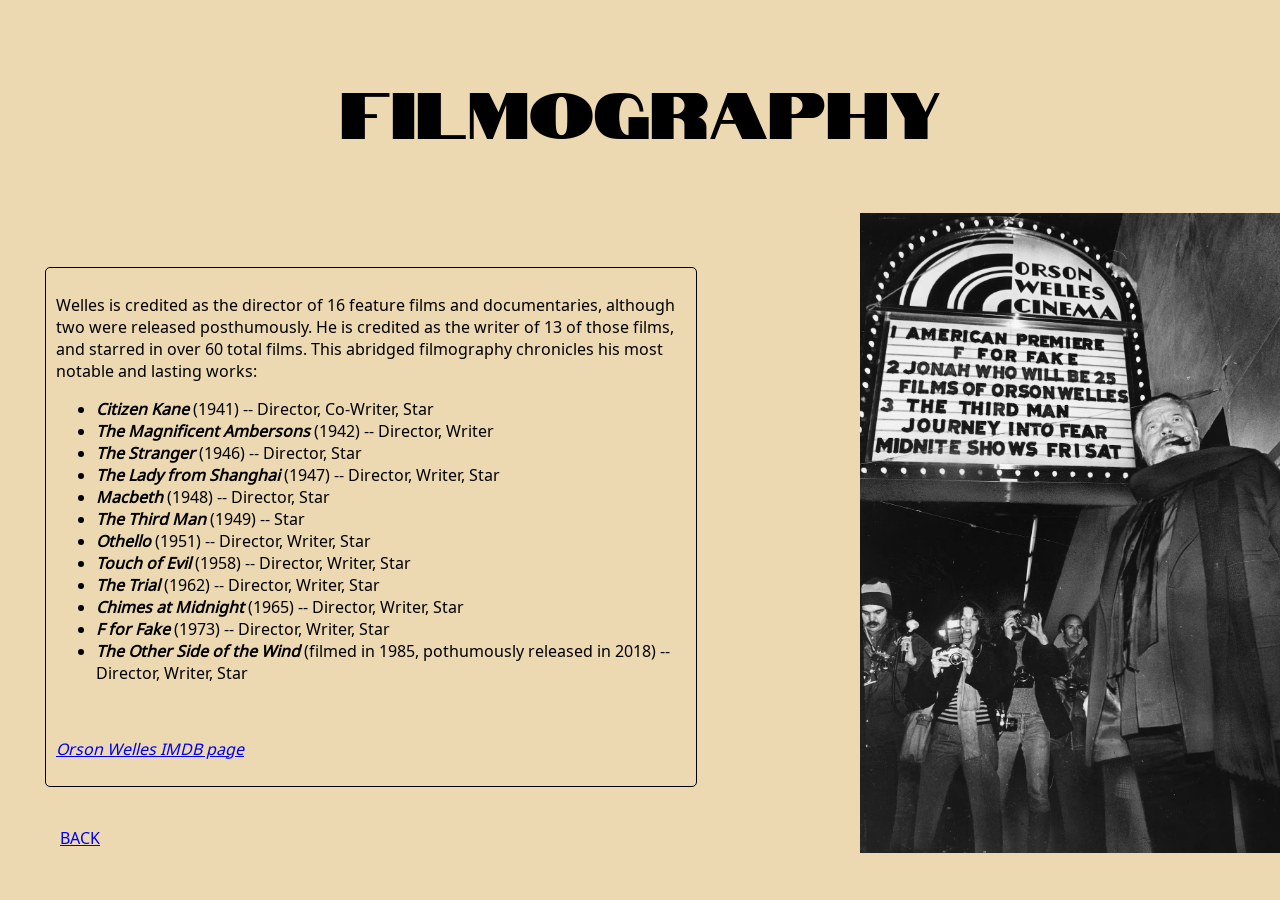
<file: fansite/index2.html>
<!doctype html>

<html lang="en">

<head>
  <meta charset="utf-8">
  <title>Welles Filmography</title>
  <meta name="description" content="This fanpage is dedicated to the late Orson Welles, a renowned actor and revolutionary fimmaker.">
  <meta name="author" content="Insert the content author or owner name here">
  <link rel="preconnect" href="https://fonts.googleapis.com">
<link rel="preconnect" href="https://fonts.gstatic.com" crossorigin>
<link href="https://fonts.googleapis.com/css2?family=Notable&display=swap" rel="stylesheet">
<link rel="preconnect" href="https://fonts.googleapis.com">
<link rel="preconnect" href="https://fonts.gstatic.com" crossorigin>
<link href="https://fonts.googleapis.com/css2?family=DM+Serif+Display:ital@0;1&display=swap" rel="stylesheet">
<link rel="preconnect" href="https://fonts.googleapis.com">
<link rel="preconnect" href="https://fonts.gstatic.com" crossorigin>
<link href="https://fonts.googleapis.com/css2?family=DM+Serif+Display:ital@0;1&display=swap" rel="stylesheet">
<link rel="preconnect" href="https://fonts.googleapis.com">
<link rel="preconnect" href="https://fonts.gstatic.com" crossorigin>
<link href="https://fonts.googleapis.com/css2?family=DM+Serif+Display&family=Noto+Sans+Cypriot&display=swap" rel="stylesheet">

  <script src="scripts/script.js"></script>
  <link rel="stylesheet" href="css/style.css">

</head>


<body>

<h1>Filmography</h1>

<img src="images/welles3.avif" alt="Orson Welles">

<div class="ul">
<p>Welles is credited as the director of 16 feature films and documentaries, although two were released posthumously. He is credited as the writer of 13 of those films, and starred in over 60 total films. This abridged filmography chronicles his most notable and lasting works:

<br>

<ul>
  <li><em><strong>Citizen Kane</strong></em> (1941) -- Director, Co-Writer, Star</li>
  <li><em><strong>The Magnificent Ambersons</strong></em> (1942) -- Director, Writer</li>
  <li><em><strong>The Stranger</strong></em> (1946) -- Director, Star</li>
  <li><em><strong>The Lady from Shanghai</strong></em> (1947) -- Director, Writer, Star</li>
  <li><em><strong>Macbeth</strong></em> (1948) -- Director, Star</li>
  <li><em><strong>The Third Man</strong></em> (1949) -- Star</li>
  <li><em><strong>Othello</strong></em> (1951) -- Director, Writer, Star</li>
  <li><em><strong>Touch of Evil</strong></em> (1958) -- Director, Writer, Star</li>
  <li><em><strong>The Trial</strong></em> (1962) -- Director, Writer, Star</li>
  <li><em><strong>Chimes at Midnight</strong></em> (1965) -- Director, Writer, Star</li>
  <li><em><strong>F for Fake</strong></em> (1973) -- Director, Writer, Star</li>
  <li><em><strong>The Other Side of the Wind</strong></em> (filmed in 1985, pothumously released in 2018) -- Director, Writer, Star</li>
</ul>

<br>

<p><a href="https://www.imdb.com/name/nm0000080/" target="_blank"><em>Orson Welles IMDB page</em></a></p>

</p></div>

<div class="link">
  <p><a href="https://eputnam1.github.io/J352FALL2026/fansite/index.html">BACK</a></p>
</div>

</body>

</html>
</file>
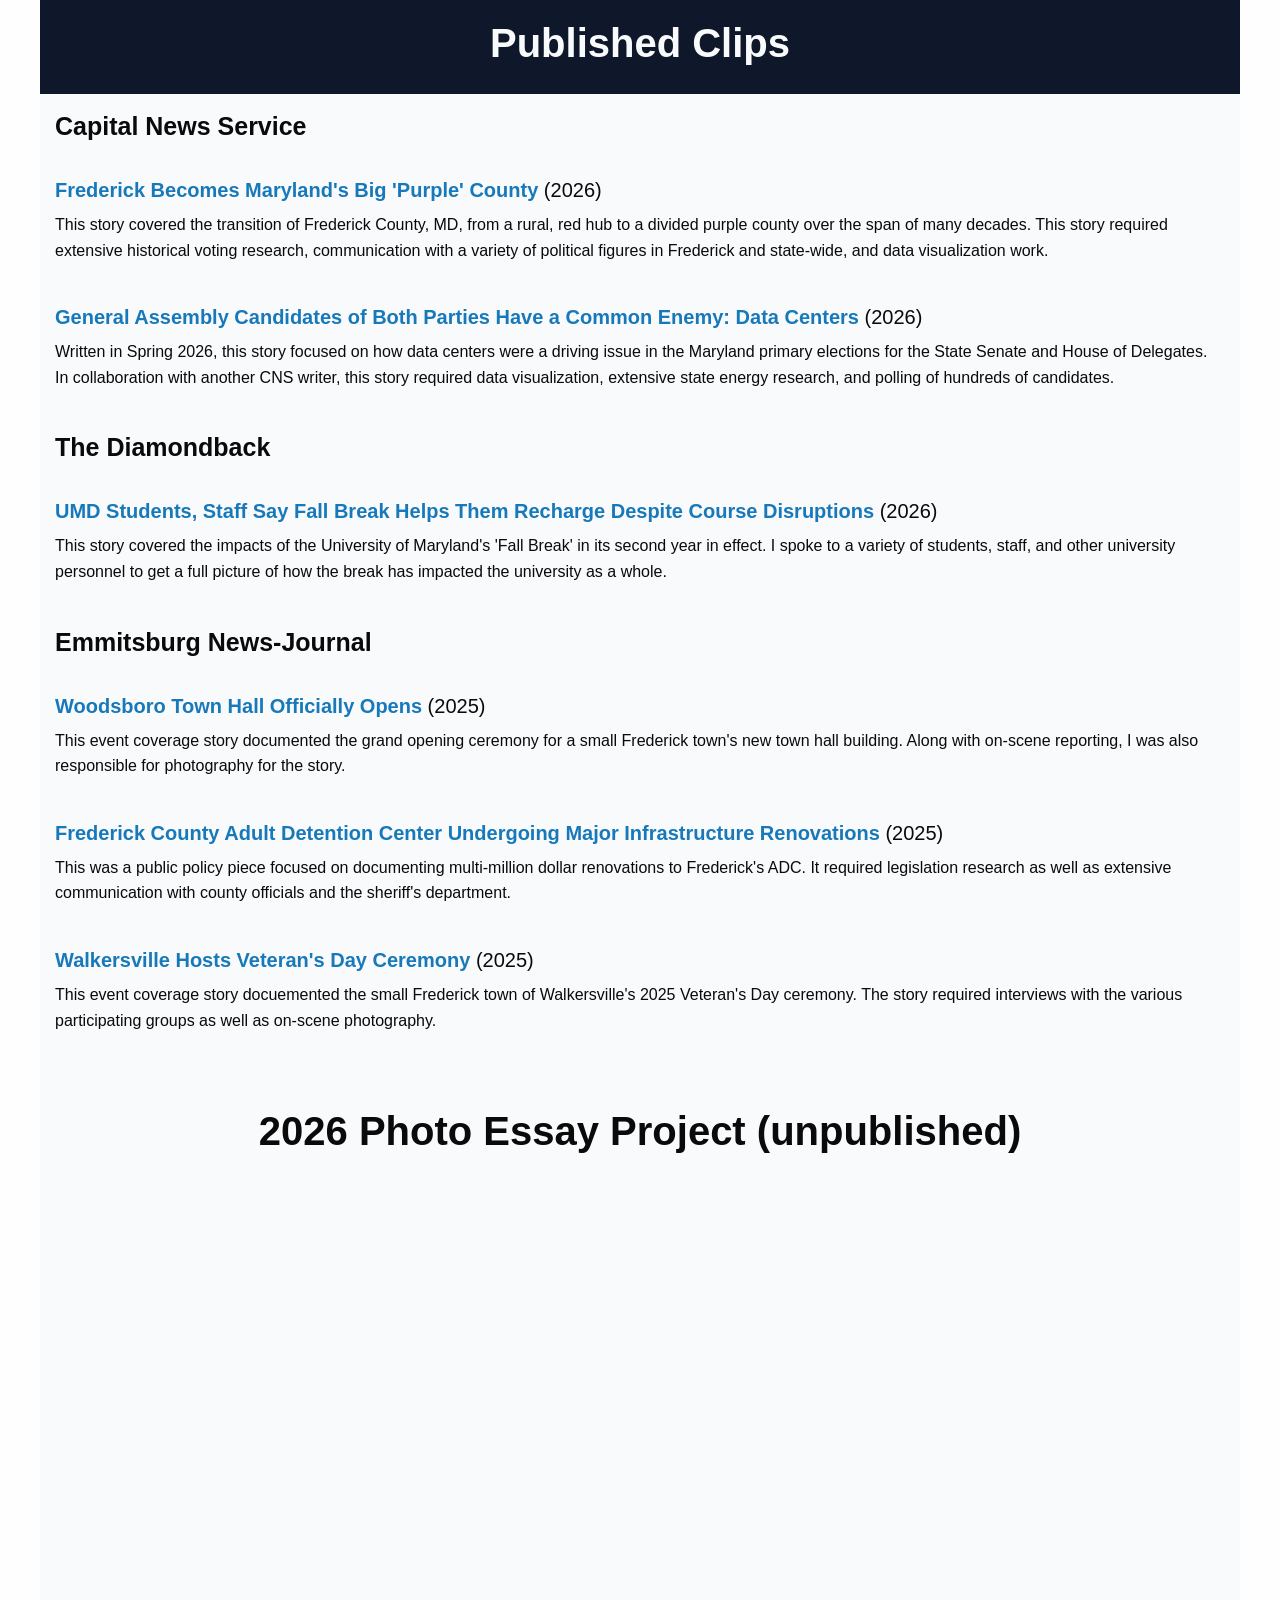
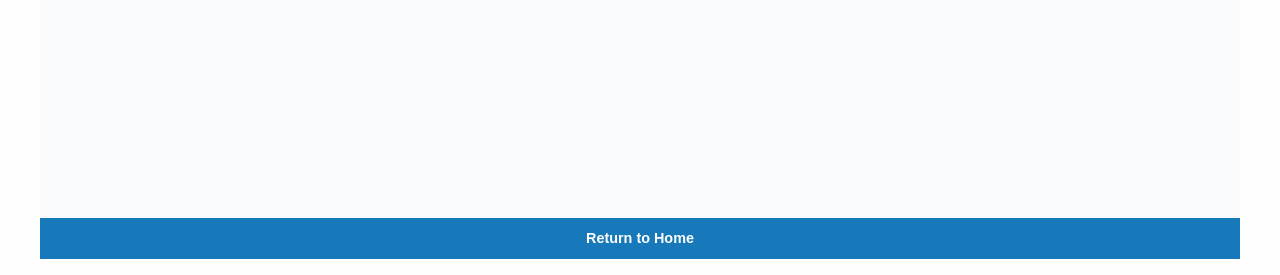
<file: portfolio/index2.html>
<!--CLIPS PAGE-->


<!doctype html>
<html class="no-js" lang="en" dir="ltr">
<head>

<!-- ORIGINAL META TAGS -->
<meta charset="utf-8">
<meta http-equiv="x-ua-compatible" content="ie=edge">
<meta name="viewport" content="width=device-width, initial-scale=1.0">

<!-- Primary Meta Tags -->
<title>Ethan Putnam -- Portfolio Website</title>
<meta name="title" content="Ethan Putnam -- Portfolio Website" />
<meta name="description" content="" />

<!-- Open Graph / Facebook -->
<meta property="og:type" content="website" />
<meta property="og:url" content="https://metatags.io/" />
<meta property="og:title" content="Ethan Putnam -- Portfolio Website" />
<meta property="og:description" content="" />
<meta property="og:image" content="https://metatags.io/images/meta-tags.png" />

<!-- X (Twitter) -->
<meta property="twitter:card" content="summary_large_image" />
<meta property="twitter:url" content="https://metatags.io/" />
<meta property="twitter:title" content="Ethan Putnam -- Portfolio Website" />
<meta property="twitter:description" content="" />
<meta property="twitter:image" content="https://metatags.io/images/meta-tags.png" />

<!-- Meta Tags Generated with https://metatags.io -->
<title>Ethan Putnam -- Clips</title>
<link rel="stylesheet" href="css/foundation.css">
<link rel="stylesheet" href="css/app.css">

<!-- INSERT FONT -->
<link rel="preconnect" href="https://fonts.googleapis.com">
<link rel="preconnect" href="https://fonts.gstatic.com" crossorigin>
<link href="https://fonts.googleapis.com/css2?family=Noto+Sans+Linear+A&display=swap" rel="stylesheet">


</head>
<body>

<div class="grid-container">
<div class="grid-x grid-padding-x grid-padding-y">


<!-- TOP -->

<div class="large-12 medium-12 small-12 cell pageHeader">
<h2><strong>Published Clips</strong></h2>
</div>

<!-- CLIPS -->

<div class="large-12 medium-12 small-12 cell oneBox">

<h4><strong>Capital News Service</strong></h4><br>
<h5>
    <a href="https://cnsmaryland.org/2026/05/06/frederick-becomes-marylands-big-purple-county/" target="_blank"><strong>Frederick Becomes Maryland's Big 'Purple' County</strong></a> (2026)</h5>
    <p>This story covered the transition of Frederick County, MD, from a rural, red hub to a divided purple county over the span of many decades. This story required extensive historical voting research, communication with a variety of political figures in Frederick and state-wide, and data visualization work.</p><br>

<h5>    
    <a href="https://cnsmaryland.org/2026/06/05/general-assembly-candidates-of-both-parties-have-a-common-enemy-data-centers/" target="_blank"><strong>General Assembly Candidates of Both Parties Have a Common Enemy: Data Centers</strong></a> (2026)
</h5>
<p>Written in Spring 2026, this story focused on how data centers were a driving issue in the Maryland primary elections for the State Senate and House of Delegates. In collaboration with another CNS writer, this story required data visualization, extensive state energy research, and polling of hundreds of candidates.</p>

<br>

<h4><strong>The Diamondback</strong></h4><br>
<h5>
    <a href="https://dbknews.com/2026/10/06/umd-fall-break-2026/" target="_blank"><strong>UMD Students, Staff Say Fall Break Helps Them Recharge Despite Course Disruptions</strong></a> (2026)</h5>
    <p>This story covered the impacts of the University of Maryland's 'Fall Break' in its second year in effect. I spoke to a variety of students, staff, and other university personnel to get a full picture of how the break has impacted the university as a whole.</p><br>

<h4><strong>Emmitsburg News-Journal</strong></h4><br>
<h5>
    <a href="https://www.emmitsburg.net/archive_list/articles/ce/woodsboro/2025/town_hall_opens.htm" target="_blank"><strong>Woodsboro Town Hall Officially Opens</strong></a> (2025)</h5>
    <p>This event coverage story documented the grand opening ceremony for a small Frederick town's new town hall building. Along with on-scene reporting, I was also responsible for photography for the story.</p><br>

<h5>
<a href="https://www.emmitsburg.net/archive_list/articles/ce/frederick_co/2025/adc.htm" target="_blank"><strong>Frederick County Adult Detention Center Undergoing Major Infrastructure Renovations</strong></a> (2025)</h5>
    <p>This was a public policy piece focused on documenting multi-million dollar renovations to Frederick's ADC. It required legislation research as well as extensive communication with county officials and the sheriff's department.</p><br>

<h5>
<a href="https://www.emmitsburg.net/archive_list/articles/ce/walkersville/2025/veterans_day.htm" target="_blank"><strong>Walkersville Hosts Veteran's Day Ceremony</strong></a> (2025)</h5>
    <p>This event coverage story docuemented the small Frederick town of Walkersville's 2025 Veteran's Day ceremony. The story required interviews with the various participating groups as well as on-scene photography.</p><br>

</div>

<div class="large-12 medium-12 small-12 cell pageHeadertwo">
<h2><strong>2026 Photo Essay Project (unpublished)</strong></h2>

<iframe src="https://1drv.ms/p/c/349e87a3585b59c4/IQRdSAhRXb1XSrYxSAbt_700AcwTwxuQ2Q1JheU8QxarKNo?em=2&amp;wdAr=1.7777777777777777" width="100%" margin="0 auto" max-width="1120px" height="630px" frameborder="0" title="PowerPoint Viewer">This is an embedded <a target="_blank" href="https://office.com">Microsoft Office</a> presentation, powered by <a target="_blank" href="https://office.com/webapps">Office</a>.</iframe>

</div>

<!-- RETURN LINK -->
<a class="button expanded" href="index.html"><strong>Return to Home</strong></a>







<script src="js/vendor/jquery.js"></script>
<script src="js/vendor/what-input.js"></script>
<script src="js/vendor/foundation.js"></script>
<script src="js/app.js"></script>
</body>
</html>
</file>
<file: colored_boxes/css/app.css>
.pageHeader {background-color: #f4f4f4;}

.red {background-color: #ff0000; color: #ffffff}
.lightgray {background-color: #999999; color: #ffffff}

.midgray {background-color: #666666; color: #ffffff}
.darkgray {background-color: #333333; color: #ffffff}

.yellow {background-color: #cfa339; color: #ffffff}
.purple {background-color: #55148c; color: #ffffff}
.teal {background-color: #376d6a; color: #ffffff}

.black {background-color: #000000; color: #ffffff}
.green {background-color: #008000; color: #ffffff}
.pink {background-color: #ff66cc; color: #ffffff}
.brown {background-color: #7b3f00; color: #ffffff}

.orange {background-color: #ff5733; color: #ffffff}
.lightblue {background-color: #33a2ff; color: #ffffff}
.darkpurple {background-color: #5e1769; color: #ffffff}
.magenta {background-color: #775f66; color: #ffffff}
.lightgreen {background-color: #93a496; color: #ffffff}
</file>
<file: fansite/css/style.css>
body {
  background-color:#ECD8B1;
  margin: 10px;
}
h1 {text-align: center; color:#000000; padding:20px;
  font-family: "Notable", sans-serif;
  font-weight: 400;
  font-style: normal;
  font-size: 4.1rem;
}
p {color:#000000}
img {max-height: 640px;max-width: 512px; margin-left: 850px; margin-top: 0px}

h2 {margin-left: 20px;
  font-family: "DM Serif Display", serif;
  font-weight: 400;
  font-style: normal;
font-size: 2.3rem;
margin-top: -650px}

.top_1 {
  border:solid 0.5px #000;
  padding:10px;
  border-radius:5px;
  width: 50%;
  padding-top: 20;
  text-align: left;
  font-family: "Noto Sans Cypriot", sans-serif;
  font-weight: 400;
  font-style: normal;
}

.pic img {
  width: 100%;
  height: auto;
  margin: 10px;
  margin-left: 85px;
}

h3 {
  font-family: "DM Serif Display", serif;
  font-weight: 400;
  font-style: normal;
font-size: 2.3rem;
margin-left: 930px;
margin-top: -470px;}

iframe {
  margin-left: 830px;
  margin-top: -800px;
}

.img2 img {
  margin-left: -90px;
}

.ul {
  border:solid 0.5px #000;
  padding:10px;
  border-radius:5px;
  width: 50%;
  padding-top: 20;
  text-align: left;
  font-family: "Noto Sans Cypriot", sans-serif;
  font-weight: 400;
  font-style: normal;
  margin-top: -590px;
  margin-left: 35px;
}

.link {
  font-family: "Noto Sans Cypriot", sans-serif;
  font-weight: 400;
  font-style: normal;
  text-align: left;
  margin-left: 50px;
  margin-top: 40px;
}
</file>
<file: Knightlabs/css/app.css>
.pageHeader {background-color: #0037c3; color: #ffffff; text-align: center;}

.timeLine {background-color: #0037c3;; color: #ffffff;}

.leftBox {background-color: #C60C30; color: #ffffff}

h1 {font-family: "Oswald", sans-serif;
  font-optical-sizing: auto;
  font-weight: 700;
  font-style: normal;
	font-size: 100px}
h2 {margin-top: 150px;
	font-family: "Oswald", sans-serif;
  font-optical-sizing: auto;
  font-weight: 700;
  font-style: normal;}

.juxTa {background-color: #C60C30; color: #ffffff;}
</file>
<file: midterm/css/app.css>
.pageHeader {background-color: #ffffff; color: #000000;}
h1 {font-family: "IBM Plex Serif", serif;
  font-weight: 300;
  font-style: normal;
  text-align: center;
  font-size: 70px}

.oneBox {background-color: #ffffff; font-family: "IBM Plex Sans", sans-serif;
  font-optical-sizing: auto;
  font-weight: <weight>;
  font-style: normal;
  font-variation-settings:
    "wdth" 100;}

.twoBox {background-color: #ffffff; font-family: "IBM Plex Sans", sans-serif;
  font-optical-sizing: auto;
  font-weight: <weight>;
  font-style: normal;
  font-variation-settings:
    "wdth" 100;}

.threeBox {background-color: #ffffff; font-family: "IBM Plex Sans", sans-serif;
  font-optical-sizing: auto;
  font-weight: <weight>;
  font-style: normal;
  font-variation-settings:
    "wdth" 100;}
</file>
<file: portfolio/css/app.css>
.pageHeader {background-color: #0F172A; color: #F8FAFC;font-family: "Noto Sans Linear A", sans-serif;
  font-weight: 400;
  font-style: normal; text-align:center;}

.pageHeadertwo {background-color: #F8FAFC; font-family: "Noto Sans Linear A", sans-serif;
  font-weight: 400;
  font-style: normal; text-align:center;}

.oneBox {background-color: #F8FAFC; font-family: "IBM Plex Sans", sans-serif;
  font-optical-sizing: auto;
  font-weight: <weight>;
  font-style: normal;
  font-variation-settings:
    "wdth" 100;}

.twoBox {background-color: #0F172A; color: #F8FAFC; font-family: "IBM Plex Sans", sans-serif;
  font-optical-sizing: auto;
  font-weight: <weight>;
  font-style: normal;
  font-variation-settings:
    "wdth" 100;}

.threeBox {background-color: #F8FAFC; font-family: "IBM Plex Sans", sans-serif;
  font-optical-sizing: auto;
  font-weight: <weight>;
  font-style: normal;
  font-variation-settings:
    "wdth" 100;}
</file>
<file: review/css/app.css>
.pageHeader {background-color: #000000; color: #ffffff;}

h1 {font-family: "Oswald", sans-serif;
  font-optical-sizing: auto;
  font-weight: <weight>;
  font-style: normal;
  text-align: center;
}

.oneBox {background-color: #9ED18C;}
.twoBox {background-color: #BF8CD1;}
</file>
<file: Starter/css/style.css>
body {
  background-color:#ffffff;
}
h1 {color:#ff0000; background-color:#000000; padding:20px}
p {color:#999999;}
</file>
<file: Berlin/HTMLTemplate/css/app.css>
/* GLOBAL ARTICLE STYLES */

body {

}

h1 {
text-align: center;
padding: 10px;
font-family: "IBM Plex Serif", serif;
font-weight: 500;
font-style: normal;
}



p {

}


.navStyle {
	background-color: #000;
	color: #fff;
	height: 50px;
	padding: 12px;
	text-align: center;
}
.navStyle a {
	color: #f4f4f4;
	text-decoration: none;
}
.navStyle a:hover {
	color: #009cff;
}
.navItem {
	margin: 0 25px 0 25px;
}

.headLine {
	padding: 50px 0 0 0;
}

.bodyCopy {
	padding: 50px 0 0 0;
}
.footerStyle {
	background-color: #009cff;
	color: #fff;
	padding: 12px;
	height: 50px;
	text-align: center;
	margin-top: 50px;
}
.rtt {
	text-align: center;
	margin-top: 50px;
}
.rtt a {
	color: #009cff;
	text-decoration: none;
	font-weight: bold;
}
.rtt a:hover {
	color: #09639c;
}

.vidLink {
	background-color:#f4f4f4;
}

.callout {
  background-color: #f4f4f4;
}
</file>
